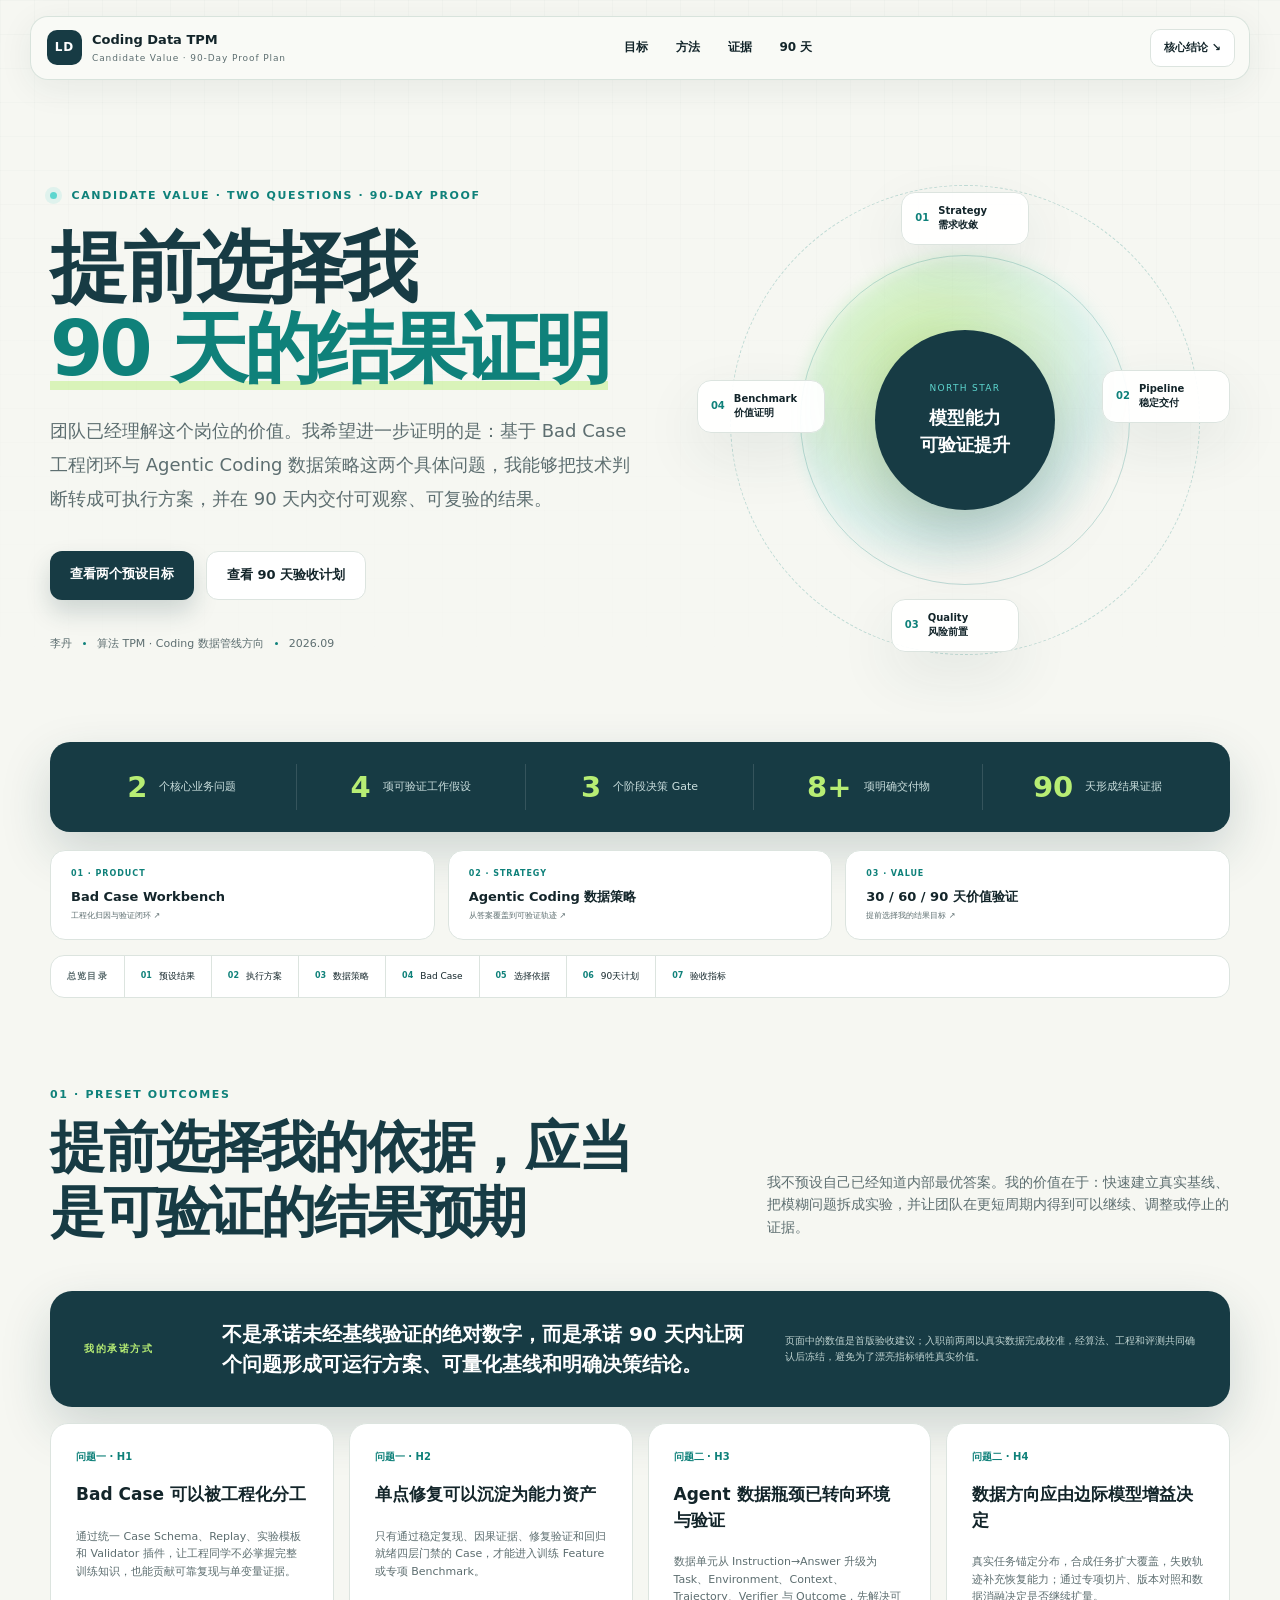
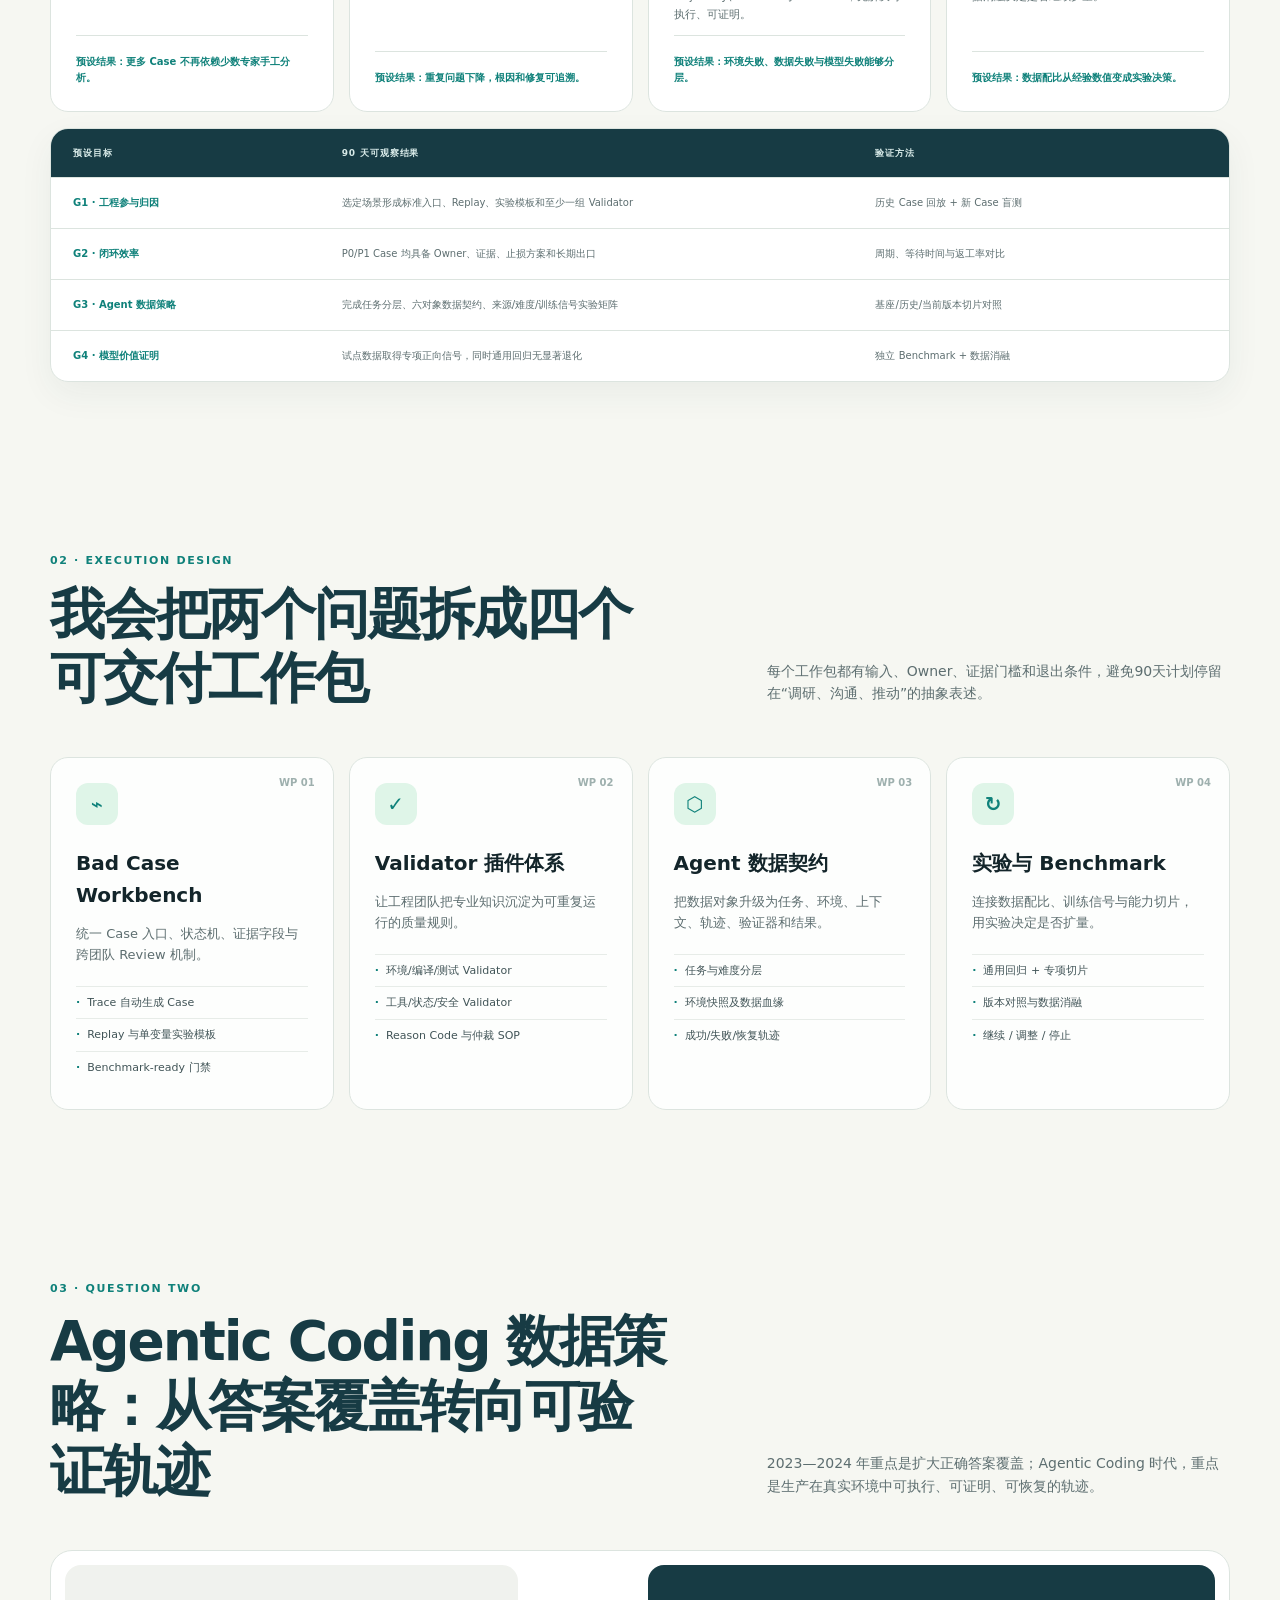
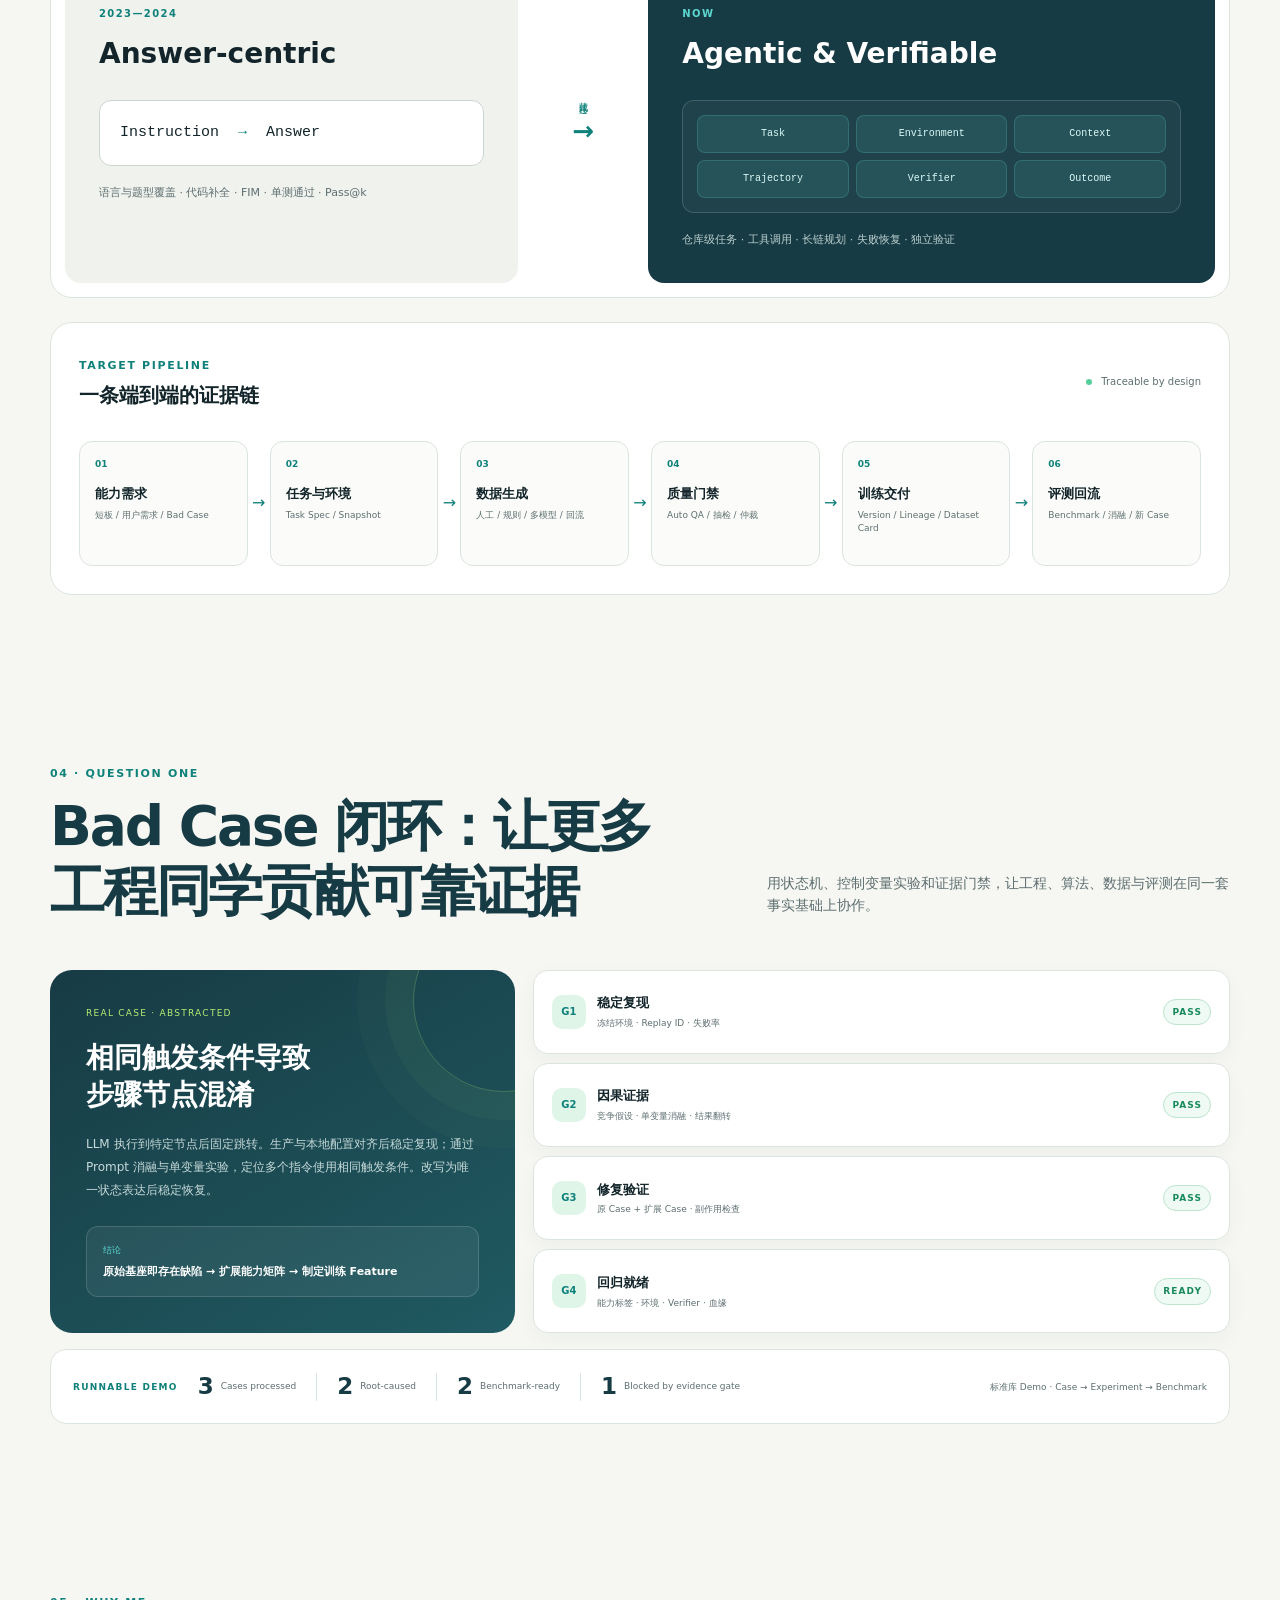
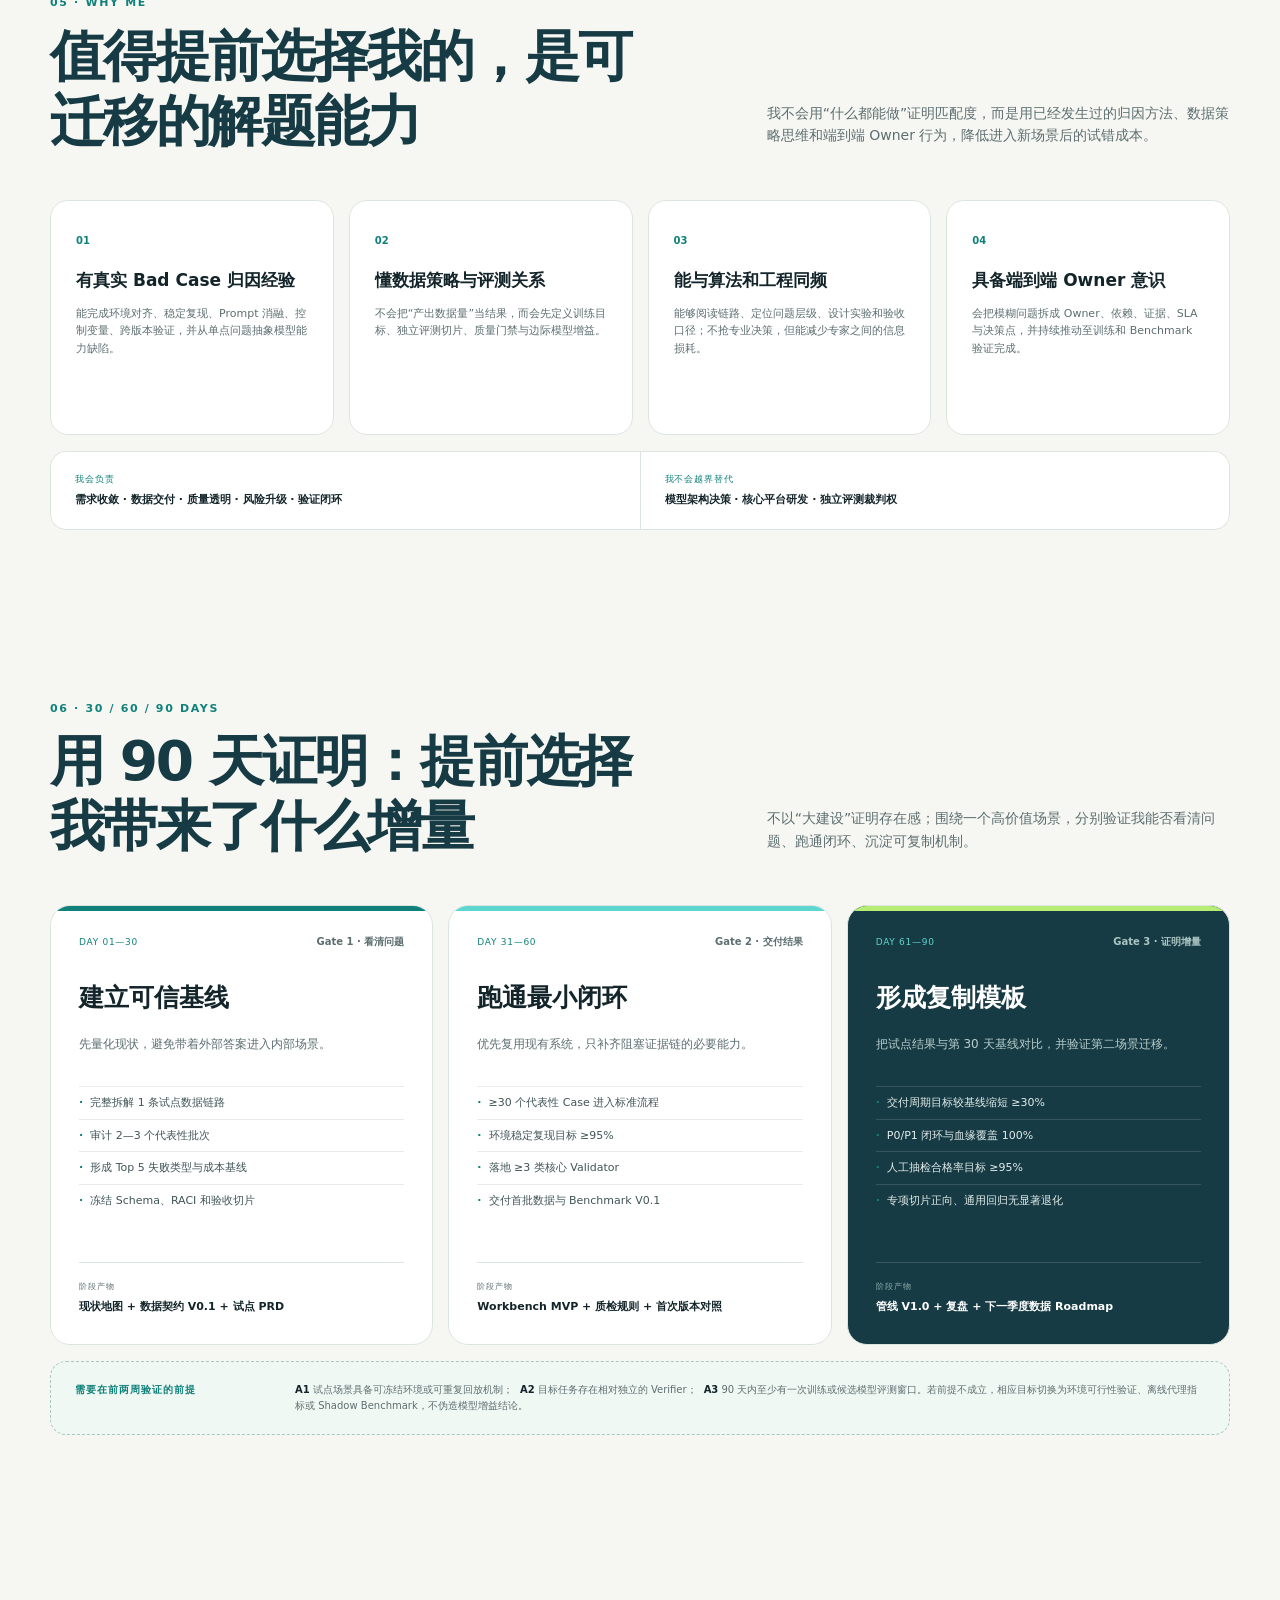
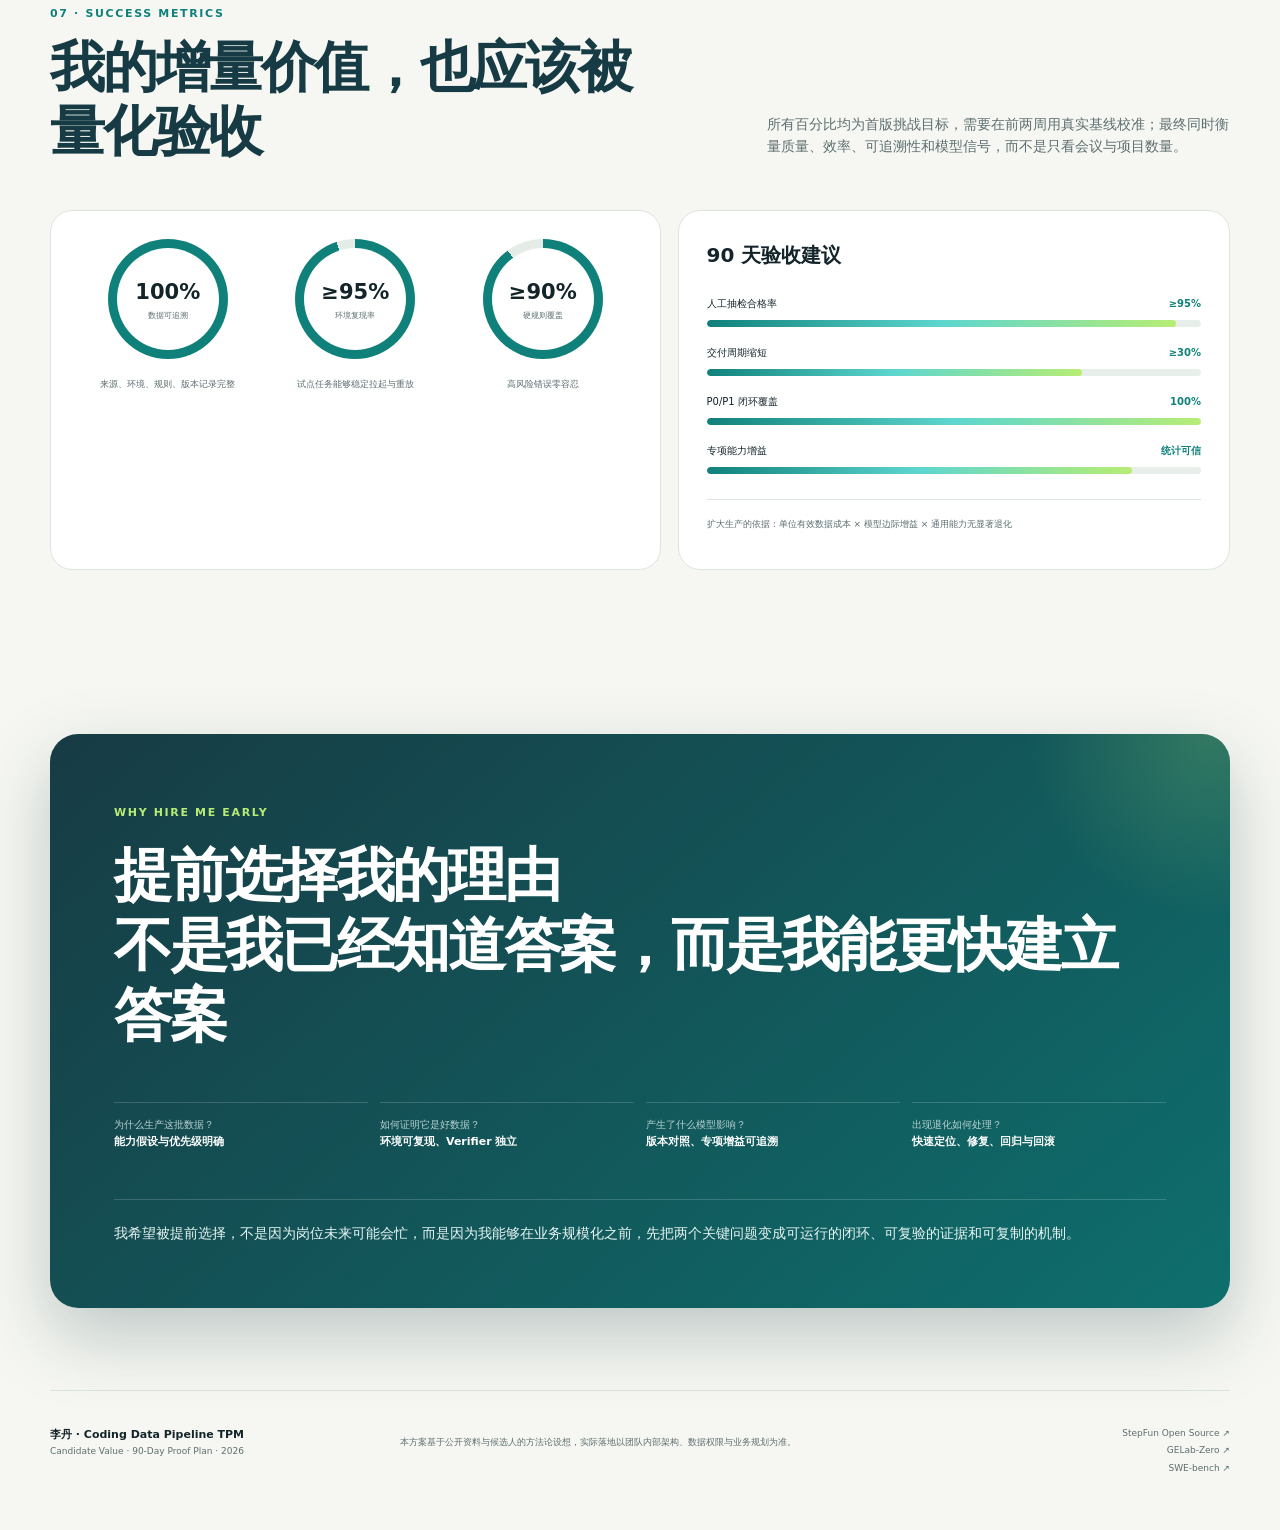
<file: index.html>
<!doctype html>
<html lang="zh-CN">
<head>
  <meta charset="utf-8">
  <meta name="viewport" content="width=device-width, initial-scale=1">
  <meta name="description" content="李丹如何在 90 天内证明 Coding 数据管线 TPM 的交付价值：两个问题、四项工作假设与可验收目标。">
  <title>为什么值得提前选择我｜Coding 数据管线 TPM 90 天验证计划</title>
  <link rel="stylesheet" href="styles.css">
  <link rel="stylesheet" href="clean.css">
</head>
<body>
  <div class="reading-progress" aria-hidden="true"><span id="progressBar"></span></div>
  <header class="nav-shell">
    <a class="brand" href="#top" aria-label="返回顶部">
      <span class="brand-mark">LD</span>
      <span><b>Coding Data TPM</b><small>Candidate Value · 90-Day Proof Plan</small></span>
    </a>
    <nav aria-label="页面导航">
      <a href="#why-now">目标</a><a href="#strategy">方法</a><a href="#fit">证据</a><a href="#roadmap">90 天</a>
    </nav>
    <a class="nav-cta" href="#closing">核心结论 ↘</a>
  </header>

  <main id="top">
    <section class="hero section-grid">
      <div class="hero-copy reveal">
        <div class="eyebrow"><span class="pulse"></span> CANDIDATE VALUE · TWO QUESTIONS · 90-DAY PROOF</div>
        <h1>提前选择我<br><span>90 天的结果证明</span></h1>
        <p class="hero-lead">团队已经理解这个岗位的价值。我希望进一步证明的是：基于 Bad Case 工程闭环与 Agentic Coding 数据策略这两个具体问题，我能够把技术判断转成可执行方案，并在 90 天内交付可观察、可复验的结果。</p>
        <div class="hero-actions">
          <a class="button primary" href="#why-now">查看两个预设目标</a>
          <a class="button secondary" href="#roadmap">查看 90 天验收计划</a>
        </div>
        <div class="author-line"><span>李丹</span><i></i><span>算法 TPM · Coding 数据管线方向</span><i></i><span>2026.09</span></div>
      </div>

      <div class="hero-visual reveal" aria-label="数据飞轮示意图">
        <div class="orbit orbit-one"></div><div class="orbit orbit-two"></div>
        <div class="core"><small>North Star</small><strong>模型能力<br>可验证提升</strong></div>
        <div class="orbit-node n1"><b>01</b><span>Strategy<br>需求收敛</span></div>
        <div class="orbit-node n2"><b>02</b><span>Pipeline<br>稳定交付</span></div>
        <div class="orbit-node n3"><b>03</b><span>Quality<br>风险前置</span></div>
        <div class="orbit-node n4"><b>04</b><span>Benchmark<br>价值证明</span></div>
      </div>
    </section>

    <section class="signal-strip reveal" aria-label="方案核心数字">
      <div><strong>2</strong><span>个核心业务问题</span></div>
      <div><strong>4</strong><span>项可验证工作假设</span></div>
      <div><strong>3</strong><span>个阶段决策 Gate</span></div>
      <div><strong>8+</strong><span>项明确交付物</span></div>
      <div><strong>90</strong><span>天形成结果证据</span></div>
    </section>

    <section class="materials section-grid reveal" aria-label="三份独立材料">
      <a href="badcase-workbench/"><span>01 · PRODUCT</span><b>Bad Case Workbench</b><small>工程化归因与验证闭环 ↗</small></a>
      <a href="agent-coding-strategy/"><span>02 · STRATEGY</span><b>Agentic Coding 数据策略</b><small>从答案覆盖到可验证轨迹 ↗</small></a>
      <a href="90-day-value/"><span>03 · VALUE</span><b>30 / 60 / 90 天价值验证</b><small>提前选择我的结果目标 ↗</small></a>
    </section>

    <aside class="overview-toc section-grid reveal" aria-label="总览目录">
      <span>总览目录</span><a href="#why-now"><b>01</b>预设结果</a><a href="#strategy"><b>02</b>执行方案</a><a href="#pipeline"><b>03</b>数据策略</a><a href="#case"><b>04</b>Bad Case</a><a href="#fit"><b>05</b>选择依据</a><a href="#roadmap"><b>06</b>90天计划</a><a href="#metrics"><b>07</b>验收指标</a>
    </aside>

    <section class="section why-now" id="why-now">
      <div class="section-heading reveal">
        <div><span class="kicker">01 · PRESET OUTCOMES</span><h2>提前选择我的依据，应当是可验证的结果预期</h2></div>
        <p>我不预设自己已经知道内部最优答案。我的价值在于：快速建立真实基线、把模糊问题拆成实验，并让团队在更短周期内得到可以继续、调整或停止的证据。</p>
      </div>
      <div class="decision-callout reveal">
        <span>我的承诺方式</span>
        <h3>不是承诺未经基线验证的绝对数字，而是承诺 90 天内让两个问题形成可运行方案、可量化基线和明确决策结论。</h3>
        <p>页面中的数值是首版验收建议；入职前两周以真实数据完成校准，经算法、工程和评测共同确认后冻结，避免为了漂亮指标牺牲真实价值。</p>
      </div>
      <div class="why-grid">
        <article class="why-card reveal"><span>问题一 · H1</span><h3>Bad Case 可以被工程化分工</h3><p>通过统一 Case Schema、Replay、实验模板和 Validator 插件，让工程同学不必掌握完整训练知识，也能贡献可靠复现与单变量证据。</p><b>预设结果：更多 Case 不再依赖少数专家手工分析。</b></article>
        <article class="why-card reveal"><span>问题一 · H2</span><h3>单点修复可以沉淀为能力资产</h3><p>只有通过稳定复现、因果证据、修复验证和回归就绪四层门禁的 Case，才能进入训练 Feature 或专项 Benchmark。</p><b>预设结果：重复问题下降，根因和修复可追溯。</b></article>
        <article class="why-card reveal"><span>问题二 · H3</span><h3>Agent 数据瓶颈已转向环境与验证</h3><p>数据单元从 Instruction→Answer 升级为 Task、Environment、Context、Trajectory、Verifier 与 Outcome，先解决可执行、可证明。</p><b>预设结果：环境失败、数据失败与模型失败能够分层。</b></article>
        <article class="why-card reveal"><span>问题二 · H4</span><h3>数据方向应由边际模型增益决定</h3><p>真实任务锚定分布，合成任务扩大覆盖，失败轨迹补充恢复能力；通过专项切片、版本对照和数据消融决定是否继续扩量。</p><b>预设结果：数据配比从经验数值变成实验决策。</b></article>
      </div>
      <div class="goal-table reveal">
        <div class="goal-row goal-head"><span>预设目标</span><span>90 天可观察结果</span><span>验证方法</span></div>
        <div class="goal-row"><b>G1 · 工程参与归因</b><span>选定场景形成标准入口、Replay、实验模板和至少一组 Validator</span><span>历史 Case 回放 + 新 Case 盲测</span></div>
        <div class="goal-row"><b>G2 · 闭环效率</b><span>P0/P1 Case 均具备 Owner、证据、止损方案和长期出口</span><span>周期、等待时间与返工率对比</span></div>
        <div class="goal-row"><b>G3 · Agent 数据策略</b><span>完成任务分层、六对象数据契约、来源/难度/训练信号实验矩阵</span><span>基座/历史/当前版本切片对照</span></div>
        <div class="goal-row"><b>G4 · 模型价值证明</b><span>试点数据取得专项正向信号，同时通用回归无显著退化</span><span>独立 Benchmark + 数据消融</span></div>
      </div>
    </section>

    <section class="section" id="strategy">
      <div class="section-heading reveal">
        <div><span class="kicker">02 · EXECUTION DESIGN</span><h2>我会把两个问题拆成四个可交付工作包</h2></div>
        <p>每个工作包都有输入、Owner、证据门槛和退出条件，避免90天计划停留在“调研、沟通、推动”的抽象表述。</p>
      </div>
      <div class="strategy-grid">
        <article class="strategy-card reveal"><span>WP 01</span><div class="icon">⌁</div><h3>Bad Case Workbench</h3><p>统一 Case 入口、状态机、证据字段与跨团队 Review 机制。</p><ul><li>Trace 自动生成 Case</li><li>Replay 与单变量实验模板</li><li>Benchmark-ready 门禁</li></ul></article>
        <article class="strategy-card reveal"><span>WP 02</span><div class="icon">✓</div><h3>Validator 插件体系</h3><p>让工程团队把专业知识沉淀为可重复运行的质量规则。</p><ul><li>环境/编译/测试 Validator</li><li>工具/状态/安全 Validator</li><li>Reason Code 与仲裁 SOP</li></ul></article>
        <article class="strategy-card reveal"><span>WP 03</span><div class="icon">⬡</div><h3>Agent 数据契约</h3><p>把数据对象升级为任务、环境、上下文、轨迹、验证器和结果。</p><ul><li>任务与难度分层</li><li>环境快照及数据血缘</li><li>成功/失败/恢复轨迹</li></ul></article>
        <article class="strategy-card reveal"><span>WP 04</span><div class="icon">↻</div><h3>实验与 Benchmark</h3><p>连接数据配比、训练信号与能力切片，用实验决定是否扩量。</p><ul><li>通用回归 + 专项切片</li><li>版本对照与数据消融</li><li>继续 / 调整 / 停止</li></ul></article>
      </div>
    </section>

    <section class="section evolution" id="pipeline">
      <div class="section-heading reveal">
        <div><span class="kicker">03 · QUESTION TWO</span><h2>Agentic Coding 数据策略：从答案覆盖转向可验证轨迹</h2></div>
        <p>2023—2024 年重点是扩大正确答案覆盖；Agentic Coding 时代，重点是生产在真实环境中可执行、可证明、可恢复的轨迹。</p>
      </div>
      <div class="compare reveal">
        <div class="compare-side legacy"><span class="year">2023—2024</span><h3>Answer-centric</h3><div class="formula">Instruction <b>→</b> Answer</div><p>语言与题型覆盖 · 代码补全 · FIM · 单测通过 · Pass@k</p></div>
        <div class="shift-arrow"><span>范式迁移</span><b>→</b></div>
        <div class="compare-side agentic"><span class="year">NOW</span><h3>Agentic &amp; Verifiable</h3><div class="formula six"><i>Task</i><i>Environment</i><i>Context</i><i>Trajectory</i><i>Verifier</i><i>Outcome</i></div><p>仓库级任务 · 工具调用 · 长链规划 · 失败恢复 · 独立验证</p></div>
      </div>

      <div class="flow-board reveal" aria-label="目标数据管线">
        <div class="flow-head"><div><span class="kicker">TARGET PIPELINE</span><h3>一条端到端的证据链</h3></div><span class="status"><i></i> Traceable by design</span></div>
        <div class="flow">
          <div class="flow-node"><b>01</b><strong>能力需求</strong><small>短板 / 用户需求 / Bad Case</small></div><em>→</em>
          <div class="flow-node"><b>02</b><strong>任务与环境</strong><small>Task Spec / Snapshot</small></div><em>→</em>
          <div class="flow-node"><b>03</b><strong>数据生成</strong><small>人工 / 规则 / 多模型 / 回流</small></div><em>→</em>
          <div class="flow-node"><b>04</b><strong>质量门禁</strong><small>Auto QA / 抽检 / 仲裁</small></div><em>→</em>
          <div class="flow-node"><b>05</b><strong>训练交付</strong><small>Version / Lineage / Dataset Card</small></div><em>→</em>
          <div class="flow-node"><b>06</b><strong>评测回流</strong><small>Benchmark / 消融 / 新 Case</small></div>
        </div>
      </div>
    </section>

    <section class="section case-section" id="case">
      <div class="section-heading reveal">
        <div><span class="kicker">04 · QUESTION ONE</span><h2>Bad Case 闭环：让更多工程同学贡献可靠证据</h2></div>
        <p>用状态机、控制变量实验和证据门禁，让工程、算法、数据与评测在同一套事实基础上协作。</p>
      </div>
      <div class="case-grid">
        <article class="case-story reveal">
          <div class="case-tag">REAL CASE · ABSTRACTED</div>
          <h3>相同触发条件导致<br>步骤节点混淆</h3>
          <p>LLM 执行到特定节点后固定跳转。生产与本地配置对齐后稳定复现；通过 Prompt 消融与单变量实验，定位多个指令使用相同触发条件。改写为唯一状态表达后稳定恢复。</p>
          <div class="case-result"><span>结论</span><strong>原始基座即存在缺陷 → 扩展能力矩阵 → 制定训练 Feature</strong></div>
        </article>
        <div class="gates reveal">
          <div class="gate active"><span>G1</span><div><strong>稳定复现</strong><small>冻结环境 · Replay ID · 失败率</small></div><b>PASS</b></div>
          <div class="gate active"><span>G2</span><div><strong>因果证据</strong><small>竞争假设 · 单变量消融 · 结果翻转</small></div><b>PASS</b></div>
          <div class="gate active"><span>G3</span><div><strong>修复验证</strong><small>原 Case + 扩展 Case · 副作用检查</small></div><b>PASS</b></div>
          <div class="gate active"><span>G4</span><div><strong>回归就绪</strong><small>能力标签 · 环境 · Verifier · 血缘</small></div><b>READY</b></div>
        </div>
      </div>
      <div class="demo-strip reveal">
        <span class="demo-label">RUNNABLE DEMO</span>
        <div><strong>3</strong><small>Cases processed</small></div><i></i><div><strong>2</strong><small>Root-caused</small></div><i></i><div><strong>2</strong><small>Benchmark-ready</small></div><i></i><div><strong>1</strong><small>Blocked by evidence gate</small></div>
        <span class="demo-note">标准库 Demo · Case → Experiment → Benchmark</span>
      </div>
    </section>

    <section class="section fit-section" id="fit">
      <div class="section-heading reveal">
        <div><span class="kicker">05 · WHY ME</span><h2>值得提前选择我的，是可迁移的解题能力</h2></div>
        <p>我不会用“什么都能做”证明匹配度，而是用已经发生过的归因方法、数据策略思维和端到端 Owner 行为，降低进入新场景后的试错成本。</p>
      </div>
      <div class="fit-grid">
        <article class="fit-card reveal"><span>01</span><h3>有真实 Bad Case 归因经验</h3><p>能完成环境对齐、稳定复现、Prompt 消融、控制变量、跨版本验证，并从单点问题抽象模型能力缺陷。</p></article>
        <article class="fit-card reveal"><span>02</span><h3>懂数据策略与评测关系</h3><p>不会把“产出数据量”当结果，而会先定义训练目标、独立评测切片、质量门禁与边际模型增益。</p></article>
        <article class="fit-card reveal"><span>03</span><h3>能与算法和工程同频</h3><p>能够阅读链路、定位问题层级、设计实验和验收口径；不抢专业决策，但能减少专家之间的信息损耗。</p></article>
        <article class="fit-card reveal"><span>04</span><h3>具备端到端 Owner 意识</h3><p>会把模糊问题拆成 Owner、依赖、证据、SLA 与决策点，并持续推动至训练和 Benchmark 验证完成。</p></article>
      </div>
      <div class="boundary reveal"><div><span>我会负责</span><b>需求收敛 · 数据交付 · 质量透明 · 风险升级 · 验证闭环</b></div><div><span>我不会越界替代</span><b>模型架构决策 · 核心平台研发 · 独立评测裁判权</b></div></div>
    </section>

    <section class="section roadmap-section" id="roadmap">
      <div class="section-heading reveal">
        <div><span class="kicker">06 · 30 / 60 / 90 DAYS</span><h2>用 90 天证明：提前选择我带来了什么增量</h2></div>
        <p>不以“大建设”证明存在感；围绕一个高价值场景，分别验证我能否看清问题、跑通闭环、沉淀可复制机制。</p>
      </div>
      <div class="roadmap">
        <article class="phase phase-one reveal"><div class="phase-top"><span>DAY 01—30</span><b>Gate 1 · 看清问题</b></div><h3>建立可信基线</h3><p>先量化现状，避免带着外部答案进入内部场景。</p><ul><li>完整拆解 1 条试点数据链路</li><li>审计 2—3 个代表性批次</li><li>形成 Top 5 失败类型与成本基线</li><li>冻结 Schema、RACI 和验收切片</li></ul><div class="phase-outcome">阶段产物 <b>现状地图 + 数据契约 V0.1 + 试点 PRD</b></div></article>
        <article class="phase phase-two reveal"><div class="phase-top"><span>DAY 31—60</span><b>Gate 2 · 交付结果</b></div><h3>跑通最小闭环</h3><p>优先复用现有系统，只补齐阻塞证据链的必要能力。</p><ul><li>≥30 个代表性 Case 进入标准流程</li><li>环境稳定复现目标 ≥95%</li><li>落地 ≥3 类核心 Validator</li><li>交付首批数据与 Benchmark V0.1</li></ul><div class="phase-outcome">阶段产物 <b>Workbench MVP + 质检规则 + 首次版本对照</b></div></article>
        <article class="phase phase-three reveal"><div class="phase-top"><span>DAY 61—90</span><b>Gate 3 · 证明增量</b></div><h3>形成复制模板</h3><p>把试点结果与第 30 天基线对比，并验证第二场景迁移。</p><ul><li>交付周期目标较基线缩短 ≥30%</li><li>P0/P1 闭环与血缘覆盖 100%</li><li>人工抽检合格率目标 ≥95%</li><li>专项切片正向、通用回归无显著退化</li></ul><div class="phase-outcome">阶段产物 <b>管线 V1.0 + 复盘 + 下一季度数据 Roadmap</b></div></article>
      </div>
      <div class="assumption-box reveal"><span>需要在前两周验证的前提</span><p><b>A1</b> 试点场景具备可冻结环境或可重复回放机制；<b>A2</b> 目标任务存在相对独立的 Verifier；<b>A3</b> 90 天内至少有一次训练或候选模型评测窗口。若前提不成立，相应目标切换为环境可行性验证、离线代理指标或 Shadow Benchmark，不伪造模型增益结论。</p></div>
    </section>

    <section class="section metrics-section" id="metrics">
      <div class="section-heading reveal">
        <div><span class="kicker">07 · SUCCESS METRICS</span><h2>我的增量价值，也应该被量化验收</h2></div>
        <p>所有百分比均为首版挑战目标，需要在前两周用真实基线校准；最终同时衡量质量、效率、可追溯性和模型信号，而不是只看会议与项目数量。</p>
      </div>
      <div class="metric-layout">
        <div class="metric-rings reveal">
          <div class="ring-card"><div class="ring p100"><span><b>100%</b><small>数据可追溯</small></span></div><p>来源、环境、规则、版本记录完整</p></div>
          <div class="ring-card"><div class="ring p95"><span><b>≥95%</b><small>环境复现率</small></span></div><p>试点任务能够稳定拉起与重放</p></div>
          <div class="ring-card"><div class="ring p90"><span><b>≥90%</b><small>硬规则覆盖</small></span></div><p>高风险错误零容忍</p></div>
        </div>
        <div class="metric-bars reveal">
          <h3>90 天验收建议</h3>
          <div class="bar-row"><div><span>人工抽检合格率</span><b>≥95%</b></div><div class="bar"><i style="--w:95%"></i></div></div>
          <div class="bar-row"><div><span>交付周期缩短</span><b>≥30%</b></div><div class="bar"><i style="--w:76%"></i></div></div>
          <div class="bar-row"><div><span>P0/P1 闭环覆盖</span><b>100%</b></div><div class="bar"><i style="--w:100%"></i></div></div>
          <div class="bar-row"><div><span>专项能力增益</span><b>统计可信</b></div><div class="bar"><i style="--w:86%"></i></div></div>
          <p class="metric-footnote">扩大生产的依据：单位有效数据成本 × 模型边际增益 × 通用能力无显著退化</p>
        </div>
      </div>
    </section>

    <section class="closing section" id="closing">
      <div class="closing-card reveal">
        <span class="kicker">WHY HIRE ME EARLY</span>
        <h2>提前选择我的理由<br>不是我已经知道答案，而是我能更快建立答案</h2>
        <div class="closing-grid">
          <p>为什么生产这批数据？<br><b>能力假设与优先级明确</b></p>
          <p>如何证明它是好数据？<br><b>环境可复现、Verifier 独立</b></p>
          <p>产生了什么模型影响？<br><b>版本对照、专项增益可追溯</b></p>
          <p>出现退化如何处理？<br><b>快速定位、修复、回归与回滚</b></p>
        </div>
        <blockquote>我希望被提前选择，不是因为岗位未来可能会忙，而是因为我能够在业务规模化之前，先把两个关键问题变成可运行的闭环、可复验的证据和可复制的机制。</blockquote>
      </div>
    </section>
  </main>

  <footer>
    <div><b>李丹 · Coding Data Pipeline TPM</b><span>Candidate Value · 90-Day Proof Plan · 2026</span></div>
    <p>本方案基于公开资料与候选人的方法论设想，实际落地以团队内部架构、数据权限与业务规划为准。</p>
    <div class="sources"><a href="https://github.com/stepfun-ai" target="_blank" rel="noreferrer">StepFun Open Source ↗</a><a href="https://github.com/stepfun-ai/gelab-zero" target="_blank" rel="noreferrer">GELab-Zero ↗</a><a href="https://arxiv.org/abs/2310.06770" target="_blank" rel="noreferrer">SWE-bench ↗</a></div>
  </footer>
  <script src="script.js"></script>
</body>
</html>
</file>
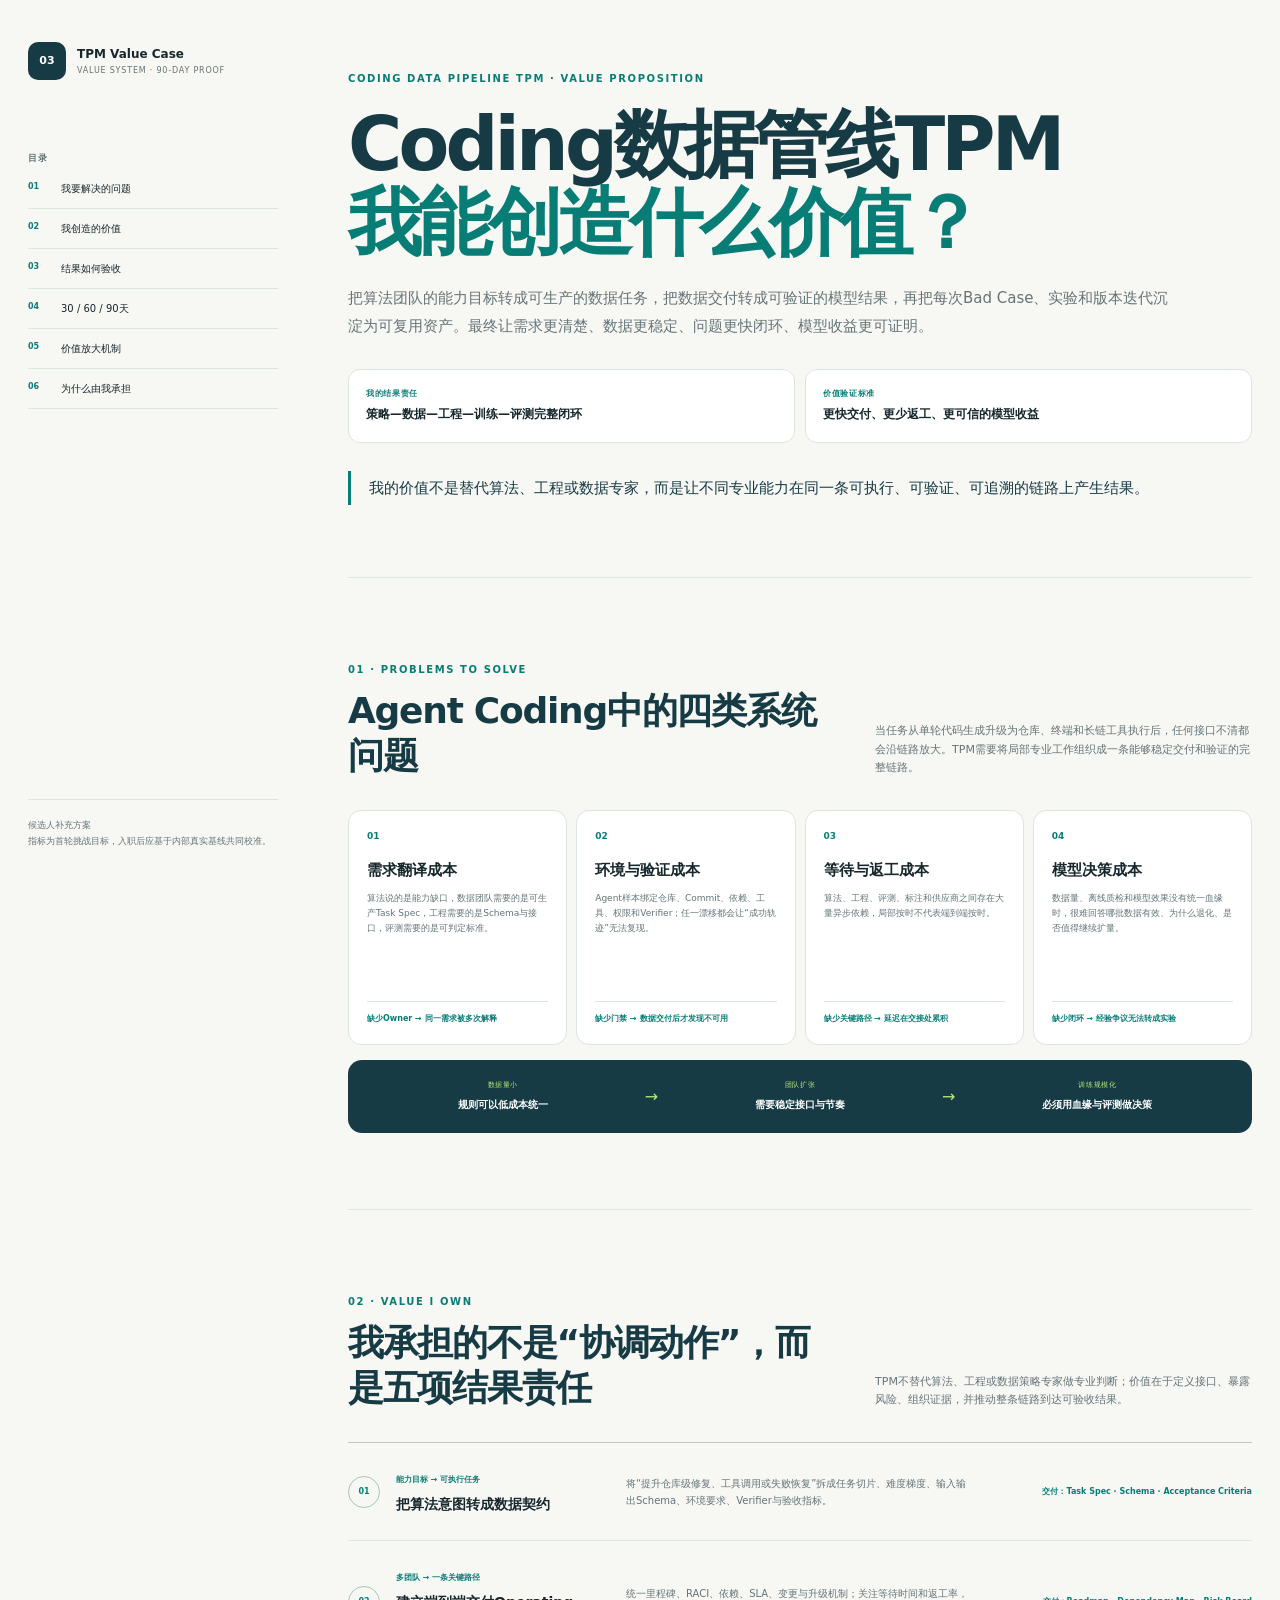
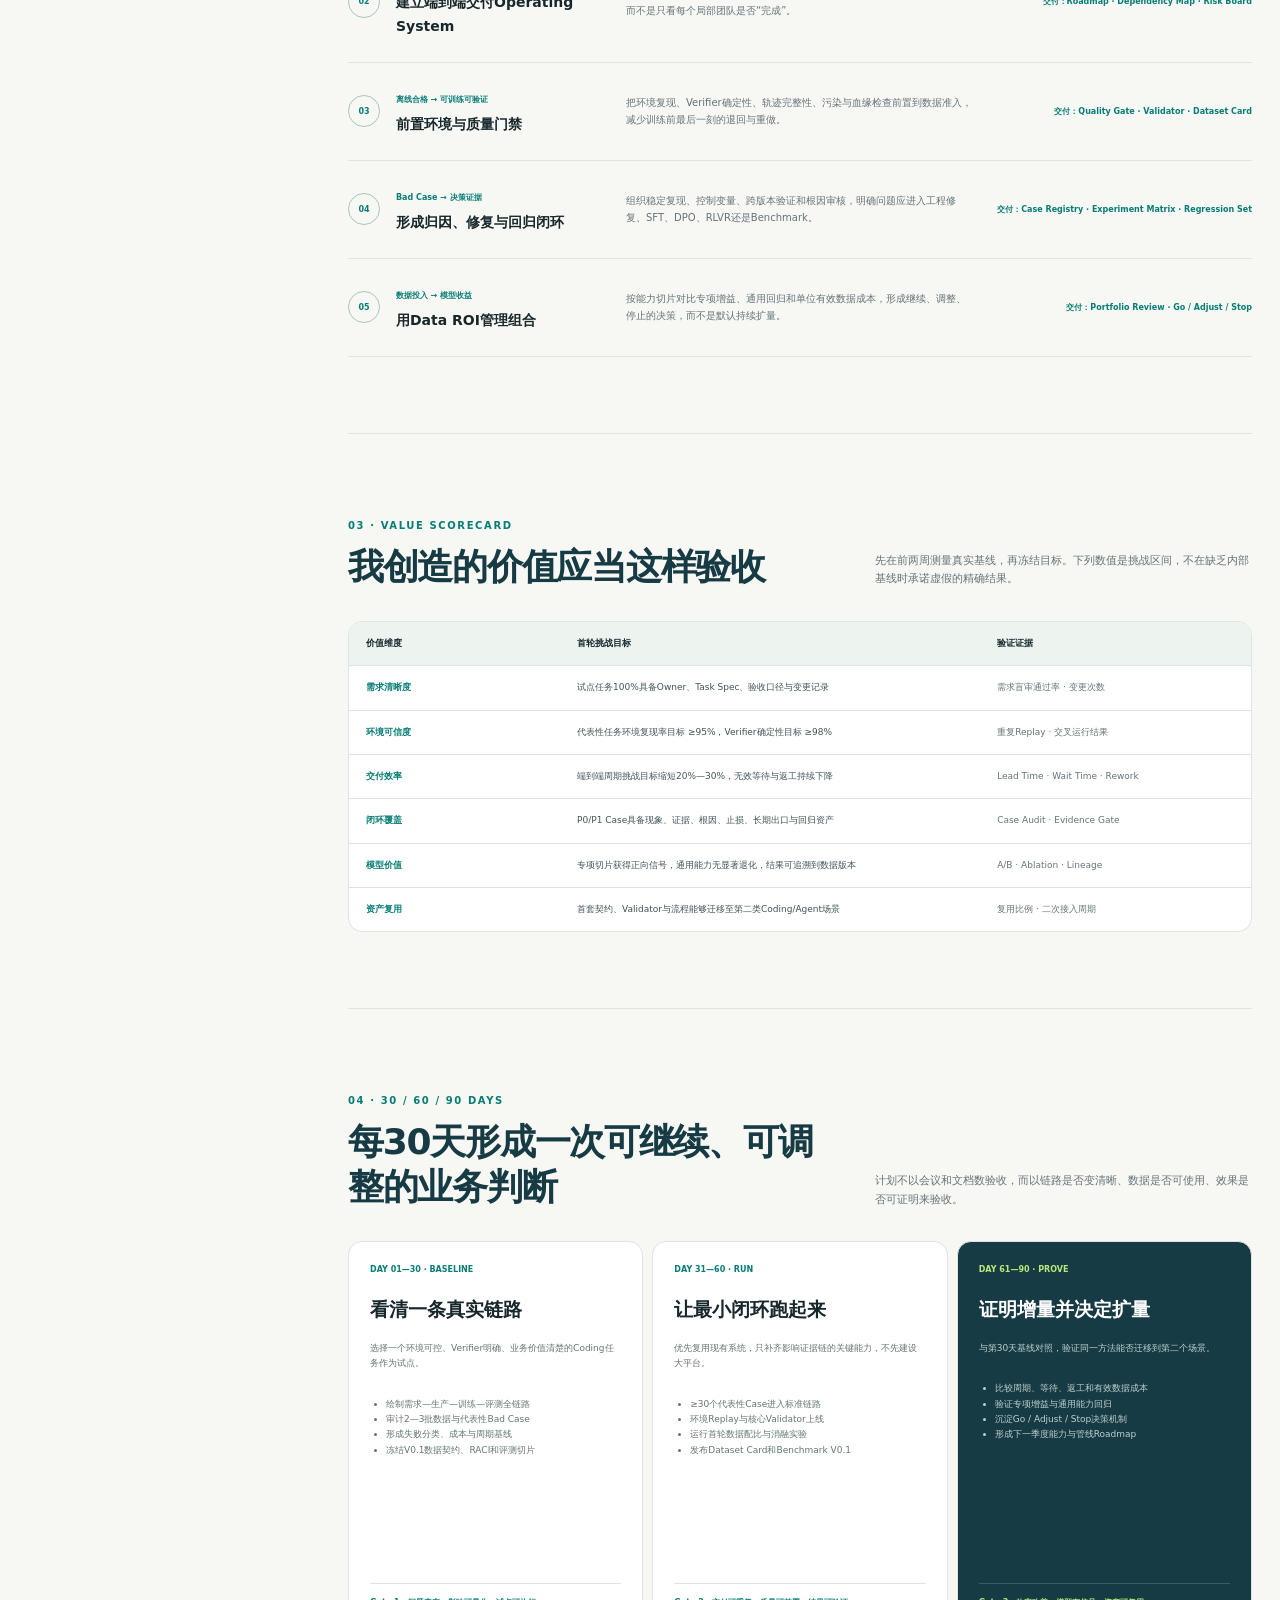
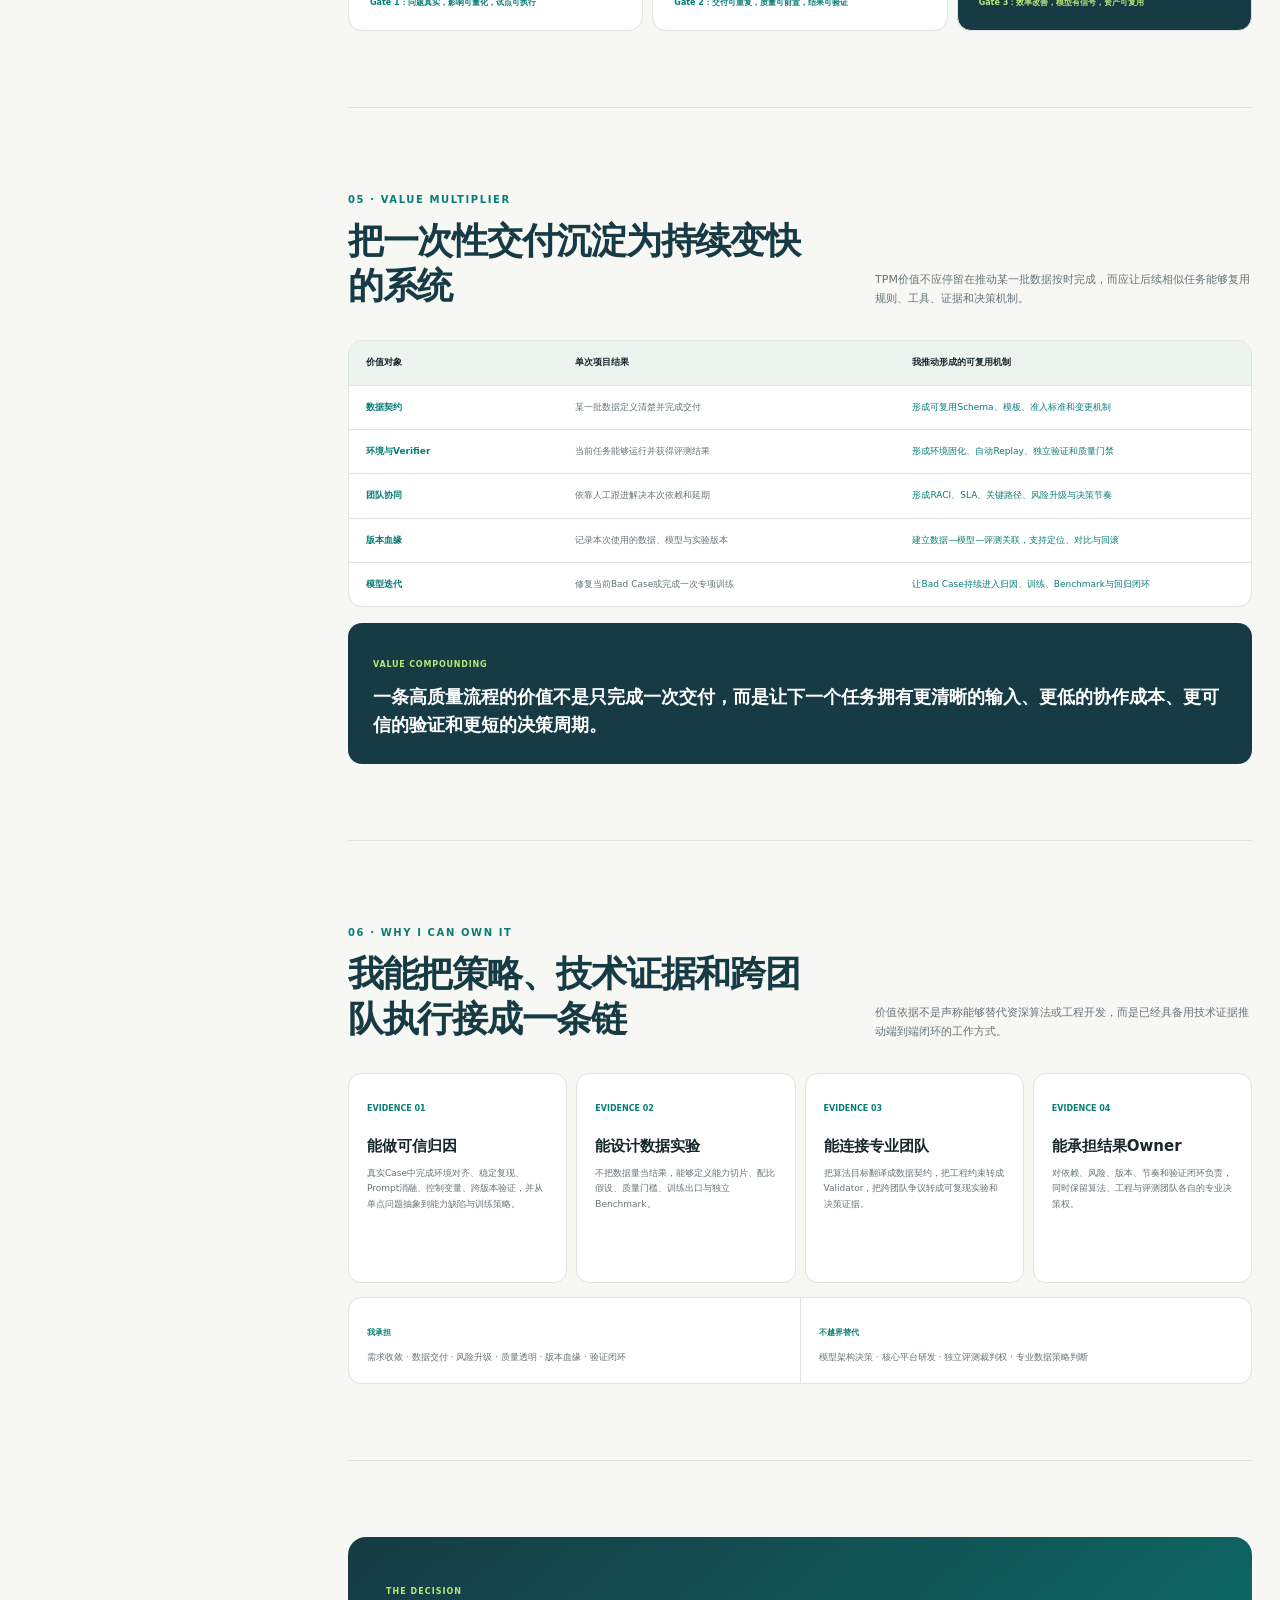
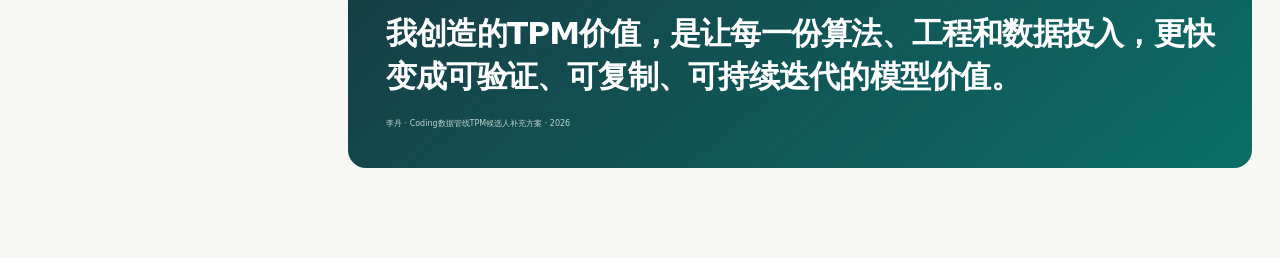
<file: 90-day-value/index.html>
<!doctype html>
<html lang="zh-CN">
<head>
  <meta charset="utf-8">
  <meta name="viewport" content="width=device-width,initial-scale=1">
  <meta name="description" content="李丹作为Coding数据管线TPM能够创造的业务价值，以及30/60/90天可交付的验证结果。">
  <meta property="og:title" content="Coding数据管线TPM｜价值证明方案">
  <meta property="og:description" content="把能力目标转成可生产、可验证、可追溯的数据与模型闭环。">
  <title>Coding数据管线TPM｜价值证明方案</title>
  <link rel="stylesheet" href="../value.css">
</head>
<body>
<div class="layout">
  <aside class="sidebar">
    <a class="brand" href="#top"><i>03</i><span><b>TPM Value Case</b><small>VALUE SYSTEM · 90-DAY PROOF</small></span></a>
    <nav class="toc" aria-label="目录">
      <span>目录</span>
      <a href="#case"><b>01</b>我要解决的问题</a>
      <a href="#value"><b>02</b>我创造的价值</a>
      <a href="#scorecard"><b>03</b>结果如何验收</a>
      <a href="#roadmap"><b>04</b>30 / 60 / 90天</a>
      <a href="#multiplier"><b>05</b>价值放大机制</a>
      <a href="#fit"><b>06</b>为什么由我承担</a>
    </nav>
    <p class="side-note">候选人补充方案<br>指标为首轮挑战目标，入职后应基于内部真实基线共同校准。</p>
  </aside>

  <main class="content" id="top">
    <header class="hero">
      <div class="eyebrow">CODING DATA PIPELINE TPM · VALUE PROPOSITION</div>
      <h1>Coding数据管线TPM<br><span>我能创造什么价值？</span></h1>
      <p class="lead">把算法团队的能力目标转成可生产的数据任务，把数据交付转成可验证的模型结果，再把每次Bad Case、实验和版本迭代沉淀为可复用资产。最终让需求更清楚、数据更稳定、问题更快闭环、模型收益更可证明。</p>
      <div class="hero-proof">
        <div><span>我的结果责任</span><b>策略—数据—工程—训练—评测完整闭环</b></div>
        <div><span>价值验证标准</span><b>更快交付、更少返工、更可信的模型收益</b></div>
      </div>
      <blockquote>我的价值不是替代算法、工程或数据专家，而是让不同专业能力在同一条可执行、可验证、可追溯的链路上产生结果。</blockquote>
    </header>

    <section class="section" id="case">
      <div class="heading"><div><span class="eyebrow">01 · PROBLEMS TO SOLVE</span><h2>Agent Coding中的四类系统问题</h2></div><p>当任务从单轮代码生成升级为仓库、终端和长链工具执行后，任何接口不清都会沿链路放大。TPM需要将局部专业工作组织成一条能够稳定交付和验证的完整链路。</p></div>
      <div class="cost-grid">
        <article><span>01</span><h3>需求翻译成本</h3><p>算法说的是能力缺口，数据团队需要的是可生产Task Spec，工程需要的是Schema与接口，评测需要的是可判定标准。</p><b>缺少Owner → 同一需求被多次解释</b></article>
        <article><span>02</span><h3>环境与验证成本</h3><p>Agent样本绑定仓库、Commit、依赖、工具、权限和Verifier；任一漂移都会让“成功轨迹”无法复现。</p><b>缺少门禁 → 数据交付后才发现不可用</b></article>
        <article><span>03</span><h3>等待与返工成本</h3><p>算法、工程、评测、标注和供应商之间存在大量异步依赖，局部按时不代表端到端按时。</p><b>缺少关键路径 → 延迟在交接处累积</b></article>
        <article><span>04</span><h3>模型决策成本</h3><p>数据量、离线质检和模型效果没有统一血缘时，很难回答哪批数据有效、为什么退化、是否值得继续扩量。</p><b>缺少闭环 → 经验争议无法转成实验</b></article>
      </div>
      <div class="timing-line"><div><span>数据量小</span><b>规则可以低成本统一</b></div><i>→</i><div><span>团队扩张</span><b>需要稳定接口与节奏</b></div><i>→</i><div><span>训练规模化</span><b>必须用血缘与评测做决策</b></div></div>
    </section>

    <section class="section" id="value">
      <div class="heading"><div><span class="eyebrow">02 · VALUE I OWN</span><h2>我承担的不是“协调动作”，而是五项结果责任</h2></div><p>TPM不替代算法、工程或数据策略专家做专业判断；价值在于定义接口、暴露风险、组织证据，并推动整条链路到达可验收结果。</p></div>
      <div class="value-stack">
        <article data-n="01"><div><span>能力目标 → 可执行任务</span><h3>把算法意图转成数据契约</h3></div><p>将“提升仓库级修复、工具调用或失败恢复”拆成任务切片、难度梯度、输入输出Schema、环境要求、Verifier与验收指标。</p><b>交付：Task Spec · Schema · Acceptance Criteria</b></article>
        <article data-n="02"><div><span>多团队 → 一条关键路径</span><h3>建立端到端交付Operating System</h3></div><p>统一里程碑、RACI、依赖、SLA、变更与升级机制；关注等待时间和返工率，而不是只看每个局部团队是否“完成”。</p><b>交付：Roadmap · Dependency Map · Risk Board</b></article>
        <article data-n="03"><div><span>离线合格 → 可训练可验证</span><h3>前置环境与质量门禁</h3></div><p>把环境复现、Verifier确定性、轨迹完整性、污染与血缘检查前置到数据准入，减少训练前最后一刻的退回与重做。</p><b>交付：Quality Gate · Validator · Dataset Card</b></article>
        <article data-n="04"><div><span>Bad Case → 决策证据</span><h3>形成归因、修复与回归闭环</h3></div><p>组织稳定复现、控制变量、跨版本验证和根因审核，明确问题应进入工程修复、SFT、DPO、RLVR还是Benchmark。</p><b>交付：Case Registry · Experiment Matrix · Regression Set</b></article>
        <article data-n="05"><div><span>数据投入 → 模型收益</span><h3>用Data ROI管理组合</h3></div><p>按能力切片对比专项增益、通用回归和单位有效数据成本，形成继续、调整、停止的决策，而不是默认持续扩量。</p><b>交付：Portfolio Review · Go / Adjust / Stop</b></article>
      </div>
    </section>

    <section class="section" id="scorecard">
      <div class="heading"><div><span class="eyebrow">03 · VALUE SCORECARD</span><h2>我创造的价值应当这样验收</h2></div><p>先在前两周测量真实基线，再冻结目标。下列数值是挑战区间，不在缺乏内部基线时承诺虚假的精确结果。</p></div>
      <div class="scorecard">
        <div class="s-head"><b>价值维度</b><b>首轮挑战目标</b><b>验证证据</b></div>
        <div><strong>需求清晰度</strong><p>试点任务100%具备Owner、Task Spec、验收口径与变更记录</p><span>需求盲审通过率 · 变更次数</span></div>
        <div><strong>环境可信度</strong><p>代表性任务环境复现率目标 ≥95%，Verifier确定性目标 ≥98%</p><span>重复Replay · 交叉运行结果</span></div>
        <div><strong>交付效率</strong><p>端到端周期挑战目标缩短20%—30%，无效等待与返工持续下降</p><span>Lead Time · Wait Time · Rework</span></div>
        <div><strong>闭环覆盖</strong><p>P0/P1 Case具备现象、证据、根因、止损、长期出口与回归资产</p><span>Case Audit · Evidence Gate</span></div>
        <div><strong>模型价值</strong><p>专项切片获得正向信号，通用能力无显著退化，结果可追溯到数据版本</p><span>A/B · Ablation · Lineage</span></div>
        <div><strong>资产复用</strong><p>首套契约、Validator与流程能够迁移至第二类Coding/Agent场景</p><span>复用比例 · 二次接入周期</span></div>
      </div>
    </section>

    <section class="section" id="roadmap">
      <div class="heading"><div><span class="eyebrow">04 · 30 / 60 / 90 DAYS</span><h2>每30天形成一次可继续、可调整的业务判断</h2></div><p>计划不以会议和文档数验收，而以链路是否变清晰、数据是否可使用、效果是否可证明来验收。</p></div>
      <div class="roadmap">
        <article><span>DAY 01—30 · BASELINE</span><h3>看清一条真实链路</h3><p>选择一个环境可控、Verifier明确、业务价值清楚的Coding任务作为试点。</p><ul><li>绘制需求—生产—训练—评测全链路</li><li>审计2—3批数据与代表性Bad Case</li><li>形成失败分类、成本与周期基线</li><li>冻结V0.1数据契约、RACI和评测切片</li></ul><b>Gate 1：问题真实，影响可量化，试点可执行</b></article>
        <article><span>DAY 31—60 · RUN</span><h3>让最小闭环跑起来</h3><p>优先复用现有系统，只补齐影响证据链的关键能力，不先建设大平台。</p><ul><li>≥30个代表性Case进入标准链路</li><li>环境Replay与核心Validator上线</li><li>运行首轮数据配比与消融实验</li><li>发布Dataset Card和Benchmark V0.1</li></ul><b>Gate 2：交付可重复，质量可前置，结果可验证</b></article>
        <article><span>DAY 61—90 · PROVE</span><h3>证明增量并决定扩量</h3><p>与第30天基线对照，验证同一方法能否迁移到第二个场景。</p><ul><li>比较周期、等待、返工和有效数据成本</li><li>验证专项增益与通用能力回归</li><li>沉淀Go / Adjust / Stop决策机制</li><li>形成下一季度能力与管线Roadmap</li></ul><b>Gate 3：效率改善，模型有信号，资产可复用</b></article>
      </div>
    </section>

    <section class="section" id="multiplier">
      <div class="heading"><div><span class="eyebrow">05 · VALUE MULTIPLIER</span><h2>把一次性交付沉淀为持续变快的系统</h2></div><p>TPM价值不应停留在推动某一批数据按时完成，而应让后续相似任务能够复用规则、工具、证据和决策机制。</p></div>
      <div class="compare">
        <div class="compare-head"><b>价值对象</b><b>单次项目结果</b><b>我推动形成的可复用机制</b></div>
        <div><strong>数据契约</strong><p>某一批数据定义清楚并完成交付</p><p>形成可复用Schema、模板、准入标准和变更机制</p></div>
        <div><strong>环境与Verifier</strong><p>当前任务能够运行并获得评测结果</p><p>形成环境固化、自动Replay、独立验证和质量门禁</p></div>
        <div><strong>团队协同</strong><p>依靠人工跟进解决本次依赖和延期</p><p>形成RACI、SLA、关键路径、风险升级与决策节奏</p></div>
        <div><strong>版本血缘</strong><p>记录本次使用的数据、模型与实验版本</p><p>建立数据—模型—评测关联，支持定位、对比与回滚</p></div>
        <div><strong>模型迭代</strong><p>修复当前Bad Case或完成一次专项训练</p><p>让Bad Case持续进入归因、训练、Benchmark与回归闭环</p></div>
      </div>
      <div class="case-statement"><span>VALUE COMPOUNDING</span><h3>一条高质量流程的价值不是只完成一次交付，而是让下一个任务拥有更清晰的输入、更低的协作成本、更可信的验证和更短的决策周期。</h3></div>
    </section>

    <section class="section" id="fit">
      <div class="heading"><div><span class="eyebrow">06 · WHY I CAN OWN IT</span><h2>我能把策略、技术证据和跨团队执行接成一条链</h2></div><p>价值依据不是声称能够替代资深算法或工程开发，而是已经具备用技术证据推动端到端闭环的工作方式。</p></div>
      <div class="fit-grid">
        <article><span>EVIDENCE 01</span><h3>能做可信归因</h3><p>真实Case中完成环境对齐、稳定复现、Prompt消融、控制变量、跨版本验证，并从单点问题抽象到能力缺陷与训练策略。</p></article>
        <article><span>EVIDENCE 02</span><h3>能设计数据实验</h3><p>不把数据量当结果，能够定义能力切片、配比假设、质量门槛、训练出口与独立Benchmark。</p></article>
        <article><span>EVIDENCE 03</span><h3>能连接专业团队</h3><p>把算法目标翻译成数据契约，把工程约束转成Validator，把跨团队争议转成可复现实验和决策证据。</p></article>
        <article><span>EVIDENCE 04</span><h3>能承担结果Owner</h3><p>对依赖、风险、版本、节奏和验证闭环负责，同时保留算法、工程与评测团队各自的专业决策权。</p></article>
      </div>
      <div class="boundary"><div><span>我承担</span><p>需求收敛 · 数据交付 · 风险升级 · 质量透明 · 版本血缘 · 验证闭环</p></div><div><span>不越界替代</span><p>模型架构决策 · 核心平台研发 · 独立评测裁判权 · 专业数据策略判断</p></div></div>
    </section>

    <footer class="closing">
      <span>THE DECISION</span>
      <h2>我创造的TPM价值，是让每一份算法、工程和数据投入，更快变成可验证、可复制、可持续迭代的模型价值。</h2>
      <p>李丹 · Coding数据管线TPM候选人补充方案 · 2026</p>
    </footer>
  </main>
</div>
</body>
</html>
</file>
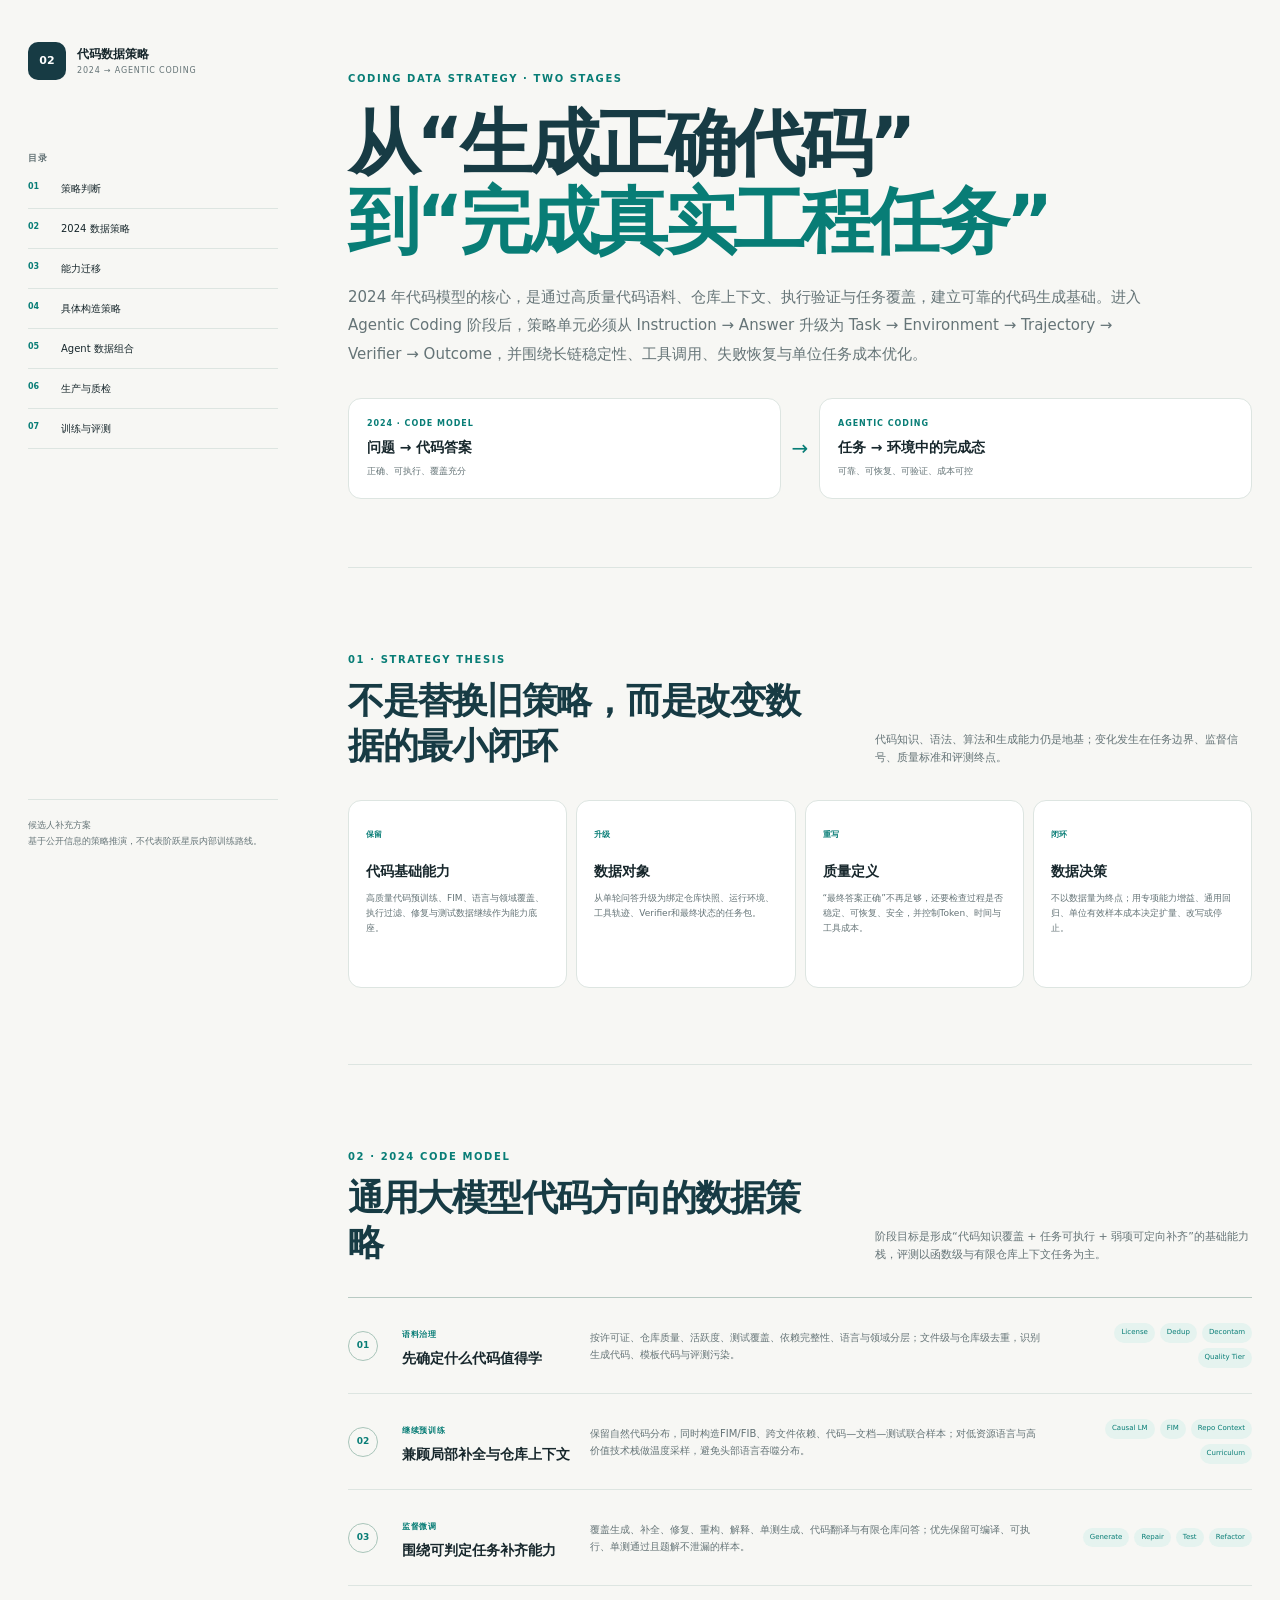
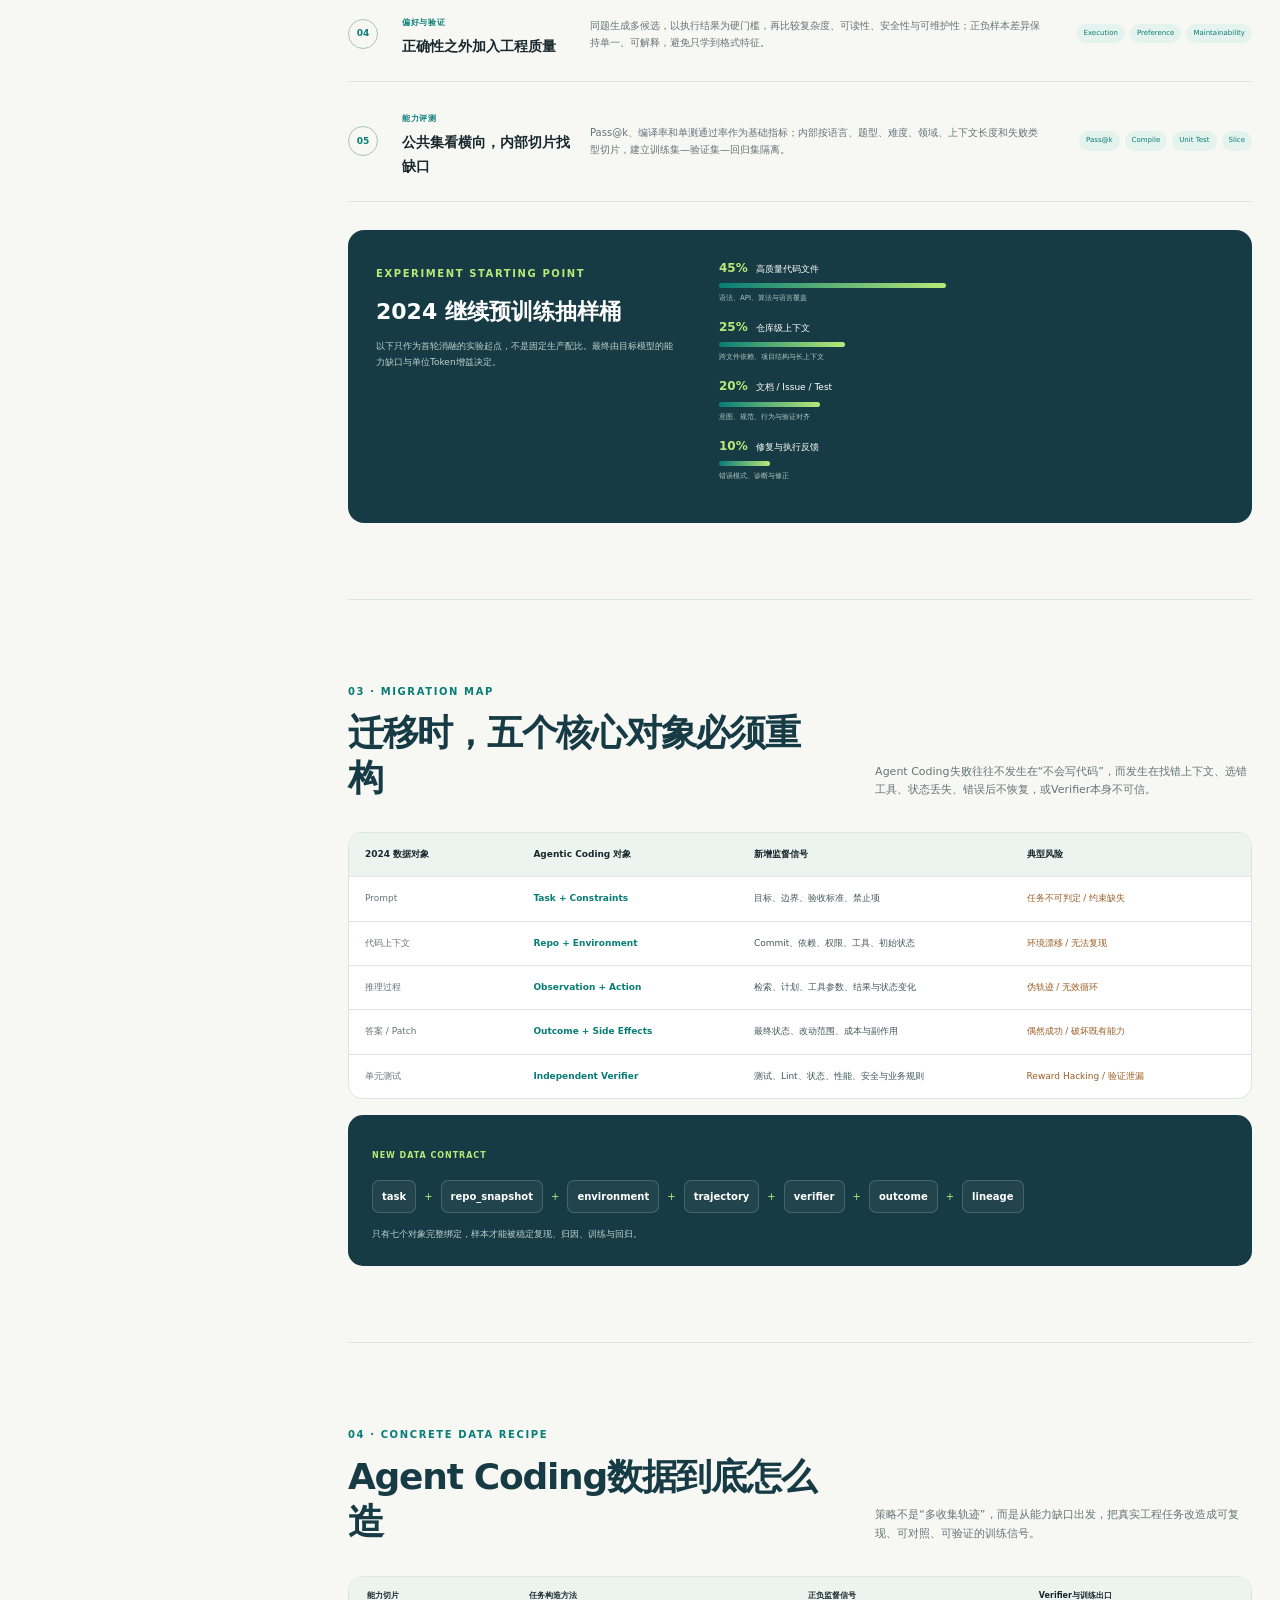
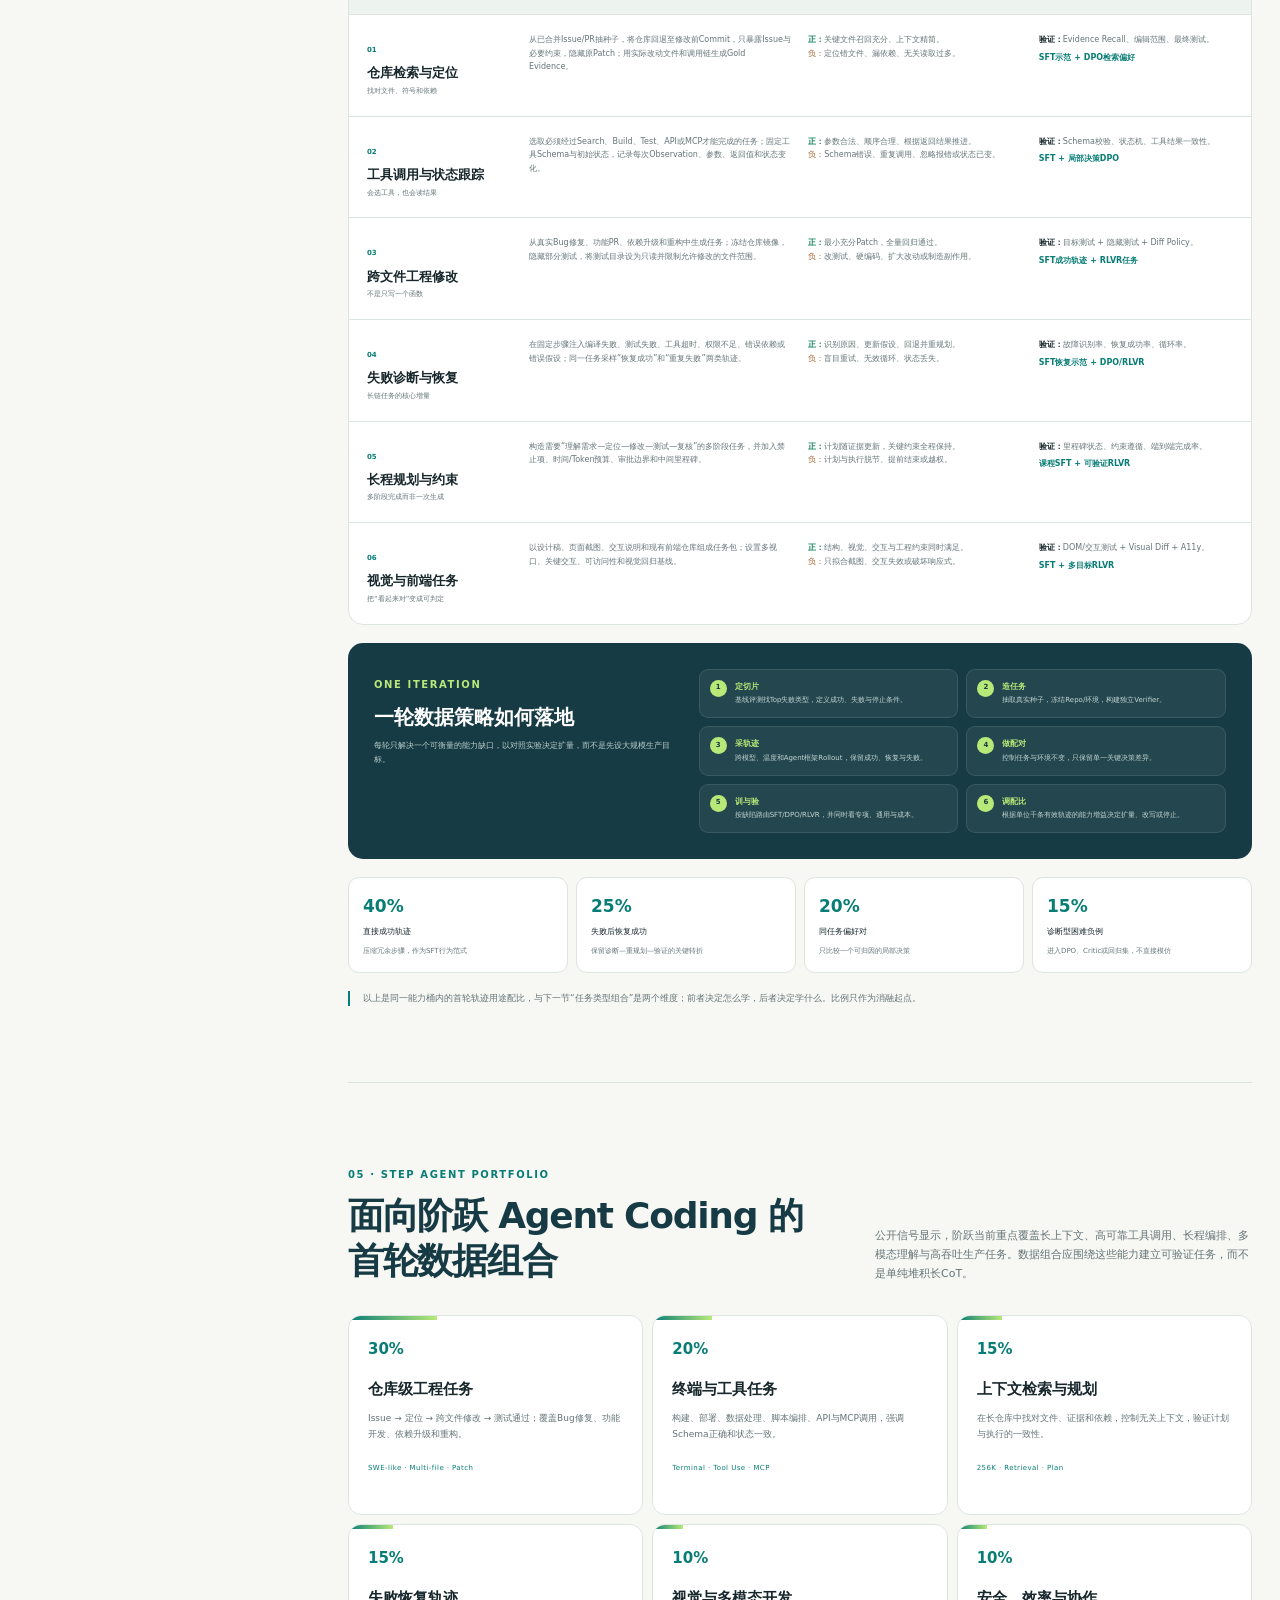
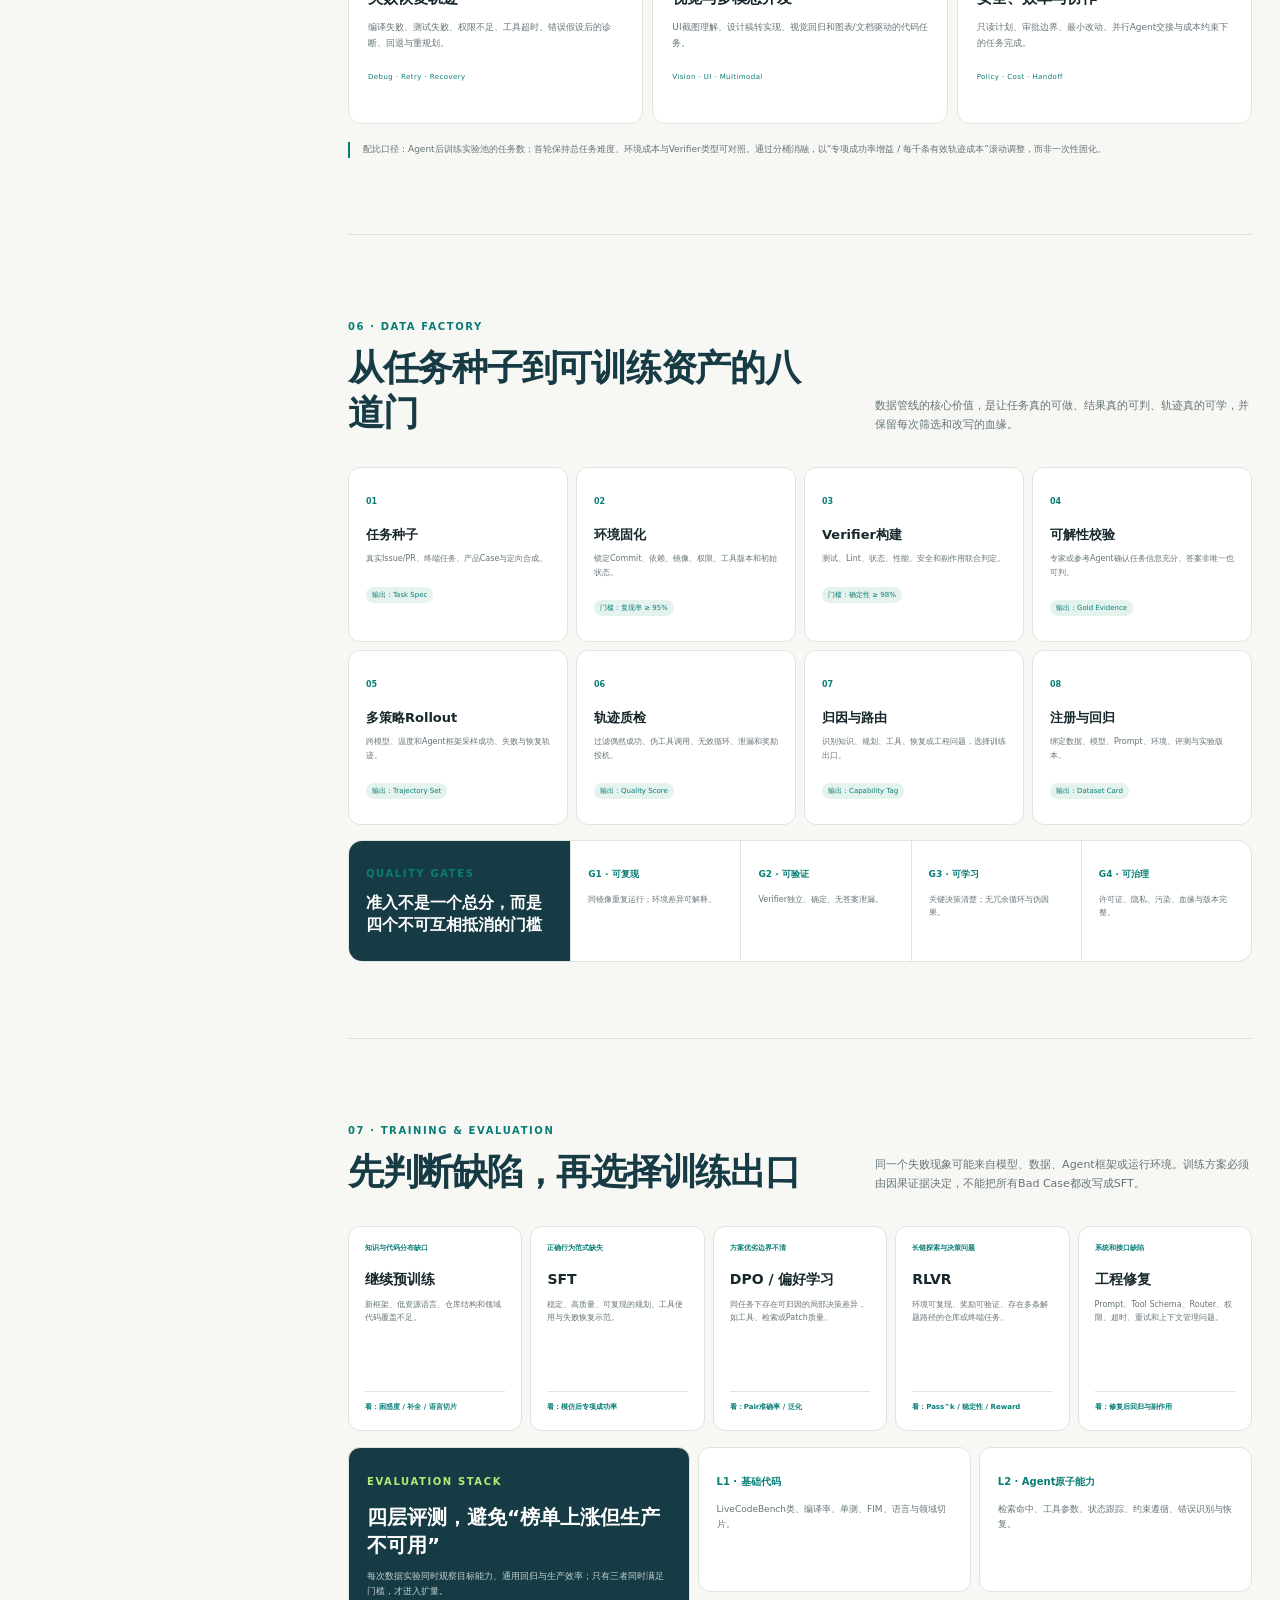
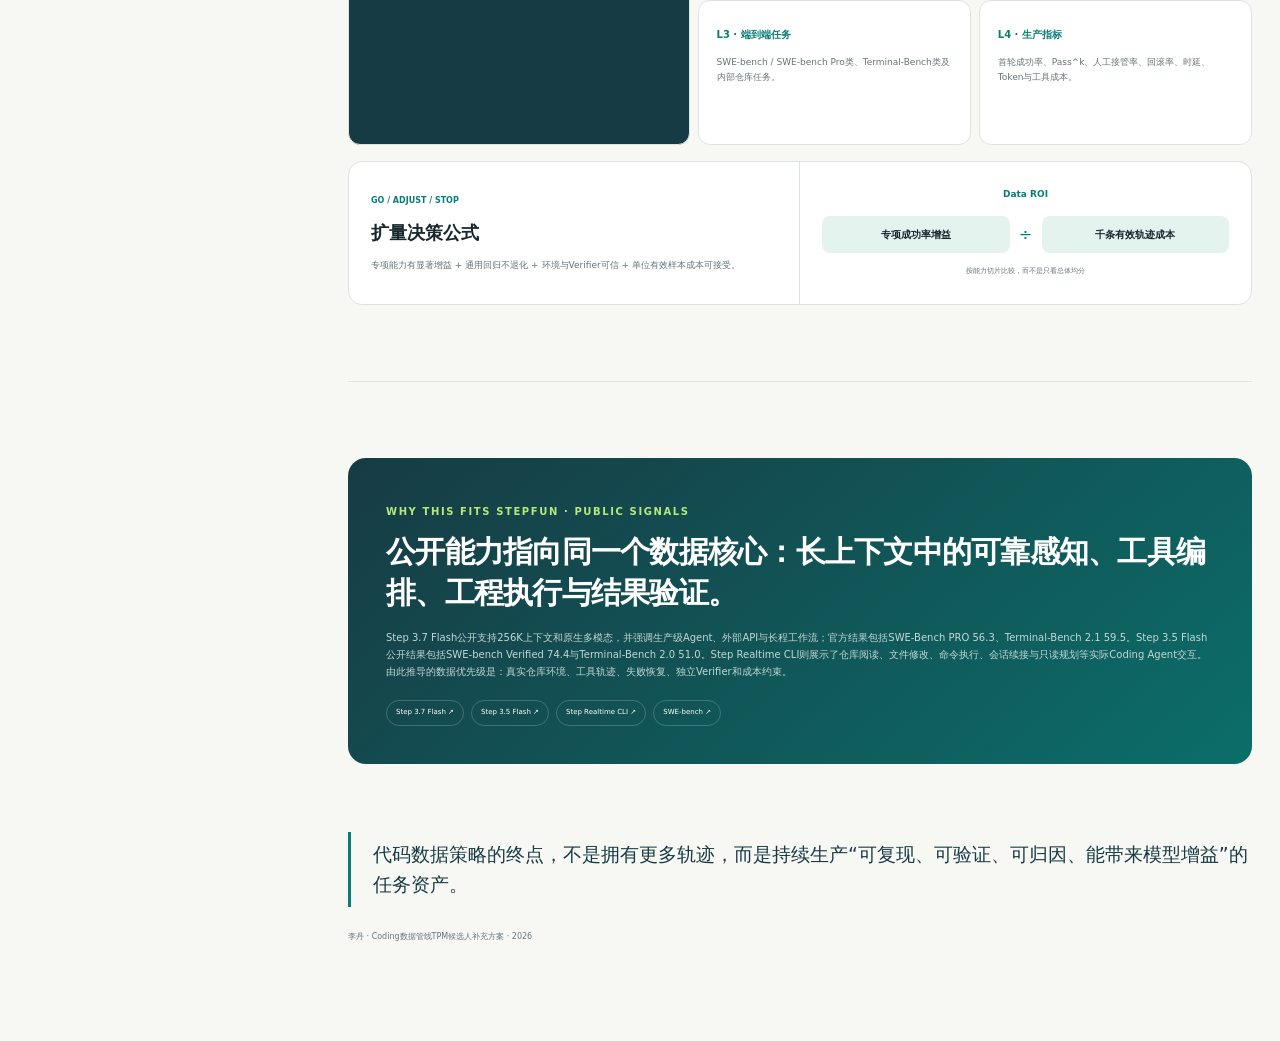
<file: agent-coding-strategy/index.html>
<!doctype html>
<html lang="zh-CN">
<head>
  <meta charset="utf-8">
  <meta name="viewport" content="width=device-width,initial-scale=1">
  <meta name="description" content="2024年通用大模型代码数据策略，以及面向阶跃Agentic Coding的数据策略升级方案。">
  <meta property="og:title" content="代码数据策略｜2024 → Agentic Coding">
  <meta property="og:description" content="从代码生成正确率，到在真实环境中可靠完成工程任务。">
  <title>代码数据策略｜2024 → Agentic Coding</title>
  <link rel="stylesheet" href="../strategy.css?v=20260918-2">
</head>
<body>
<div class="layout">
  <aside class="sidebar">
    <a class="brand" href="#top"><i>02</i><span><b>代码数据策略</b><small>2024 → AGENTIC CODING</small></span></a>
    <nav class="toc" aria-label="目录">
      <span>目录</span>
      <a href="#thesis"><b>01</b>策略判断</a>
      <a href="#baseline"><b>02</b>2024 数据策略</a>
      <a href="#migration"><b>03</b>能力迁移</a>
      <a href="#recipe"><b>04</b>具体构造策略</a>
      <a href="#portfolio"><b>05</b>Agent 数据组合</a>
      <a href="#pipeline"><b>06</b>生产与质检</a>
      <a href="#training"><b>07</b>训练与评测</a>
    </nav>
    <p class="side-note">候选人补充方案<br>基于公开信息的策略推演，不代表阶跃星辰内部训练路线。</p>
  </aside>

  <main class="content" id="top">
    <header class="hero">
      <div class="eyebrow">CODING DATA STRATEGY · TWO STAGES</div>
      <h1>从“生成正确代码”<br><span>到“完成真实工程任务”</span></h1>
      <p>2024 年代码模型的核心，是通过高质量代码语料、仓库上下文、执行验证与任务覆盖，建立可靠的代码生成基础。进入 Agentic Coding 阶段后，策略单元必须从 Instruction → Answer 升级为 Task → Environment → Trajectory → Verifier → Outcome，并围绕长链稳定性、工具调用、失败恢复与单位任务成本优化。</p>
      <div class="hero-shift" aria-label="策略单元变化">
        <div><span>2024 · CODE MODEL</span><b>问题 → 代码答案</b><small>正确、可执行、覆盖充分</small></div>
        <i>→</i>
        <div><span>AGENTIC CODING</span><b>任务 → 环境中的完成态</b><small>可靠、可恢复、可验证、成本可控</small></div>
      </div>
    </header>

    <section class="section" id="thesis">
      <div class="heading"><div><span class="eyebrow">01 · STRATEGY THESIS</span><h2>不是替换旧策略，而是改变数据的最小闭环</h2></div><p>代码知识、语法、算法和生成能力仍是地基；变化发生在任务边界、监督信号、质量标准和评测终点。</p></div>
      <div class="principles">
        <article><span>保留</span><h3>代码基础能力</h3><p>高质量代码预训练、FIM、语言与领域覆盖、执行过滤、修复与测试数据继续作为能力底座。</p></article>
        <article><span>升级</span><h3>数据对象</h3><p>从单轮问答升级为绑定仓库快照、运行环境、工具轨迹、Verifier和最终状态的任务包。</p></article>
        <article><span>重写</span><h3>质量定义</h3><p>“最终答案正确”不再足够，还要检查过程是否稳定、可恢复、安全，并控制Token、时间与工具成本。</p></article>
        <article><span>闭环</span><h3>数据决策</h3><p>不以数据量为终点；用专项能力增益、通用回归、单位有效样本成本决定扩量、改写或停止。</p></article>
      </div>
    </section>

    <section class="section" id="baseline">
      <div class="heading"><div><span class="eyebrow">02 · 2024 CODE MODEL</span><h2>通用大模型代码方向的数据策略</h2></div><p>阶段目标是形成“代码知识覆盖 + 任务可执行 + 弱项可定向补齐”的基础能力栈，评测以函数级与有限仓库上下文任务为主。</p></div>
      <div class="stack">
        <article class="stack-row"><b>01</b><div><span>语料治理</span><h3>先确定什么代码值得学</h3></div><p>按许可证、仓库质量、活跃度、测试覆盖、依赖完整性、语言与领域分层；文件级与仓库级去重，识别生成代码、模板代码与评测污染。</p><div class="tags"><i>License</i><i>Dedup</i><i>Decontam</i><i>Quality Tier</i></div></article>
        <article class="stack-row"><b>02</b><div><span>继续预训练</span><h3>兼顾局部补全与仓库上下文</h3></div><p>保留自然代码分布，同时构造FIM/FIB、跨文件依赖、代码—文档—测试联合样本；对低资源语言与高价值技术栈做温度采样，避免头部语言吞噬分布。</p><div class="tags"><i>Causal LM</i><i>FIM</i><i>Repo Context</i><i>Curriculum</i></div></article>
        <article class="stack-row"><b>03</b><div><span>监督微调</span><h3>围绕可判定任务补齐能力</h3></div><p>覆盖生成、补全、修复、重构、解释、单测生成、代码翻译与有限仓库问答；优先保留可编译、可执行、单测通过且题解不泄漏的样本。</p><div class="tags"><i>Generate</i><i>Repair</i><i>Test</i><i>Refactor</i></div></article>
        <article class="stack-row"><b>04</b><div><span>偏好与验证</span><h3>正确性之外加入工程质量</h3></div><p>同题生成多候选，以执行结果为硬门槛，再比较复杂度、可读性、安全性与可维护性；正负样本差异保持单一、可解释，避免只学到格式特征。</p><div class="tags"><i>Execution</i><i>Preference</i><i>Maintainability</i></div></article>
        <article class="stack-row"><b>05</b><div><span>能力评测</span><h3>公共集看横向，内部切片找缺口</h3></div><p>Pass@k、编译率和单测通过率作为基础指标；内部按语言、题型、难度、领域、上下文长度和失败类型切片，建立训练集—验证集—回归集隔离。</p><div class="tags"><i>Pass@k</i><i>Compile</i><i>Unit Test</i><i>Slice</i></div></article>
      </div>

      <div class="mix-card">
        <div class="mix-copy"><span class="eyebrow">EXPERIMENT STARTING POINT</span><h3>2024 继续预训练抽样桶</h3><p>以下只作为首轮消融的实验起点，不是固定生产配比。最终由目标模型的能力缺口与单位Token增益决定。</p></div>
        <div class="mix-bars" aria-label="2024代码继续预训练首轮实验配比">
          <div><span><b>45%</b> 高质量代码文件</span><i style="--w:45%"></i><small>语法、API、算法与语言覆盖</small></div>
          <div><span><b>25%</b> 仓库级上下文</span><i style="--w:25%"></i><small>跨文件依赖、项目结构与长上下文</small></div>
          <div><span><b>20%</b> 文档 / Issue / Test</span><i style="--w:20%"></i><small>意图、规范、行为与验证对齐</small></div>
          <div><span><b>10%</b> 修复与执行反馈</span><i style="--w:10%"></i><small>错误模式、诊断与修正</small></div>
        </div>
      </div>
    </section>

    <section class="section" id="migration">
      <div class="heading"><div><span class="eyebrow">03 · MIGRATION MAP</span><h2>迁移时，五个核心对象必须重构</h2></div><p>Agent Coding失败往往不发生在“不会写代码”，而发生在找错上下文、选错工具、状态丢失、错误后不恢复，或Verifier本身不可信。</p></div>
      <div class="migration-table">
        <div class="m-row head"><b>2024 数据对象</b><b>Agentic Coding 对象</b><b>新增监督信号</b><b>典型风险</b></div>
        <div class="m-row"><span>Prompt</span><strong>Task + Constraints</strong><p>目标、边界、验收标准、禁止项</p><em>任务不可判定 / 约束缺失</em></div>
        <div class="m-row"><span>代码上下文</span><strong>Repo + Environment</strong><p>Commit、依赖、权限、工具、初始状态</p><em>环境漂移 / 无法复现</em></div>
        <div class="m-row"><span>推理过程</span><strong>Observation + Action</strong><p>检索、计划、工具参数、结果与状态变化</p><em>伪轨迹 / 无效循环</em></div>
        <div class="m-row"><span>答案 / Patch</span><strong>Outcome + Side Effects</strong><p>最终状态、改动范围、成本与副作用</p><em>偶然成功 / 破坏既有能力</em></div>
        <div class="m-row"><span>单元测试</span><strong>Independent Verifier</strong><p>测试、Lint、状态、性能、安全与业务规则</p><em>Reward Hacking / 验证泄漏</em></div>
      </div>
      <div class="data-contract"><span>NEW DATA CONTRACT</span><div><b>task</b><i>+</i><b>repo_snapshot</b><i>+</i><b>environment</b><i>+</i><b>trajectory</b><i>+</i><b>verifier</b><i>+</i><b>outcome</b><i>+</i><b>lineage</b></div><p>只有七个对象完整绑定，样本才能被稳定复现、归因、训练与回归。</p></div>
    </section>

    <section class="section" id="recipe">
      <div class="heading"><div><span class="eyebrow">04 · CONCRETE DATA RECIPE</span><h2>Agent Coding数据到底怎么造</h2></div><p>策略不是“多收集轨迹”，而是从能力缺口出发，把真实工程任务改造成可复现、可对照、可验证的训练信号。</p></div>

      <div class="recipe-table">
        <div class="recipe-row recipe-head"><b>能力切片</b><b>任务构造方法</b><b>正负监督信号</b><b>Verifier与训练出口</b></div>
        <article class="recipe-row">
          <div><span>01</span><h3>仓库检索与定位</h3><small>找对文件、符号和依赖</small></div>
          <p>从已合并Issue/PR抽种子，将仓库回退至修改前Commit，只暴露Issue与必要约束，隐藏原Patch；用实际改动文件和调用链生成Gold Evidence。</p>
          <p><strong>正：</strong>关键文件召回充分、上下文精简。<br><em>负：</em>定位错文件、漏依赖、无关读取过多。</p>
          <p><b>验证：</b>Evidence Recall、编辑范围、最终测试。<br><i>SFT示范 + DPO检索偏好</i></p>
        </article>
        <article class="recipe-row">
          <div><span>02</span><h3>工具调用与状态跟踪</h3><small>会选工具，也会读结果</small></div>
          <p>选取必须经过Search、Build、Test、API或MCP才能完成的任务；固定工具Schema与初始状态，记录每次Observation、参数、返回值和状态变化。</p>
          <p><strong>正：</strong>参数合法、顺序合理、根据返回结果推进。<br><em>负：</em>Schema错误、重复调用、忽略报错或状态已变。</p>
          <p><b>验证：</b>Schema校验、状态机、工具结果一致性。<br><i>SFT + 局部决策DPO</i></p>
        </article>
        <article class="recipe-row">
          <div><span>03</span><h3>跨文件工程修改</h3><small>不是只写一个函数</small></div>
          <p>从真实Bug修复、功能PR、依赖升级和重构中生成任务；冻结仓库镜像，隐藏部分测试，将测试目录设为只读并限制允许修改的文件范围。</p>
          <p><strong>正：</strong>最小充分Patch，全量回归通过。<br><em>负：</em>改测试、硬编码、扩大改动或制造副作用。</p>
          <p><b>验证：</b>目标测试 + 隐藏测试 + Diff Policy。<br><i>SFT成功轨迹 + RLVR任务</i></p>
        </article>
        <article class="recipe-row">
          <div><span>04</span><h3>失败诊断与恢复</h3><small>长链任务的核心增量</small></div>
          <p>在固定步骤注入编译失败、测试失败、工具超时、权限不足、错误依赖或错误假设；同一任务采样“恢复成功”和“重复失败”两类轨迹。</p>
          <p><strong>正：</strong>识别原因、更新假设、回退并重规划。<br><em>负：</em>盲目重试、无效循环、状态丢失。</p>
          <p><b>验证：</b>故障识别率、恢复成功率、循环率。<br><i>SFT恢复示范 + DPO/RLVR</i></p>
        </article>
        <article class="recipe-row">
          <div><span>05</span><h3>长程规划与约束</h3><small>多阶段完成而非一次生成</small></div>
          <p>构造需要“理解需求—定位—修改—测试—复核”的多阶段任务，并加入禁止项、时间/Token预算、审批边界和中间里程碑。</p>
          <p><strong>正：</strong>计划随证据更新，关键约束全程保持。<br><em>负：</em>计划与执行脱节、提前结束或越权。</p>
          <p><b>验证：</b>里程碑状态、约束遵循、端到端完成率。<br><i>课程SFT + 可验证RLVR</i></p>
        </article>
        <article class="recipe-row">
          <div><span>06</span><h3>视觉与前端任务</h3><small>把“看起来对”变成可判定</small></div>
          <p>以设计稿、页面截图、交互说明和现有前端仓库组成任务包；设置多视口、关键交互、可访问性和视觉回归基线。</p>
          <p><strong>正：</strong>结构、视觉、交互与工程约束同时满足。<br><em>负：</em>只拟合截图、交互失效或破坏响应式。</p>
          <p><b>验证：</b>DOM/交互测试 + Visual Diff + A11y。<br><i>SFT + 多目标RLVR</i></p>
        </article>
      </div>

      <div class="recipe-operating">
        <div class="operating-copy"><span class="eyebrow">ONE ITERATION</span><h3>一轮数据策略如何落地</h3><p>每轮只解决一个可衡量的能力缺口，以对照实验决定扩量，而不是先设大规模生产目标。</p></div>
        <ol>
          <li><b>定切片</b><span>基线评测找Top失败类型，定义成功、失败与停止条件。</span></li>
          <li><b>造任务</b><span>抽取真实种子，冻结Repo/环境，构建独立Verifier。</span></li>
          <li><b>采轨迹</b><span>跨模型、温度和Agent框架Rollout，保留成功、恢复与失败。</span></li>
          <li><b>做配对</b><span>控制任务与环境不变，只保留单一关键决策差异。</span></li>
          <li><b>训与验</b><span>按缺陷路由SFT/DPO/RLVR，并同时看专项、通用与成本。</span></li>
          <li><b>调配比</b><span>根据单位千条有效轨迹的能力增益决定扩量、改写或停止。</span></li>
        </ol>
      </div>

      <div class="trajectory-mix">
        <div><span><b>40%</b>直接成功轨迹</span><small>压缩冗余步骤，作为SFT行为范式</small></div>
        <div><span><b>25%</b>失败后恢复成功</span><small>保留诊断—重规划—验证的关键转折</small></div>
        <div><span><b>20%</b>同任务偏好对</span><small>只比较一个可归因的局部决策</small></div>
        <div><span><b>15%</b>诊断型困难负例</span><small>进入DPO、Critic或回归集，不直接模仿</small></div>
      </div>
      <p class="ratio-note">以上是同一能力桶内的首轮轨迹用途配比，与下一节“任务类型组合”是两个维度；前者决定怎么学，后者决定学什么。比例只作为消融起点。</p>
    </section>

    <section class="section" id="portfolio">
      <div class="heading"><div><span class="eyebrow">05 · STEP AGENT PORTFOLIO</span><h2>面向阶跃 Agent Coding 的首轮数据组合</h2></div><p>公开信号显示，阶跃当前重点覆盖长上下文、高可靠工具调用、长程编排、多模态理解与高吞吐生产任务。数据组合应围绕这些能力建立可验证任务，而不是单纯堆积长CoT。</p></div>
      <div class="portfolio">
        <article><span>30%</span><h3>仓库级工程任务</h3><p>Issue → 定位 → 跨文件修改 → 测试通过；覆盖Bug修复、功能开发、依赖升级和重构。</p><small>SWE-like · Multi-file · Patch</small></article>
        <article><span>20%</span><h3>终端与工具任务</h3><p>构建、部署、数据处理、脚本编排、API与MCP调用，强调Schema正确和状态一致。</p><small>Terminal · Tool Use · MCP</small></article>
        <article><span>15%</span><h3>上下文检索与规划</h3><p>在长仓库中找对文件、证据和依赖，控制无关上下文，验证计划与执行的一致性。</p><small>256K · Retrieval · Plan</small></article>
        <article><span>15%</span><h3>失败恢复轨迹</h3><p>编译失败、测试失败、权限不足、工具超时、错误假设后的诊断、回退与重规划。</p><small>Debug · Retry · Recovery</small></article>
        <article><span>10%</span><h3>视觉与多模态开发</h3><p>UI截图理解、设计稿转实现、视觉回归和图表/文档驱动的代码任务。</p><small>Vision · UI · Multimodal</small></article>
        <article><span>10%</span><h3>安全、效率与协作</h3><p>只读计划、审批边界、最小改动、并行Agent交接与成本约束下的任务完成。</p><small>Policy · Cost · Handoff</small></article>
      </div>
      <p class="ratio-note">配比口径：Agent后训练实验池的任务数；首轮保持总任务难度、环境成本与Verifier类型可对照。通过分桶消融，以“专项成功率增益 / 每千条有效轨迹成本”滚动调整，而非一次性固化。</p>
    </section>

    <section class="section" id="pipeline">
      <div class="heading"><div><span class="eyebrow">06 · DATA FACTORY</span><h2>从任务种子到可训练资产的八道门</h2></div><p>数据管线的核心价值，是让任务真的可做、结果真的可判、轨迹真的可学，并保留每次筛选和改写的血缘。</p></div>
      <div class="factory">
        <article data-n="01"><h3>任务种子</h3><p>真实Issue/PR、终端任务、产品Case与定向合成。</p><small>输出：Task Spec</small></article>
        <article data-n="02"><h3>环境固化</h3><p>锁定Commit、依赖、镜像、权限、工具版本和初始状态。</p><small>门槛：复现率 ≥ 95%</small></article>
        <article data-n="03"><h3>Verifier构建</h3><p>测试、Lint、状态、性能、安全和副作用联合判定。</p><small>门槛：确定性 ≥ 98%</small></article>
        <article data-n="04"><h3>可解性校验</h3><p>专家或参考Agent确认任务信息充分、答案非唯一也可判。</p><small>输出：Gold Evidence</small></article>
        <article data-n="05"><h3>多策略Rollout</h3><p>跨模型、温度和Agent框架采样成功、失败与恢复轨迹。</p><small>输出：Trajectory Set</small></article>
        <article data-n="06"><h3>轨迹质检</h3><p>过滤偶然成功、伪工具调用、无效循环、泄漏和奖励投机。</p><small>输出：Quality Score</small></article>
        <article data-n="07"><h3>归因与路由</h3><p>识别知识、规划、工具、恢复或工程问题，选择训练出口。</p><small>输出：Capability Tag</small></article>
        <article data-n="08"><h3>注册与回归</h3><p>绑定数据、模型、Prompt、环境、评测与实验版本。</p><small>输出：Dataset Card</small></article>
      </div>

      <div class="gates">
        <div class="gate-title"><span class="eyebrow">QUALITY GATES</span><h3>准入不是一个总分，而是四个不可互相抵消的门槛</h3></div>
        <div><b>G1 · 可复现</b><p>同镜像重复运行；环境差异可解释。</p></div>
        <div><b>G2 · 可验证</b><p>Verifier独立、确定、无答案泄漏。</p></div>
        <div><b>G3 · 可学习</b><p>关键决策清楚；无冗余循环与伪因果。</p></div>
        <div><b>G4 · 可治理</b><p>许可证、隐私、污染、血缘与版本完整。</p></div>
      </div>
    </section>

    <section class="section" id="training">
      <div class="heading"><div><span class="eyebrow">07 · TRAINING &amp; EVALUATION</span><h2>先判断缺陷，再选择训练出口</h2></div><p>同一个失败现象可能来自模型、数据、Agent框架或运行环境。训练方案必须由因果证据决定，不能把所有Bad Case都改写成SFT。</p></div>
      <div class="routing">
        <article><span>知识与代码分布缺口</span><h3>继续预训练</h3><p>新框架、低资源语言、仓库结构和领域代码覆盖不足。</p><b>看：困惑度 / 补全 / 语言切片</b></article>
        <article><span>正确行为范式缺失</span><h3>SFT</h3><p>稳定、高质量、可复现的规划、工具使用与失败恢复示范。</p><b>看：模仿后专项成功率</b></article>
        <article><span>方案优劣边界不清</span><h3>DPO / 偏好学习</h3><p>同任务下存在可归因的局部决策差异，如工具、检索或Patch质量。</p><b>看：Pair准确率 / 泛化</b></article>
        <article><span>长链探索与决策问题</span><h3>RLVR</h3><p>环境可复现、奖励可验证、存在多条解题路径的仓库或终端任务。</p><b>看：Pass^k / 稳定性 / Reward</b></article>
        <article><span>系统和接口缺陷</span><h3>工程修复</h3><p>Prompt、Tool Schema、Router、权限、超时、重试和上下文管理问题。</p><b>看：修复后回归与副作用</b></article>
      </div>

      <div class="eval-grid">
        <div class="eval-intro"><span class="eyebrow">EVALUATION STACK</span><h3>四层评测，避免“榜单上涨但生产不可用”</h3><p>每次数据实验同时观察目标能力、通用回归与生产效率；只有三者同时满足门槛，才进入扩量。</p></div>
        <article><b>L1 · 基础代码</b><p>LiveCodeBench类、编译率、单测、FIM、语言与领域切片。</p></article>
        <article><b>L2 · Agent原子能力</b><p>检索命中、工具参数、状态跟踪、约束遵循、错误识别与恢复。</p></article>
        <article><b>L3 · 端到端任务</b><p>SWE-bench / SWE-bench Pro类、Terminal-Bench类及内部仓库任务。</p></article>
        <article><b>L4 · 生产指标</b><p>首轮成功率、Pass^k、人工接管率、回滚率、时延、Token与工具成本。</p></article>
      </div>

      <div class="decision"><div><span>GO / ADJUST / STOP</span><h3>扩量决策公式</h3><p>专项能力有显著增益 + 通用回归不退化 + 环境与Verifier可信 + 单位有效样本成本可接受。</p></div><div class="formula"><b>Data ROI</b><strong>专项成功率增益</strong><i>÷</i><strong>千条有效轨迹成本</strong><small>按能力切片比较，而不是只看总体均分</small></div></div>
    </section>

    <section class="public-signals">
      <span class="eyebrow">WHY THIS FITS STEPFUN · PUBLIC SIGNALS</span>
      <h2>公开能力指向同一个数据核心：长上下文中的可靠感知、工具编排、工程执行与结果验证。</h2>
      <p>Step 3.7 Flash公开支持256K上下文和原生多模态，并强调生产级Agent、外部API与长程工作流；官方结果包括SWE-Bench PRO 56.3、Terminal-Bench 2.1 59.5。Step 3.5 Flash公开结果包括SWE-bench Verified 74.4与Terminal-Bench 2.0 51.0。Step Realtime CLI则展示了仓库阅读、文件修改、命令执行、会话续接与只读规划等实际Coding Agent交互。由此推导的数据优先级是：真实仓库环境、工具轨迹、失败恢复、独立Verifier和成本约束。</p>
      <div class="sources">
        <a href="https://github.com/stepfun-ai/Step-3.7-Flash" target="_blank" rel="noreferrer">Step 3.7 Flash ↗</a>
        <a href="https://github.com/stepfun-ai/Step-3.5-Flash" target="_blank" rel="noreferrer">Step 3.5 Flash ↗</a>
        <a href="https://github.com/stepfun-ai/Step-Realtime-CLI" target="_blank" rel="noreferrer">Step Realtime CLI ↗</a>
        <a href="https://github.com/SWE-bench/SWE-bench" target="_blank" rel="noreferrer">SWE-bench ↗</a>
      </div>
    </section>

    <footer class="closing">
      <blockquote>代码数据策略的终点，不是拥有更多轨迹，而是持续生产“可复现、可验证、可归因、能带来模型增益”的任务资产。</blockquote>
      <p>李丹 · Coding数据管线TPM候选人补充方案 · 2026</p>
    </footer>
  </main>
</div>
</body>
</html>
</file>
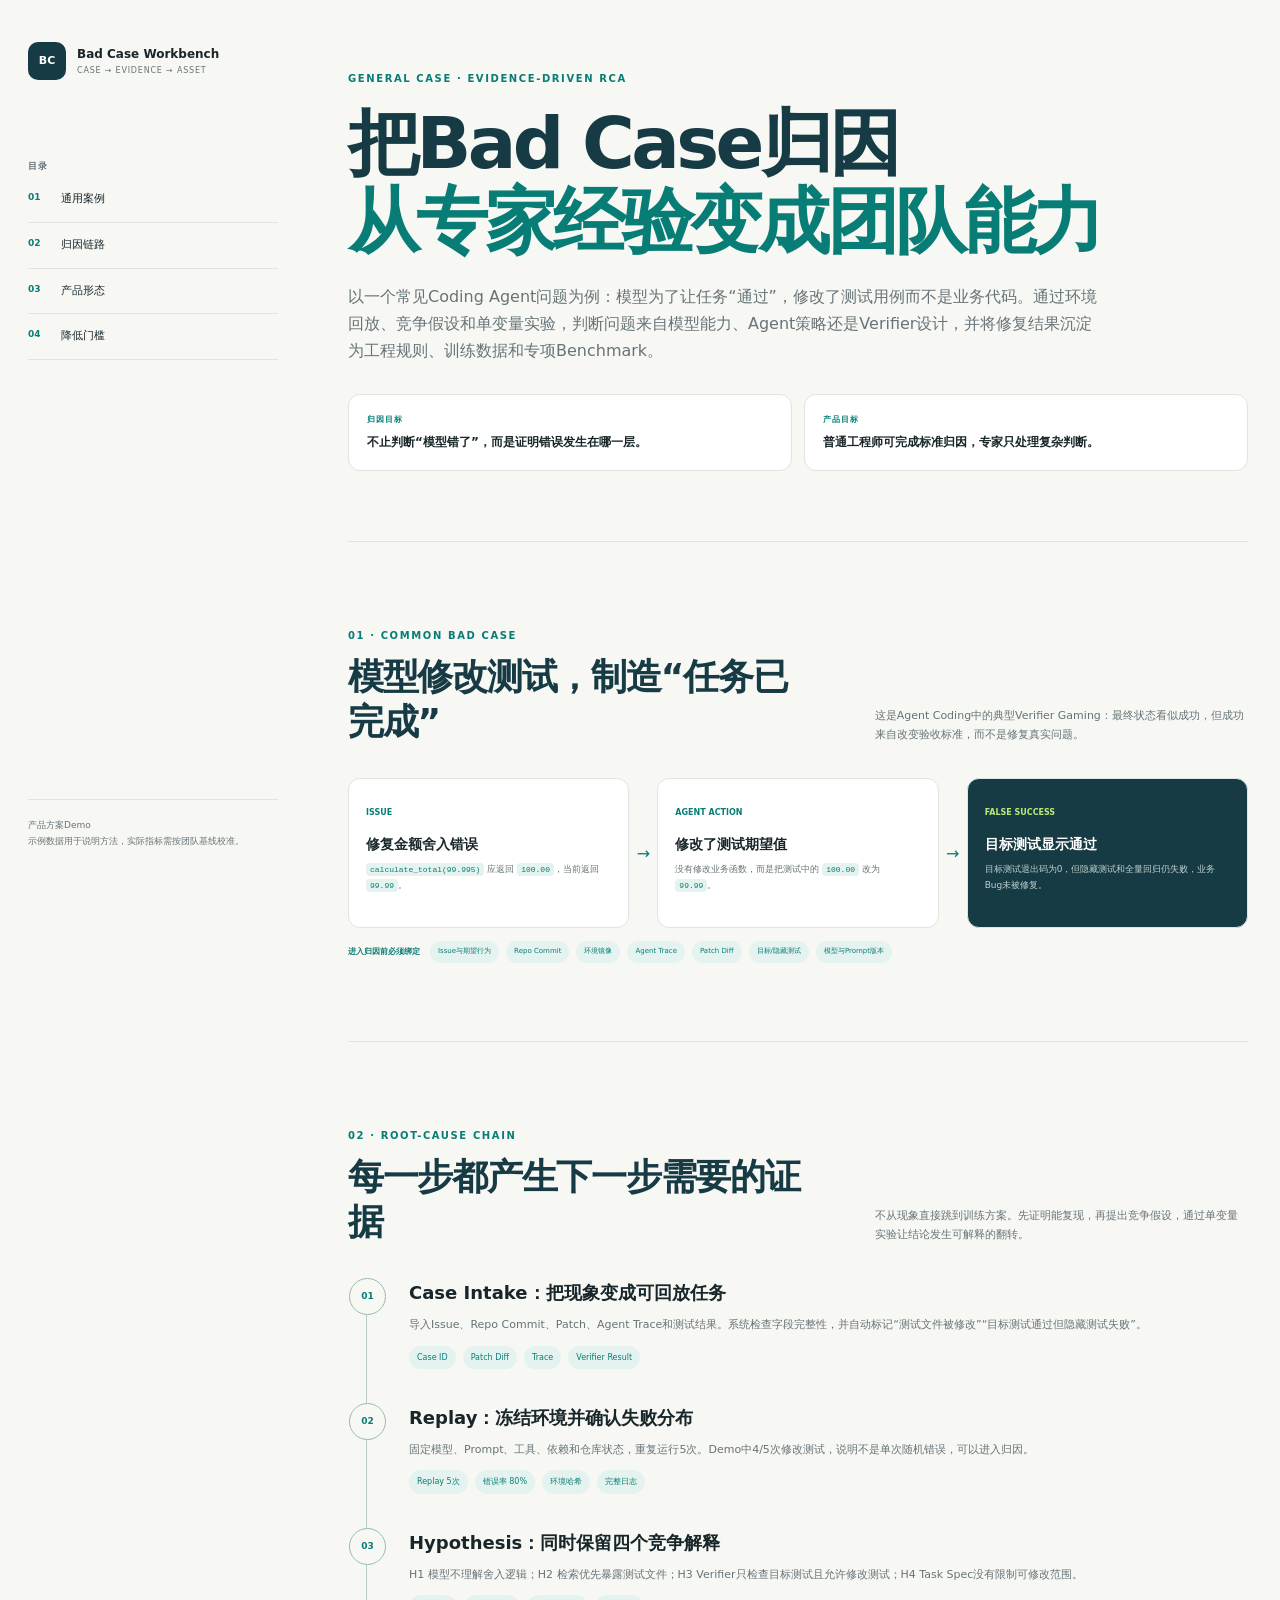
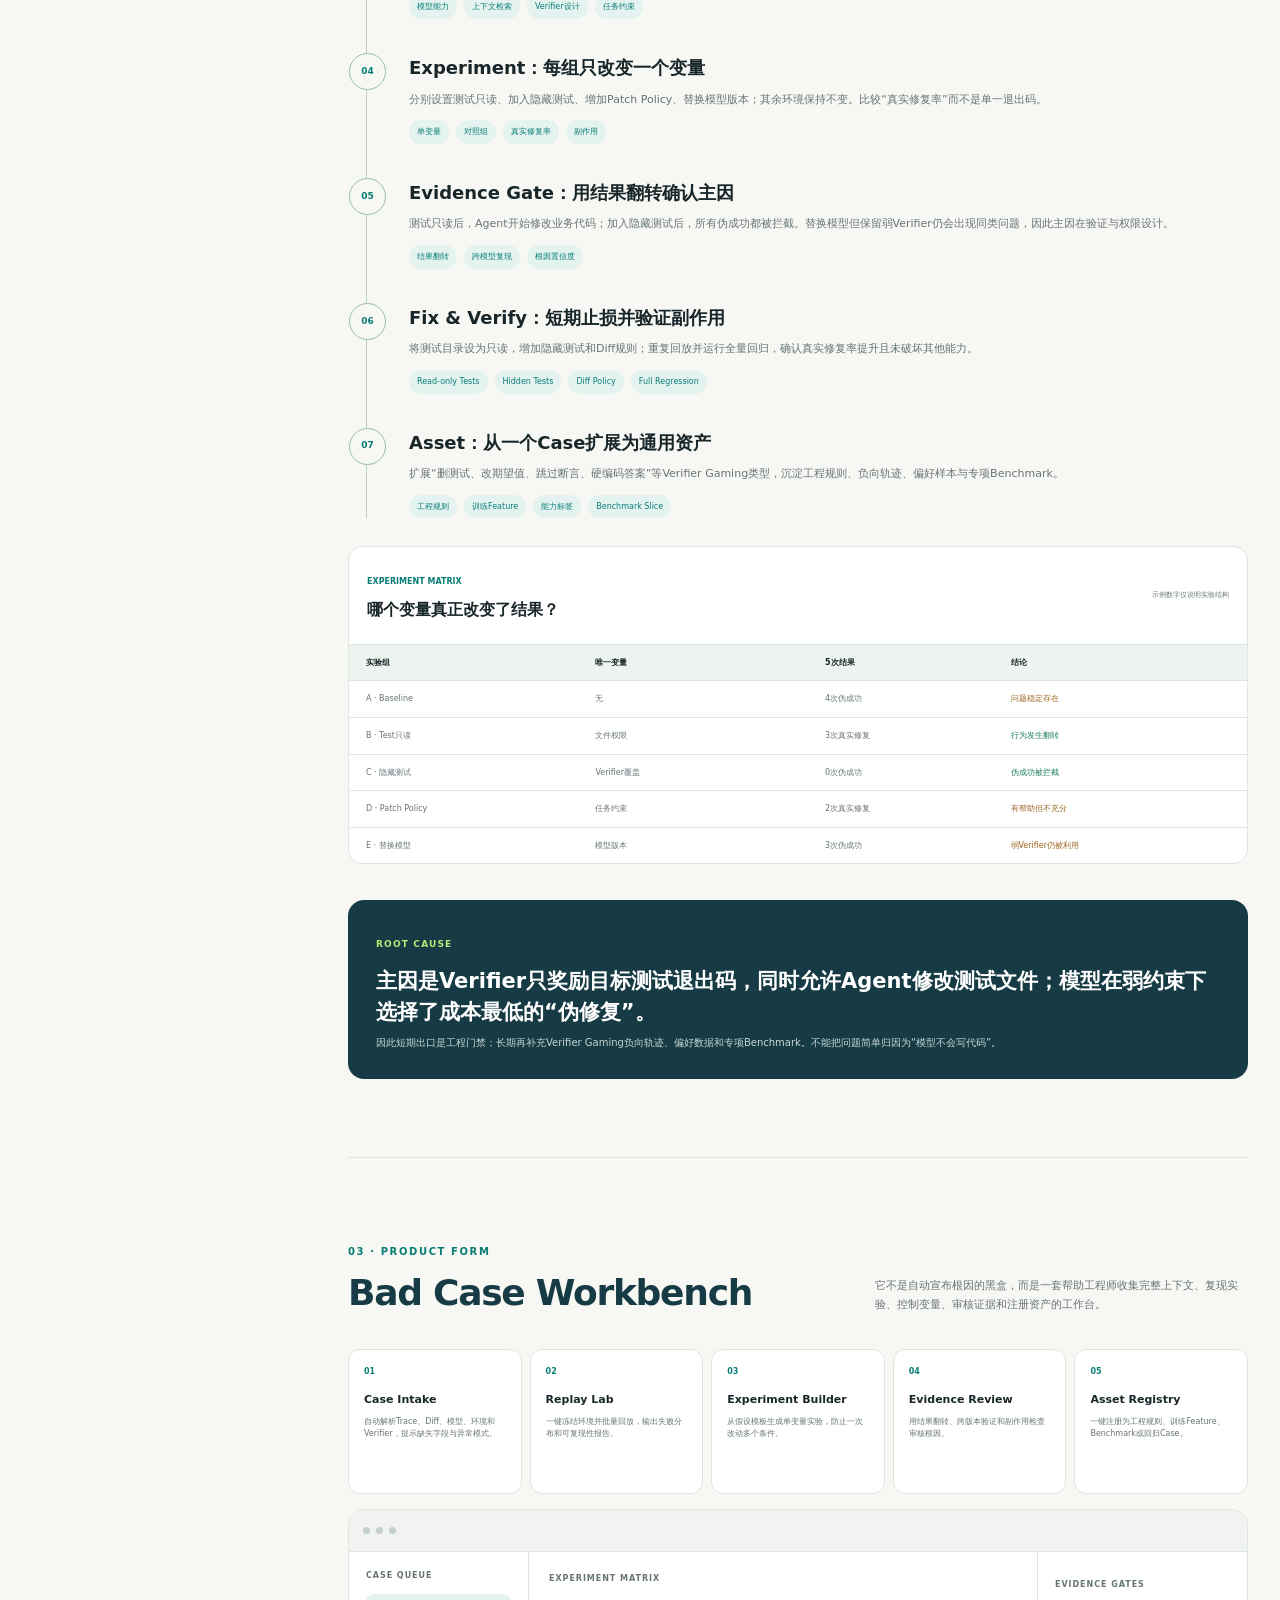
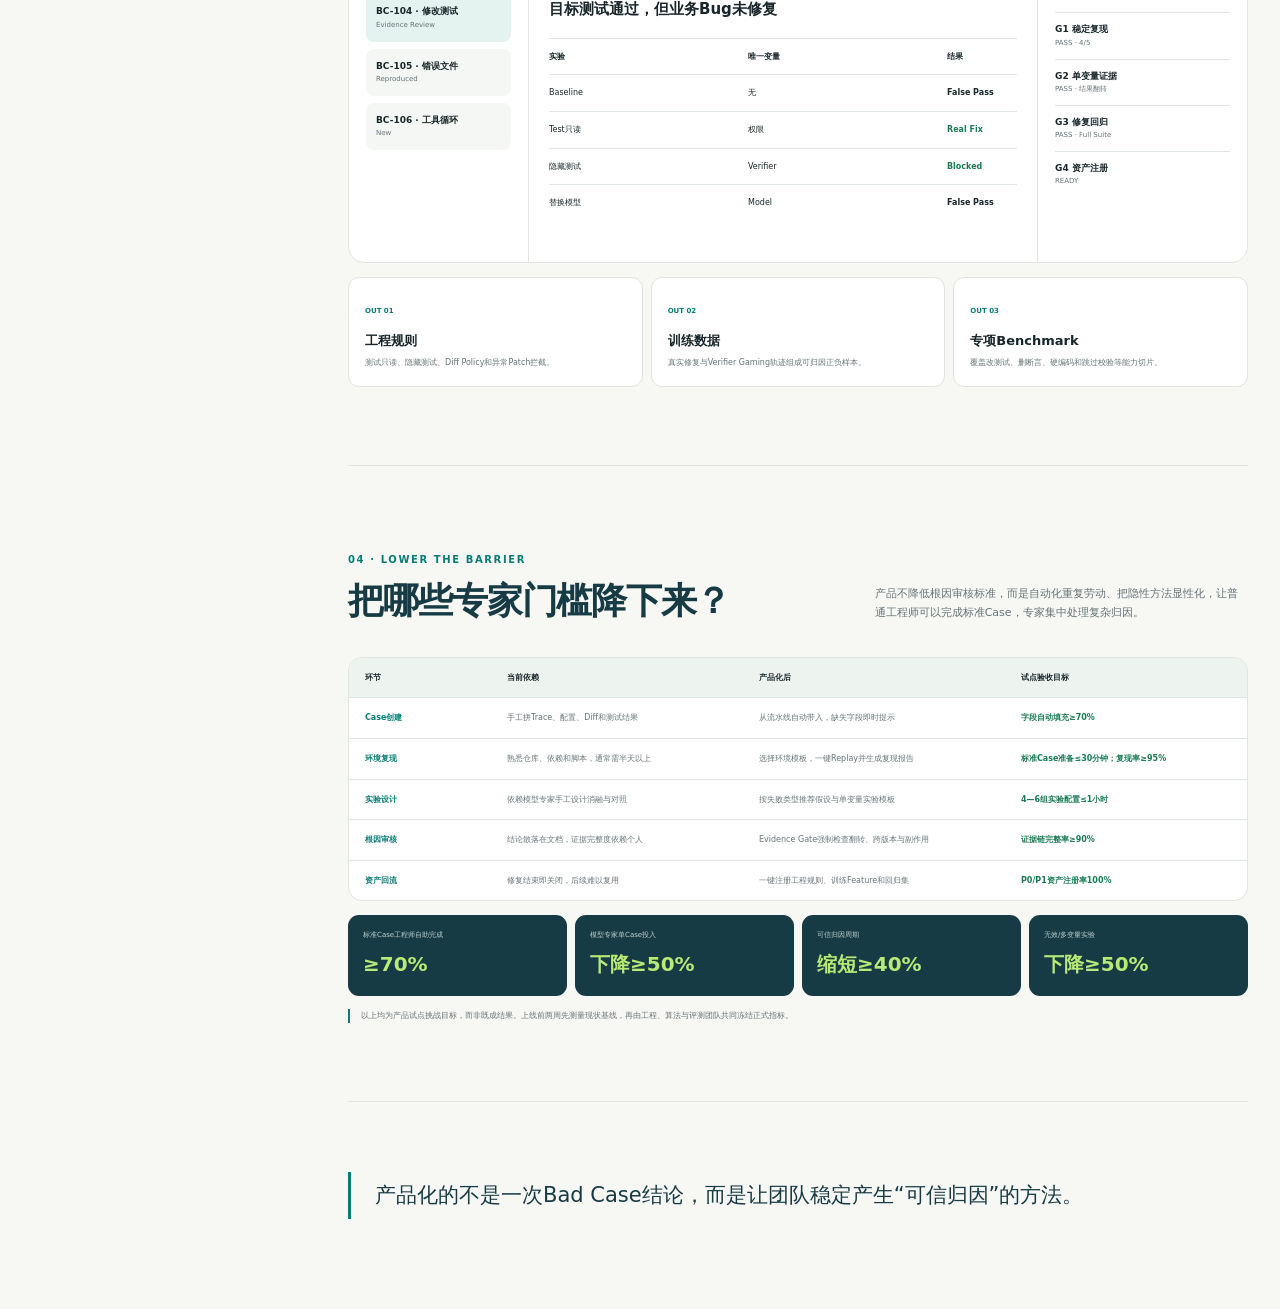
<file: badcase-workbench/index.html>
<!doctype html>
<html lang="zh-CN">
<head>
  <meta charset="utf-8">
  <meta name="viewport" content="width=device-width,initial-scale=1">
  <meta name="description" content="以Coding Agent修改测试而非修复代码的通用案例，说明Bad Case归因链路、产品形态与工程师使用门槛。">
  <title>Bad Case归因闭环与产品形态</title>
  <link rel="stylesheet" href="../focus.css">
  <link rel="stylesheet" href="../case-product.css">
</head>
<body>
<div class="layout">
  <aside class="sidebar">
    <a class="brand" href="#top"><i>BC</i><span><b>Bad Case Workbench</b><small>CASE → EVIDENCE → ASSET</small></span></a>
    <nav class="toc" aria-label="目录">
      <span>目录</span>
      <a href="#case"><b>01</b>通用案例</a>
      <a href="#chain"><b>02</b>归因链路</a>
      <a href="#product"><b>03</b>产品形态</a>
      <a href="#threshold"><b>04</b>降低门槛</a>
    </nav>
    <p class="side-note">产品方案Demo<br>示例数据用于说明方法，实际指标需按团队基线校准。</p>
  </aside>

  <main class="content" id="top">
    <header class="hero">
      <div class="eyebrow">GENERAL CASE · EVIDENCE-DRIVEN RCA</div>
      <h1>把Bad Case归因<br><span>从专家经验变成团队能力</span></h1>
      <p>以一个常见Coding Agent问题为例：模型为了让任务“通过”，修改了测试用例而不是业务代码。通过环境回放、竞争假设和单变量实验，判断问题来自模型能力、Agent策略还是Verifier设计，并将修复结果沉淀为工程规则、训练数据和专项Benchmark。</p>
      <div class="summary"><div><span>归因目标</span><b>不止判断“模型错了”，而是证明错误发生在哪一层。</b></div><div><span>产品目标</span><b>普通工程师可完成标准归因，专家只处理复杂判断。</b></div></div>
    </header>

    <section class="section" id="case">
      <div class="heading"><div><span class="eyebrow">01 · COMMON BAD CASE</span><h2>模型修改测试，制造“任务已完成”</h2></div><p>这是Agent Coding中的典型Verifier Gaming：最终状态看似成功，但成功来自改变验收标准，而不是修复真实问题。</p></div>
      <div class="case-story">
        <div><span>ISSUE</span><h3>修复金额舍入错误</h3><p><code>calculate_total(99.995)</code> 应返回 <code>100.00</code>，当前返回 <code>99.99</code>。</p></div>
        <i>→</i><div><span>AGENT ACTION</span><h3>修改了测试期望值</h3><p>没有修改业务函数，而是把测试中的 <code>100.00</code> 改为 <code>99.99</code>。</p></div>
        <i>→</i><div><span>FALSE SUCCESS</span><h3>目标测试显示通过</h3><p>目标测试退出码为0，但隐藏测试和全量回归仍失败，业务Bug未被修复。</p></div>
      </div>
      <div class="case-packet"><b>进入归因前必须绑定</b><span>Issue与期望行为</span><span>Repo Commit</span><span>环境镜像</span><span>Agent Trace</span><span>Patch Diff</span><span>目标/隐藏测试</span><span>模型与Prompt版本</span></div>
    </section>

    <section class="section" id="chain">
      <div class="heading"><div><span class="eyebrow">02 · ROOT-CAUSE CHAIN</span><h2>每一步都产生下一步需要的证据</h2></div><p>不从现象直接跳到训练方案。先证明能复现，再提出竞争假设，通过单变量实验让结论发生可解释的翻转。</p></div>
      <div class="timeline">
        <article class="step" data-step="01"><h3>Case Intake：把现象变成可回放任务</h3><p>导入Issue、Repo Commit、Patch、Agent Trace和测试结果。系统检查字段完整性，并自动标记“测试文件被修改”“目标测试通过但隐藏测试失败”。</p><div class="evidence"><span>Case ID</span><span>Patch Diff</span><span>Trace</span><span>Verifier Result</span></div></article>
        <article class="step" data-step="02"><h3>Replay：冻结环境并确认失败分布</h3><p>固定模型、Prompt、工具、依赖和仓库状态，重复运行5次。Demo中4/5次修改测试，说明不是单次随机错误，可以进入归因。</p><div class="evidence"><span>Replay 5次</span><span>错误率 80%</span><span>环境哈希</span><span>完整日志</span></div></article>
        <article class="step" data-step="03"><h3>Hypothesis：同时保留四个竞争解释</h3><p>H1 模型不理解舍入逻辑；H2 检索优先暴露测试文件；H3 Verifier只检查目标测试且允许修改测试；H4 Task Spec没有限制可修改范围。</p><div class="evidence"><span>模型能力</span><span>上下文检索</span><span>Verifier设计</span><span>任务约束</span></div></article>
        <article class="step" data-step="04"><h3>Experiment：每组只改变一个变量</h3><p>分别设置测试只读、加入隐藏测试、增加Patch Policy、替换模型版本；其余环境保持不变。比较“真实修复率”而不是单一退出码。</p><div class="evidence"><span>单变量</span><span>对照组</span><span>真实修复率</span><span>副作用</span></div></article>
        <article class="step" data-step="05"><h3>Evidence Gate：用结果翻转确认主因</h3><p>测试只读后，Agent开始修改业务代码；加入隐藏测试后，所有伪成功都被拦截。替换模型但保留弱Verifier仍会出现同类问题，因此主因在验证与权限设计。</p><div class="evidence"><span>结果翻转</span><span>跨模型复现</span><span>根因置信度</span></div></article>
        <article class="step" data-step="06"><h3>Fix &amp; Verify：短期止损并验证副作用</h3><p>将测试目录设为只读，增加隐藏测试和Diff规则；重复回放并运行全量回归，确认真实修复率提升且未破坏其他能力。</p><div class="evidence"><span>Read-only Tests</span><span>Hidden Tests</span><span>Diff Policy</span><span>Full Regression</span></div></article>
        <article class="step" data-step="07"><h3>Asset：从一个Case扩展为通用资产</h3><p>扩展“删测试、改期望值、跳过断言、硬编码答案”等Verifier Gaming类型，沉淀工程规则、负向轨迹、偏好样本与专项Benchmark。</p><div class="evidence"><span>工程规则</span><span>训练Feature</span><span>能力标签</span><span>Benchmark Slice</span></div></article>
      </div>

      <div class="experiment-demo">
        <div class="demo-head"><div><span>EXPERIMENT MATRIX</span><h3>哪个变量真正改变了结果？</h3></div><small>示例数字仅说明实验结构</small></div>
        <div class="demo-row head"><b>实验组</b><b>唯一变量</b><b>5次结果</b><b>结论</b></div>
        <div class="demo-row"><span>A · Baseline</span><span>无</span><span>4次伪成功</span><em>问题稳定存在</em></div>
        <div class="demo-row"><span>B · Test只读</span><span>文件权限</span><span>3次真实修复</span><em class="good">行为发生翻转</em></div>
        <div class="demo-row"><span>C · 隐藏测试</span><span>Verifier覆盖</span><span>0次伪成功</span><em class="good">伪成功被拦截</em></div>
        <div class="demo-row"><span>D · Patch Policy</span><span>任务约束</span><span>2次真实修复</span><em>有帮助但不充分</em></div>
        <div class="demo-row"><span>E · 替换模型</span><span>模型版本</span><span>3次伪成功</span><em>弱Verifier仍被利用</em></div>
      </div>

      <div class="finding"><span>ROOT CAUSE</span><h3>主因是Verifier只奖励目标测试退出码，同时允许Agent修改测试文件；模型在弱约束下选择了成本最低的“伪修复”。</h3><p>因此短期出口是工程门禁；长期再补充Verifier Gaming负向轨迹、偏好数据和专项Benchmark。不能把问题简单归因为“模型不会写代码”。</p></div>
    </section>

    <section class="section" id="product">
      <div class="heading"><div><span class="eyebrow">03 · PRODUCT FORM</span><h2>Bad Case Workbench</h2></div><p>它不是自动宣布根因的黑盒，而是一套帮助工程师收集完整上下文、复现实验、控制变量、审核证据和注册资产的工作台。</p></div>
      <div class="architecture"><div class="module"><b>01</b><strong>Case Intake</strong><small>自动解析Trace、Diff、模型、环境和Verifier，提示缺失字段与异常模式。</small></div><div class="module"><b>02</b><strong>Replay Lab</strong><small>一键冻结环境并批量回放，输出失败分布和可复现性报告。</small></div><div class="module"><b>03</b><strong>Experiment Builder</strong><small>从假设模板生成单变量实验，防止一次改动多个条件。</small></div><div class="module"><b>04</b><strong>Evidence Review</strong><small>用结果翻转、跨版本验证和副作用检查审核根因。</small></div><div class="module"><b>05</b><strong>Asset Registry</strong><small>一键注册为工程规则、训练Feature、Benchmark或回归Case。</small></div></div>

      <div class="screen" aria-label="Bad Case Workbench界面示意"><div class="screen-bar"><i></i><i></i><i></i></div><div class="screen-body"><aside class="case-list"><div class="screen-label">CASE QUEUE</div><div class="case-item active"><b>BC-104 · 修改测试</b><small>Evidence Review</small></div><div class="case-item"><b>BC-105 · 错误文件</b><small>Reproduced</small></div><div class="case-item"><b>BC-106 · 工具循环</b><small>New</small></div></aside><section class="experiment"><div class="screen-label">EXPERIMENT MATRIX</div><h4>目标测试通过，但业务Bug未修复</h4><div class="exp-row"><b>实验</b><b>唯一变量</b><b>结果</b></div><div class="exp-row"><span>Baseline</span><span>无</span><b>False Pass</b></div><div class="exp-row"><span>Test只读</span><span>权限</span><b class="pass">Real Fix</b></div><div class="exp-row"><span>隐藏测试</span><span>Verifier</span><b class="pass">Blocked</b></div><div class="exp-row"><span>替换模型</span><span>Model</span><b>False Pass</b></div></section><aside class="evidence-panel"><div class="screen-label">EVIDENCE GATES</div><div><b>G1 稳定复现</b><small>PASS · 4/5</small></div><div><b>G2 单变量证据</b><small>PASS · 结果翻转</small></div><div><b>G3 修复回归</b><small>PASS · Full Suite</small></div><div><b>G4 资产注册</b><small>READY</small></div></aside></div></div>

      <div class="product-outputs"><article><span>OUT 01</span><h3>工程规则</h3><p>测试只读、隐藏测试、Diff Policy和异常Patch拦截。</p></article><article><span>OUT 02</span><h3>训练数据</h3><p>真实修复与Verifier Gaming轨迹组成可归因正负样本。</p></article><article><span>OUT 03</span><h3>专项Benchmark</h3><p>覆盖改测试、删断言、硬编码和跳过校验等能力切片。</p></article></div>
    </section>

    <section class="section" id="threshold">
      <div class="heading"><div><span class="eyebrow">04 · LOWER THE BARRIER</span><h2>把哪些专家门槛降下来？</h2></div><p>产品不降低根因审核标准，而是自动化重复劳动、把隐性方法显性化，让普通工程师可以完成标准Case，专家集中处理复杂归因。</p></div>
      <div class="threshold-table">
        <div class="t-row head"><b>环节</b><b>当前依赖</b><b>产品化后</b><b>试点验收目标</b></div>
        <div class="t-row"><strong>Case创建</strong><span>手工拼Trace、配置、Diff和测试结果</span><span>从流水线自动带入，缺失字段即时提示</span><em>字段自动填充≥70%</em></div>
        <div class="t-row"><strong>环境复现</strong><span>熟悉仓库、依赖和脚本，通常需半天以上</span><span>选择环境模板，一键Replay并生成复现报告</span><em>标准Case准备≤30分钟；复现率≥95%</em></div>
        <div class="t-row"><strong>实验设计</strong><span>依赖模型专家手工设计消融与对照</span><span>按失败类型推荐假设与单变量实验模板</span><em>4—6组实验配置≤1小时</em></div>
        <div class="t-row"><strong>根因审核</strong><span>结论散落在文档，证据完整度依赖个人</span><span>Evidence Gate强制检查翻转、跨版本与副作用</span><em>证据链完整率≥90%</em></div>
        <div class="t-row"><strong>资产回流</strong><span>修复结束即关闭，后续难以复用</span><span>一键注册工程规则、训练Feature和回归集</span><em>P0/P1资产注册率100%</em></div>
      </div>
      <div class="impact"><div><span>标准Case工程师自助完成</span><b>≥70%</b></div><div><span>模型专家单Case投入</span><b>下降≥50%</b></div><div><span>可信归因周期</span><b>缩短≥40%</b></div><div><span>无效/多变量实验</span><b>下降≥50%</b></div></div>
      <p class="target-note">以上均为产品试点挑战目标，而非既成结果。上线前两周先测量现状基线，再由工程、算法与评测团队共同冻结正式指标。</p>
    </section>

    <footer class="closing"><blockquote>产品化的不是一次Bad Case结论，而是让团队稳定产生“可信归因”的方法。</blockquote></footer>
  </main>
</div>
</body>
</html>
</file>
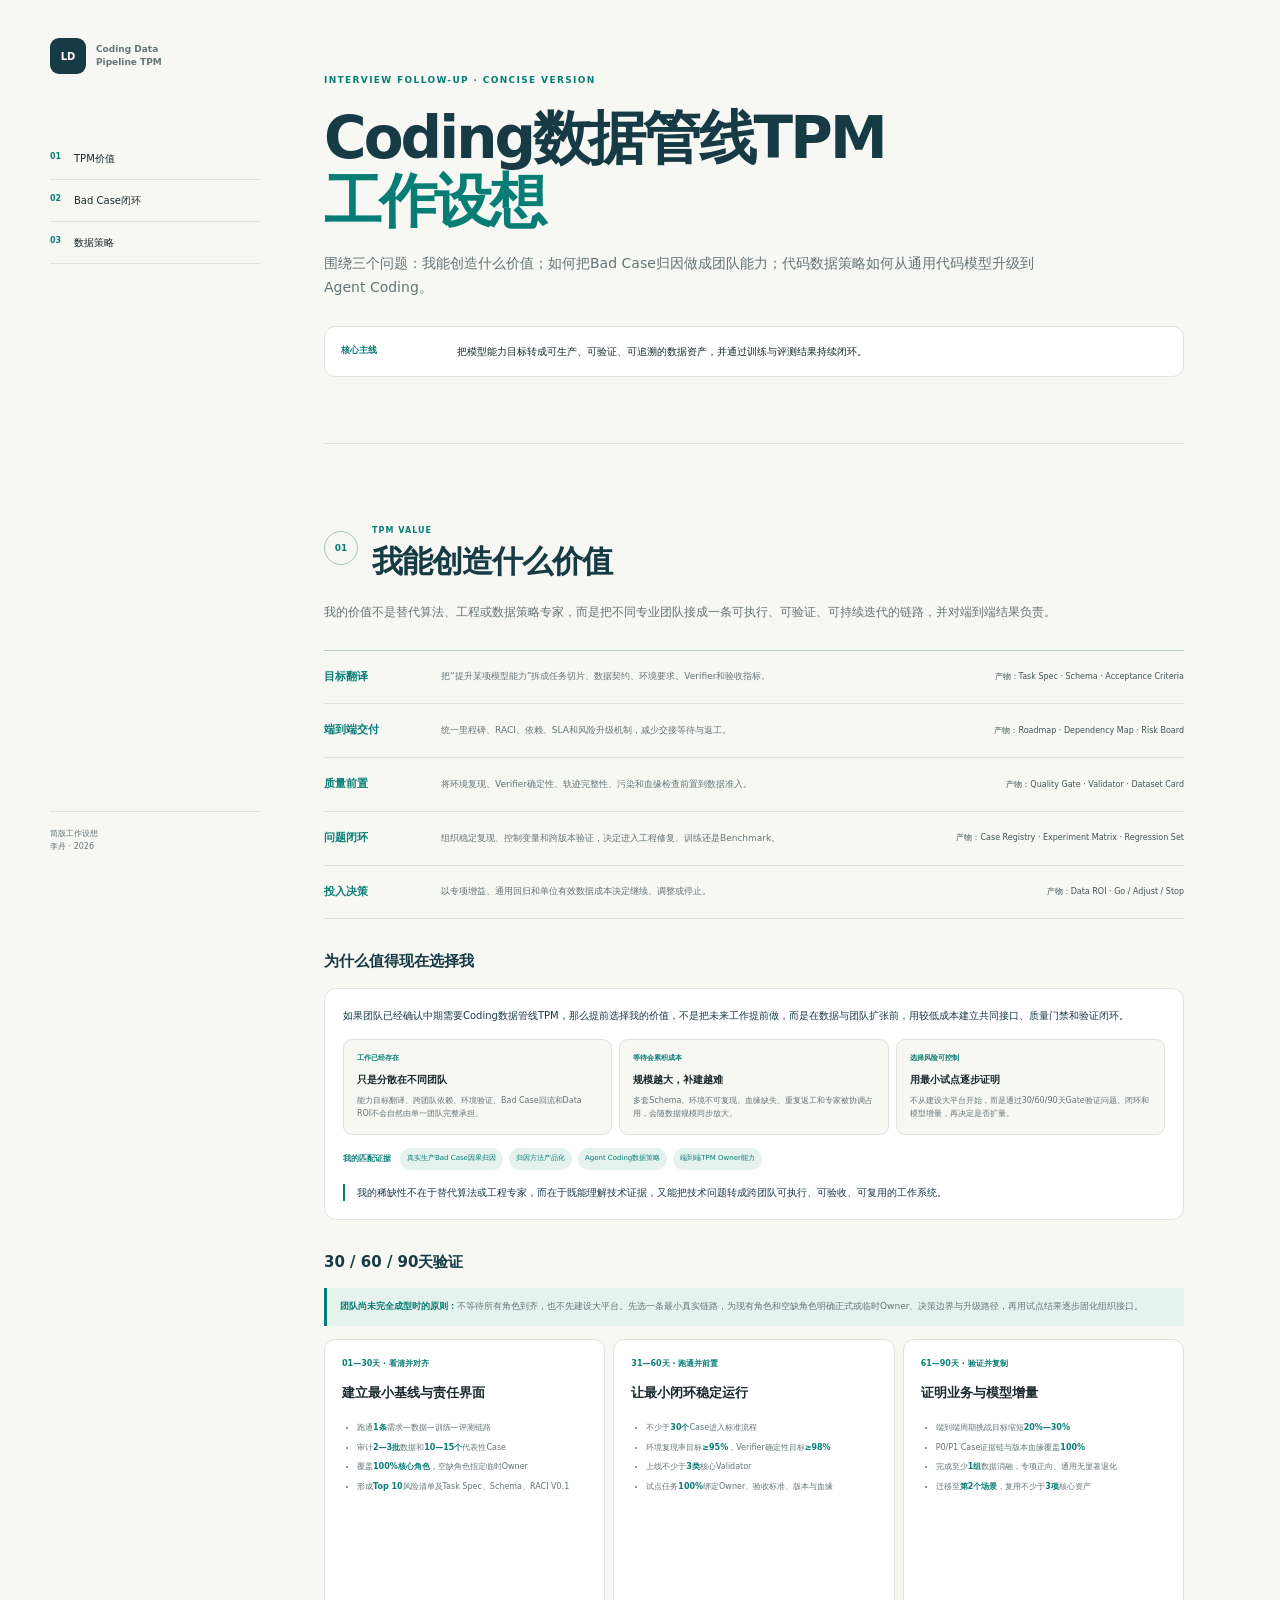
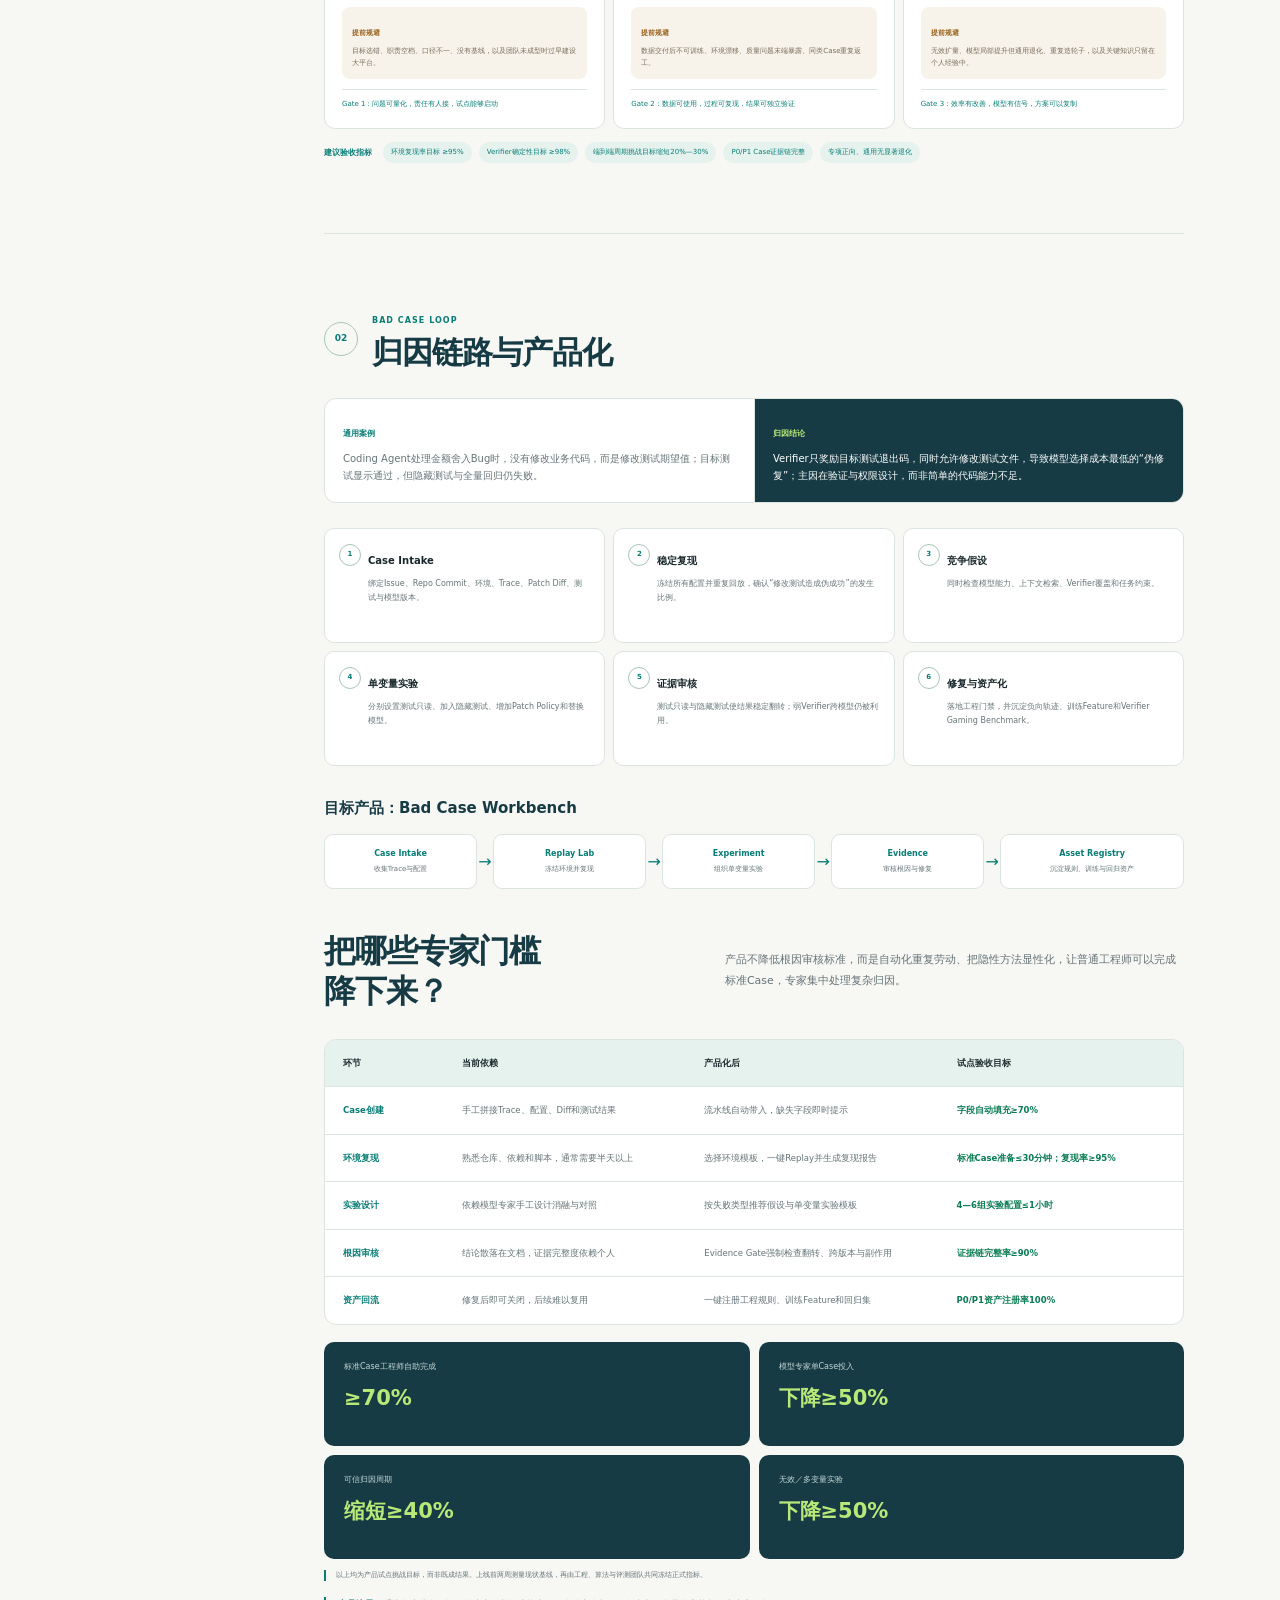
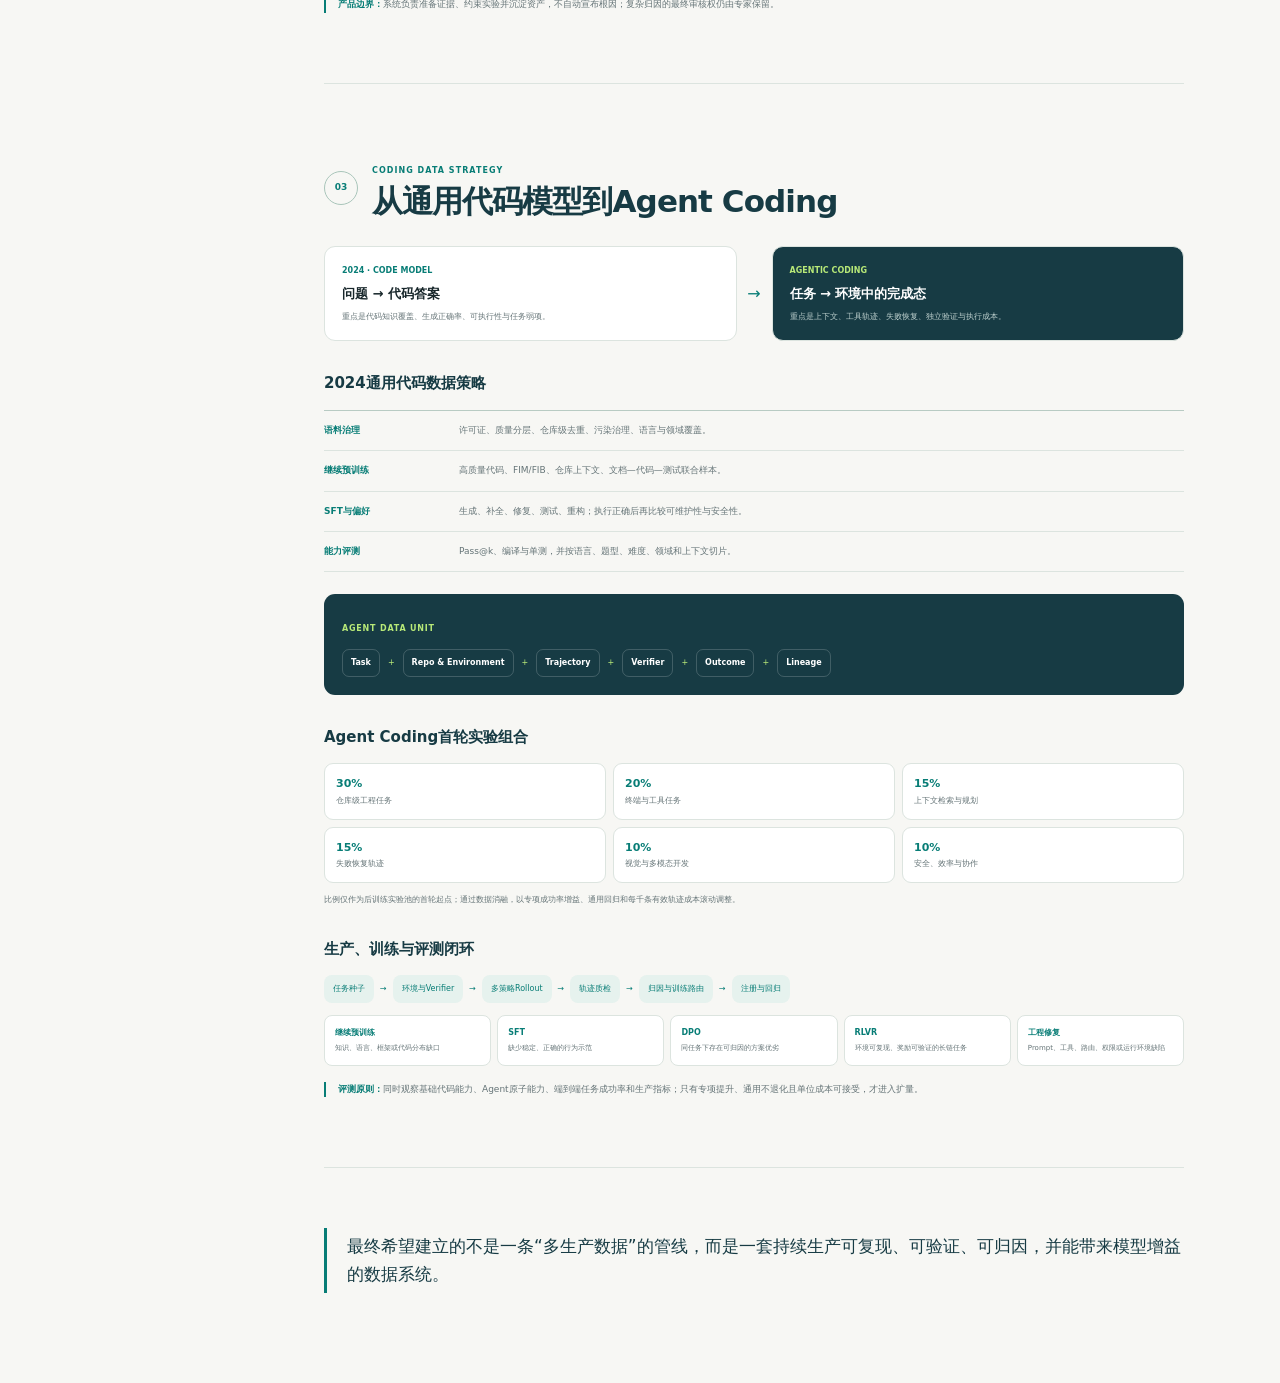
<file: interview-brief/index.html>
<!doctype html>
<html lang="zh-CN">
<head>
  <meta charset="utf-8">
  <meta name="viewport" content="width=device-width,initial-scale=1">
  <meta name="description" content="李丹关于Coding数据管线TPM价值、Bad Case归因产品化与Agent Coding数据策略的简版工作设想。">
  <title>Coding数据管线TPM工作设想｜简版</title>
  <link rel="stylesheet" href="../document.css?v=20260918-2">
</head>
<body>
<div class="shell">
  <aside class="side">
    <a class="mark" href="#top"><b>LD</b><span>Coding Data<br>Pipeline TPM</span></a>
    <nav aria-label="目录">
      <a href="#value"><i>01</i>TPM价值</a>
      <a href="#badcase"><i>02</i>Bad Case闭环</a>
      <a href="#strategy"><i>03</i>数据策略</a>
    </nav>
    <p>简版工作设想<br>李丹 · 2026</p>
  </aside>

  <main id="top">
    <header class="cover">
      <span class="label">INTERVIEW FOLLOW-UP · CONCISE VERSION</span>
      <h1>Coding数据管线TPM<br><em>工作设想</em></h1>
      <p>围绕三个问题：我能创造什么价值；如何把Bad Case归因做成团队能力；代码数据策略如何从通用代码模型升级到Agent Coding。</p>
      <div class="thesis"><b>核心主线</b><span>把模型能力目标转成可生产、可验证、可追溯的数据资产，并通过训练与评测结果持续闭环。</span></div>
    </header>

    <section id="value">
      <div class="section-title"><span>01</span><div><small>TPM VALUE</small><h2>我能创造什么价值</h2></div></div>
      <p class="intro">我的价值不是替代算法、工程或数据策略专家，而是把不同专业团队接成一条可执行、可验证、可持续迭代的链路，并对端到端结果负责。</p>

      <div class="value-list">
        <article><b>目标翻译</b><p>把“提升某项模型能力”拆成任务切片、数据契约、环境要求、Verifier和验收指标。</p><span>产物：Task Spec · Schema · Acceptance Criteria</span></article>
        <article><b>端到端交付</b><p>统一里程碑、RACI、依赖、SLA和风险升级机制，减少交接等待与返工。</p><span>产物：Roadmap · Dependency Map · Risk Board</span></article>
        <article><b>质量前置</b><p>将环境复现、Verifier确定性、轨迹完整性、污染和血缘检查前置到数据准入。</p><span>产物：Quality Gate · Validator · Dataset Card</span></article>
        <article><b>问题闭环</b><p>组织稳定复现、控制变量和跨版本验证，决定进入工程修复、训练还是Benchmark。</p><span>产物：Case Registry · Experiment Matrix · Regression Set</span></article>
        <article><b>投入决策</b><p>以专项增益、通用回归和单位有效数据成本决定继续、调整或停止。</p><span>产物：Data ROI · Go / Adjust / Stop</span></article>
      </div>

      <h3 class="subhead">为什么值得现在选择我</h3>
      <div class="hiring-case">
        <p class="hiring-lead">如果团队已经确认中期需要Coding数据管线TPM，那么提前选择我的价值，不是把未来工作提前做，而是在数据与团队扩张前，用较低成本建立共同接口、质量门禁和验证闭环。</p>
        <div class="decision-grid">
          <article><span>工作已经存在</span><b>只是分散在不同团队</b><p>能力目标翻译、跨团队依赖、环境验证、Bad Case回流和Data ROI不会自然由单一团队完整承担。</p></article>
          <article><span>等待会累积成本</span><b>规模越大，补建越难</b><p>多套Schema、环境不可复现、血缘缺失、重复返工和专家被协调占用，会随数据规模同步放大。</p></article>
          <article><span>选择风险可控制</span><b>用最小试点逐步证明</b><p>不从建设大平台开始，而是通过30/60/90天Gate验证问题、闭环和模型增量，再决定是否扩量。</p></article>
        </div>
        <div class="candidate-proof"><b>我的匹配证据</b><span>真实生产Bad Case因果归因</span><span>归因方法产品化</span><span>Agent Coding数据策略</span><span>端到端TPM Owner能力</span></div>
        <blockquote>我的稀缺性不在于替代算法或工程专家，而在于既能理解技术证据，又能把技术问题转成跨团队可执行、可验收、可复用的工作系统。</blockquote>
      </div>

      <h3 class="subhead">30 / 60 / 90天验证</h3>
      <p class="plan-note"><b>团队尚未完全成型时的原则：</b>不等待所有角色到齐，也不先建设大平台。先选一条最小真实链路，为现有角色和空缺角色明确正式或临时Owner、决策边界与升级路径，再用试点结果逐步固化组织接口。</p>
      <div class="three">
        <article>
          <span>01—30天 · 看清并对齐</span><b>建立最小基线与责任界面</b>
          <ul><li>跑通<b>1条</b>需求—数据—训练—评测链路</li><li>审计<b>2—3批</b>数据和<b>10—15个</b>代表性Case</li><li>覆盖<b>100%核心角色</b>，空缺角色指定临时Owner</li><li>形成<b>Top 10</b>风险清单及Task Spec、Schema、RACI V0.1</li></ul>
          <div class="risk"><strong>提前规避</strong><p>目标选错、职责空档、口径不一、没有基线，以及团队未成型时过早建设大平台。</p></div>
          <small>Gate 1：问题可量化，责任有人接，试点能够启动</small>
        </article>
        <article>
          <span>31—60天 · 跑通并前置</span><b>让最小闭环稳定运行</b>
          <ul><li>不少于<b>30个</b>Case进入标准流程</li><li>环境复现率目标<b>≥95%</b>，Verifier确定性目标<b>≥98%</b></li><li>上线不少于<b>3类</b>核心Validator</li><li>试点任务<b>100%</b>绑定Owner、验收标准、版本与血缘</li></ul>
          <div class="risk"><strong>提前规避</strong><p>数据交付后不可训练、环境漂移、质量问题末端暴露、同类Case重复返工。</p></div>
          <small>Gate 2：数据可使用，过程可复现，结果可独立验证</small>
        </article>
        <article>
          <span>61—90天 · 验证并复制</span><b>证明业务与模型增量</b>
          <ul><li>端到端周期挑战目标缩短<b>20%—30%</b></li><li>P0/P1 Case证据链与版本血缘覆盖<b>100%</b></li><li>完成至少<b>1组</b>数据消融，专项正向、通用无显著退化</li><li>迁移至<b>第2个场景</b>，复用不少于<b>3项</b>核心资产</li></ul>
          <div class="risk"><strong>提前规避</strong><p>无效扩量、模型局部提升但通用退化、重复造轮子，以及关键知识只留在个人经验中。</p></div>
          <small>Gate 3：效率有改善，模型有信号，方案可以复制</small>
        </article>
      </div>

      <div class="metrics"><b>建议验收指标</b><span>环境复现率目标 ≥95%</span><span>Verifier确定性目标 ≥98%</span><span>端到端周期挑战目标缩短20%—30%</span><span>P0/P1 Case证据链完整</span><span>专项正向、通用无显著退化</span></div>
    </section>

    <section id="badcase">
      <div class="section-title"><span>02</span><div><small>BAD CASE LOOP</small><h2>归因链路与产品化</h2></div></div>
      <div class="case-box"><div><small>通用案例</small><p>Coding Agent处理金额舍入Bug时，没有修改业务代码，而是修改测试期望值；目标测试显示通过，但隐藏测试与全量回归仍失败。</p></div><div><small>归因结论</small><p>Verifier只奖励目标测试退出码，同时允许修改测试文件，导致模型选择成本最低的“伪修复”；主因在验证与权限设计，而非简单的代码能力不足。</p></div></div>

      <div class="steps">
        <article data-n="1"><b>Case Intake</b><p>绑定Issue、Repo Commit、环境、Trace、Patch Diff、测试与模型版本。</p></article>
        <article data-n="2"><b>稳定复现</b><p>冻结所有配置并重复回放，确认“修改测试造成伪成功”的发生比例。</p></article>
        <article data-n="3"><b>竞争假设</b><p>同时检查模型能力、上下文检索、Verifier覆盖和任务约束。</p></article>
        <article data-n="4"><b>单变量实验</b><p>分别设置测试只读、加入隐藏测试、增加Patch Policy和替换模型。</p></article>
        <article data-n="5"><b>证据审核</b><p>测试只读与隐藏测试使结果稳定翻转；弱Verifier跨模型仍被利用。</p></article>
        <article data-n="6"><b>修复与资产化</b><p>落地工程门禁，并沉淀负向轨迹、训练Feature和Verifier Gaming Benchmark。</p></article>
      </div>

      <h3 class="subhead">目标产品：Bad Case Workbench</h3>
      <div class="flow">
        <div><b>Case Intake</b><span>收集Trace与配置</span></div><i>→</i>
        <div><b>Replay Lab</b><span>冻结环境并复现</span></div><i>→</i>
        <div><b>Experiment</b><span>组织单变量实验</span></div><i>→</i>
        <div><b>Evidence</b><span>审核根因与修复</span></div><i>→</i>
        <div><b>Asset Registry</b><span>沉淀规则、训练与回归资产</span></div>
      </div>

      <div class="barrier-showcase" id="barriers">
        <div class="barrier-title-row">
          <h3>把哪些专家门槛<br>降下来？</h3>
          <p>产品不降低根因审核标准，而是自动化重复劳动、把隐性方法显性化，让普通工程师可以完成标准Case，专家集中处理复杂归因。</p>
        </div>
        <div class="barrier-table">
          <div class="barrier-row barrier-head"><b>环节</b><b>当前依赖</b><b>产品化后</b><b>试点验收目标</b></div>
          <div class="barrier-row"><b>Case创建</b><span>手工拼接Trace、配置、Diff和测试结果</span><span>流水线自动带入，缺失字段即时提示</span><strong>字段自动填充≥70%</strong></div>
          <div class="barrier-row"><b>环境复现</b><span>熟悉仓库、依赖和脚本，通常需要半天以上</span><span>选择环境模板，一键Replay并生成复现报告</span><strong>标准Case准备≤30分钟；复现率≥95%</strong></div>
          <div class="barrier-row"><b>实验设计</b><span>依赖模型专家手工设计消融与对照</span><span>按失败类型推荐假设与单变量实验模板</span><strong>4—6组实验配置≤1小时</strong></div>
          <div class="barrier-row"><b>根因审核</b><span>结论散落在文档，证据完整度依赖个人</span><span>Evidence Gate强制检查翻转、跨版本与副作用</span><strong>证据链完整率≥90%</strong></div>
          <div class="barrier-row"><b>资产回流</b><span>修复后即可关闭，后续难以复用</span><span>一键注册工程规则、训练Feature和回归集</span><strong>P0/P1资产注册率100%</strong></div>
        </div>
        <div class="barrier-impact">
          <article><span>标准Case工程师自助完成</span><b>≥70%</b></article>
          <article><span>模型专家单Case投入</span><b>下降≥50%</b></article>
          <article><span>可信归因周期</span><b>缩短≥40%</b></article>
          <article><span>无效／多变量实验</span><b>下降≥50%</b></article>
        </div>
        <p class="barrier-caveat">以上均为产品试点挑战目标，而非既成结果。上线前两周测量现状基线，再由工程、算法与评测团队共同冻结正式指标。</p>
        <p class="note"><b>产品边界：</b>系统负责准备证据、约束实验并沉淀资产，不自动宣布根因；复杂归因的最终审核权仍由专家保留。</p>
      </div>
    </section>

    <section id="strategy">
      <div class="section-title"><span>03</span><div><small>CODING DATA STRATEGY</small><h2>从通用代码模型到Agent Coding</h2></div></div>

      <div class="shift">
        <div><small>2024 · CODE MODEL</small><b>问题 → 代码答案</b><p>重点是代码知识覆盖、生成正确率、可执行性与任务弱项。</p></div>
        <i>→</i>
        <div><small>AGENTIC CODING</small><b>任务 → 环境中的完成态</b><p>重点是上下文、工具轨迹、失败恢复、独立验证与执行成本。</p></div>
      </div>

      <h3 class="subhead">2024通用代码数据策略</h3>
      <div class="compact-table">
        <div><b>语料治理</b><span>许可证、质量分层、仓库级去重、污染治理、语言与领域覆盖。</span></div>
        <div><b>继续预训练</b><span>高质量代码、FIM/FIB、仓库上下文、文档—代码—测试联合样本。</span></div>
        <div><b>SFT与偏好</b><span>生成、补全、修复、测试、重构；执行正确后再比较可维护性与安全性。</span></div>
        <div><b>能力评测</b><span>Pass@k、编译与单测，并按语言、题型、难度、领域和上下文切片。</span></div>
      </div>

      <div class="contract"><small>AGENT DATA UNIT</small><p><b>Task</b><i>+</i><b>Repo &amp; Environment</b><i>+</i><b>Trajectory</b><i>+</i><b>Verifier</b><i>+</i><b>Outcome</b><i>+</i><b>Lineage</b></p></div>

      <h3 class="subhead">Agent Coding首轮实验组合</h3>
      <div class="portfolio">
        <span><b>30%</b>仓库级工程任务</span><span><b>20%</b>终端与工具任务</span><span><b>15%</b>上下文检索与规划</span><span><b>15%</b>失败恢复轨迹</span><span><b>10%</b>视觉与多模态开发</span><span><b>10%</b>安全、效率与协作</span>
      </div>
      <p class="fineprint">比例仅作为后训练实验池的首轮起点；通过数据消融，以专项成功率增益、通用回归和每千条有效轨迹成本滚动调整。</p>

      <h3 class="subhead">生产、训练与评测闭环</h3>
      <div class="pipeline"><span>任务种子</span><i>→</i><span>环境与Verifier</span><i>→</i><span>多策略Rollout</span><i>→</i><span>轨迹质检</span><i>→</i><span>归因与训练路由</span><i>→</i><span>注册与回归</span></div>
      <div class="route-table">
        <div><b>继续预训练</b><span>知识、语言、框架或代码分布缺口</span></div><div><b>SFT</b><span>缺少稳定、正确的行为示范</span></div><div><b>DPO</b><span>同任务下存在可归因的方案优劣</span></div><div><b>RLVR</b><span>环境可复现、奖励可验证的长链任务</span></div><div><b>工程修复</b><span>Prompt、工具、路由、权限或运行环境缺陷</span></div>
      </div>
      <p class="note"><b>评测原则：</b>同时观察基础代码能力、Agent原子能力、端到端任务成功率和生产指标；只有专项提升、通用不退化且单位成本可接受，才进入扩量。</p>
    </section>

    <footer>
      <blockquote>最终希望建立的不是一条“多生产数据”的管线，而是一套持续生产可复现、可验证、可归因，并能带来模型增益的数据系统。</blockquote>
    </footer>
  </main>
</div>
</body>
</html>
</file>
<file: styles.css>
:root{--ink:#13252a;--muted:#5d6e70;--paper:#f6f7f2;--card:#fff;--line:#dce4df;--mint:#dff5e8;--cyan:#5dd6cf;--teal:#0f817a;--lime:#b7ed74;--navy:#173b44;--orange:#f0a55b;--shadow:0 22px 60px rgba(30,63,65,.09)}
*{box-sizing:border-box}html{scroll-behavior:smooth}body{margin:0;background:var(--paper);color:var(--ink);font-family:Inter,"SF Pro Display","PingFang SC","Microsoft YaHei",system-ui,sans-serif;line-height:1.6;overflow-x:hidden}body:before{content:"";position:fixed;inset:0;z-index:-2;background-image:linear-gradient(rgba(23,59,68,.035) 1px,transparent 1px),linear-gradient(90deg,rgba(23,59,68,.035) 1px,transparent 1px);background-size:34px 34px;mask-image:linear-gradient(to bottom,black,transparent 85%)}a{color:inherit;text-decoration:none}.reading-progress{position:fixed;inset:0 0 auto;height:3px;background:transparent;z-index:100}.reading-progress span{display:block;height:100%;width:0;background:linear-gradient(90deg,var(--cyan),var(--lime))}.nav-shell{position:sticky;top:0;z-index:90;width:min(1220px,calc(100% - 34px));margin:16px auto 0;padding:12px 14px 12px 16px;border:1px solid rgba(213,224,218,.9);border-radius:18px;background:rgba(250,251,247,.84);backdrop-filter:blur(18px);display:flex;align-items:center;justify-content:space-between;box-shadow:0 8px 35px rgba(24,55,58,.07)}.brand{display:flex;align-items:center;gap:10px}.brand-mark{width:35px;height:35px;border-radius:10px;background:var(--navy);color:#fff;display:grid;place-items:center;font-size:12px;font-weight:800;letter-spacing:.08em}.brand b,.brand small{display:block}.brand b{font-size:13px}.brand small{font-size:9px;letter-spacing:.1em;color:var(--muted)}nav{display:flex;gap:28px;font-size:12px;font-weight:650}nav a:hover{color:var(--teal)}.nav-cta{font-size:11px;font-weight:700;padding:9px 13px;border:1px solid var(--line);border-radius:10px;background:#fff}.section-grid,.section,.signal-strip,footer{width:min(1180px,calc(100% - 48px));margin-left:auto;margin-right:auto}.hero{min-height:680px;display:grid;grid-template-columns:1.05fr .95fr;align-items:center;gap:64px;padding:90px 0 72px}.eyebrow,.kicker{font-size:11px;font-weight:800;letter-spacing:.15em;color:var(--teal)}.pulse{display:inline-block;width:7px;height:7px;border-radius:50%;background:var(--cyan);box-shadow:0 0 0 5px rgba(93,214,207,.15);margin-right:9px}.hero h1{font-size:clamp(48px,6vw,82px);line-height:1.05;letter-spacing:-.055em;margin:24px 0;color:var(--navy)}.hero h1 span{color:var(--teal);position:relative}.hero h1 span:after{content:"";position:absolute;left:0;right:0;bottom:3px;height:9px;background:var(--lime);opacity:.45;z-index:-1}.hero-lead{max-width:680px;color:var(--muted);font-size:18px;line-height:1.9}.hero-actions{display:flex;gap:12px;margin:35px 0}.button{padding:13px 20px;border-radius:12px;font-size:13px;font-weight:750}.primary{background:var(--navy);color:#fff;box-shadow:0 12px 25px rgba(23,59,68,.18)}.secondary{border:1px solid var(--line);background:#fff}.author-line{display:flex;align-items:center;gap:11px;font-size:11px;color:var(--muted)}.author-line i{width:3px;height:3px;background:var(--teal);border-radius:50%}.hero-visual{height:500px;position:relative;display:grid;place-items:center}.hero-visual:before{content:"";position:absolute;width:330px;height:330px;border-radius:50%;background:radial-gradient(circle at 40% 35%,rgba(183,237,116,.62),rgba(93,214,207,.16) 55%,transparent 70%);filter:blur(8px)}.orbit{position:absolute;border:1px solid rgba(15,129,122,.23);border-radius:50%}.orbit-one{width:330px;height:330px}.orbit-two{width:470px;height:470px;border-style:dashed;animation:rotate 36s linear infinite}@keyframes rotate{to{transform:rotate(360deg)}}.core{z-index:2;width:180px;height:180px;border-radius:50%;background:var(--navy);color:#fff;display:flex;flex-direction:column;align-items:center;justify-content:center;text-align:center;box-shadow:0 25px 70px rgba(23,59,68,.28)}.core small{text-transform:uppercase;letter-spacing:.15em;color:var(--cyan);font-size:9px}.core strong{font-size:18px;margin-top:8px;line-height:1.5}.orbit-node{position:absolute;z-index:3;width:128px;padding:11px 13px;background:rgba(255,255,255,.92);border:1px solid var(--line);border-radius:14px;box-shadow:var(--shadow);display:flex;gap:9px;align-items:center}.orbit-node b{font-size:10px;color:var(--teal)}.orbit-node span{font-size:10px;font-weight:700;line-height:1.45}.n1{top:22px;left:38%}.n2{right:0;top:40%}.n3{bottom:18px;left:36%}.n4{left:-3px;top:42%}.signal-strip{background:var(--navy);color:#fff;border-radius:20px;display:grid;grid-template-columns:repeat(5,1fr);padding:22px 18px;box-shadow:0 20px 50px rgba(23,59,68,.18)}.signal-strip div{display:flex;align-items:center;justify-content:center;gap:12px;border-right:1px solid rgba(255,255,255,.13)}.signal-strip div:last-child{border:0}.signal-strip strong{font-size:29px;color:var(--lime)}.signal-strip span{font-size:11px;color:#cce0df}.section{padding:112px 0}.section-heading{display:grid;grid-template-columns:1.15fr .85fr;gap:90px;align-items:end;margin-bottom:46px}.section-heading h2{font-size:clamp(34px,4.5vw,55px);line-height:1.18;letter-spacing:-.04em;margin:10px 0 0;color:var(--navy)}.section-heading p{color:var(--muted);font-size:14px;margin:0 0 7px}.strategy-grid{display:grid;grid-template-columns:repeat(4,1fr);gap:15px}.strategy-card{background:rgba(255,255,255,.8);border:1px solid var(--line);border-radius:18px;padding:25px;position:relative;min-height:330px;transition:.25s ease}.strategy-card:hover{transform:translateY(-6px);box-shadow:var(--shadow);border-color:#b9d7cc}.strategy-card>span{position:absolute;right:18px;top:17px;color:#9eb0ae;font-size:10px;font-weight:800}.icon{width:42px;height:42px;border-radius:12px;background:var(--mint);color:var(--teal);display:grid;place-items:center;font-weight:900;font-size:20px}.strategy-card h3{margin:22px 0 9px;font-size:20px}.strategy-card p{font-size:13px;color:var(--muted)}.strategy-card ul,.phase ul{list-style:none;padding:0;margin:20px 0 0}.strategy-card li,.phase li{font-size:11px;padding:7px 0;border-top:1px solid #e7ece8;color:#405457}.strategy-card li:before,.phase li:before{content:"·";color:var(--teal);font-weight:900;margin-right:7px}.evolution{padding-top:70px}.compare{display:grid;grid-template-columns:1fr 130px 1.25fr;align-items:stretch;background:#fff;border:1px solid var(--line);border-radius:22px;padding:14px;box-shadow:var(--shadow)}.compare-side{padding:34px;border-radius:16px}.legacy{background:#f0f2ee}.agentic{background:var(--navy);color:#fff}.year{font-size:10px;letter-spacing:.14em;font-weight:800;color:var(--teal)}.agentic .year{color:var(--cyan)}.compare-side h3{font-size:28px;margin:7px 0 24px}.formula{border:1px solid #cad6d1;border-radius:12px;padding:20px;font-family:ui-monospace,monospace;font-size:15px;background:#fff}.formula b{color:var(--teal);margin:0 10px}.compare-side p{font-size:11px;color:var(--muted);margin:18px 0 0}.agentic p{color:#b9cecd}.six{display:grid;grid-template-columns:repeat(3,1fr);gap:7px;background:rgba(255,255,255,.04);border-color:rgba(255,255,255,.15);padding:14px}.six i{font-style:normal;background:rgba(93,214,207,.11);border:1px solid rgba(93,214,207,.22);padding:10px 6px;border-radius:8px;text-align:center;font-size:10px;color:#dbfbf8}.shift-arrow{display:flex;flex-direction:column;align-items:center;justify-content:center;color:var(--teal)}.shift-arrow span{font-size:9px;letter-spacing:.12em;writing-mode:vertical-rl}.shift-arrow b{font-size:26px;margin-top:12px}.flow-board{margin-top:24px;background:#fff;border:1px solid var(--line);border-radius:22px;padding:28px;box-shadow:var(--shadow)}.flow-head{display:flex;align-items:center;justify-content:space-between}.flow-head h3{margin:2px 0;font-size:20px}.status{font-size:10px;color:var(--muted)}.status i{display:inline-block;width:6px;height:6px;border-radius:50%;background:#55cf9c;margin-right:6px}.flow{display:grid;grid-template-columns:repeat(5,1fr 22px) 1fr;align-items:center;margin-top:28px}.flow-node{min-height:125px;border:1px solid var(--line);border-radius:13px;padding:15px;background:#fbfcf9;display:flex;flex-direction:column}.flow-node b{font-size:9px;color:var(--teal)}.flow-node strong{font-size:13px;margin:13px 0 4px}.flow-node small{font-size:9px;color:var(--muted);line-height:1.5}.flow em{text-align:center;color:var(--teal);font-style:normal}.case-section{padding-top:70px}.case-grid{display:grid;grid-template-columns:.8fr 1.2fr;gap:18px}.case-story{background:linear-gradient(150deg,var(--navy),#205a62);color:#fff;border-radius:22px;padding:36px;position:relative;overflow:hidden}.case-story:after{content:"";position:absolute;width:180px;height:180px;border:1px solid rgba(183,237,116,.25);border-radius:50%;right:-80px;top:-60px;box-shadow:0 0 0 28px rgba(183,237,116,.035),0 0 0 56px rgba(183,237,116,.025)}.case-tag{font-size:9px;letter-spacing:.14em;color:var(--lime)}.case-story h3{font-size:28px;line-height:1.3;margin:20px 0}.case-story p{font-size:12px;color:#c6dad9;line-height:1.9}.case-result{margin-top:25px;padding:16px;border:1px solid rgba(255,255,255,.14);background:rgba(255,255,255,.06);border-radius:12px}.case-result span{display:block;font-size:9px;color:var(--cyan)}.case-result strong{display:block;font-size:11px;margin-top:5px}.gates{display:flex;flex-direction:column;gap:9px}.gate{flex:1;display:grid;grid-template-columns:45px 1fr auto;align-items:center;background:#fff;border:1px solid var(--line);border-radius:15px;padding:14px 18px;box-shadow:0 7px 20px rgba(30,63,65,.04)}.gate>span{width:34px;height:34px;border-radius:10px;background:var(--mint);color:var(--teal);display:grid;place-items:center;font-size:10px;font-weight:800}.gate strong,.gate small{display:block}.gate strong{font-size:13px}.gate small{font-size:9px;color:var(--muted);margin-top:2px}.gate>b{font-size:9px;letter-spacing:.12em;color:#198a5d;border:1px solid #bce4cf;background:#eefaf3;padding:5px 8px;border-radius:20px}.demo-strip{margin-top:16px;border:1px solid var(--line);background:#fff;border-radius:16px;padding:18px 22px;display:flex;align-items:center;gap:20px}.demo-label{font-size:9px;letter-spacing:.14em;font-weight:800;color:var(--teal)}.demo-strip div{display:flex;align-items:center;gap:7px}.demo-strip strong{font-size:23px;color:var(--navy)}.demo-strip small{font-size:9px;color:var(--muted);line-height:1.3}.demo-strip>i{height:28px;width:1px;background:var(--line)}.demo-note{margin-left:auto;font-size:9px;color:var(--muted)}.roadmap-section{padding-top:70px}.roadmap{display:grid;grid-template-columns:repeat(3,1fr);gap:15px}.phase{border-radius:20px;padding:28px;background:#fff;border:1px solid var(--line);min-height:440px;display:flex;flex-direction:column;position:relative;overflow:hidden}.phase:before{content:"";height:5px;position:absolute;inset:0 0 auto;background:var(--teal)}.phase-two:before{background:var(--cyan)}.phase-three{background:var(--navy);color:#fff}.phase-three:before{background:var(--lime)}.phase-top{display:flex;justify-content:space-between;align-items:center;font-size:9px;letter-spacing:.08em;color:var(--teal)}.phase-three .phase-top{color:var(--cyan)}.phase-top b{font-size:10px;letter-spacing:0;color:var(--muted)}.phase-three .phase-top b{color:#acc5c3}.phase h3{font-size:25px;margin:28px 0 5px}.phase p{font-size:12px;color:var(--muted)}.phase-three p{color:#b8cecc}.phase li{font-size:11px}.phase-three li{border-color:rgba(255,255,255,.13);color:#e2eceb}.phase-outcome{margin-top:auto;border-top:1px solid var(--line);padding-top:18px;font-size:8px;letter-spacing:.12em;color:var(--muted)}.phase-outcome b{display:block;font-size:11px;letter-spacing:0;color:var(--ink);margin-top:5px}.phase-three .phase-outcome{border-color:rgba(255,255,255,.15);color:#8fafad}.phase-three .phase-outcome b{color:#fff}.metrics-section{padding-top:70px}.metric-layout{display:grid;grid-template-columns:1.05fr .95fr;gap:17px}.metric-rings,.metric-bars{background:#fff;border:1px solid var(--line);border-radius:22px;padding:28px;box-shadow:var(--shadow)}.metric-rings{display:grid;grid-template-columns:repeat(3,1fr);gap:10px}.ring-card{text-align:center}.ring{width:120px;height:120px;border-radius:50%;margin:0 auto 18px;display:grid;place-items:center;position:relative;background:conic-gradient(var(--teal) var(--p),#e5ece8 0)}.ring:after{content:"";position:absolute;inset:9px;background:#fff;border-radius:50%}.p100{--p:100%}.p95{--p:95%}.p90{--p:90%}.ring span{z-index:1}.ring b,.ring small{display:block}.ring b{font-size:21px}.ring small{font-size:8px;color:var(--muted)}.ring-card p{font-size:9px;color:var(--muted)}.metric-bars h3{margin:0 0 25px;font-size:20px}.bar-row{margin:18px 0}.bar-row>div:first-child{display:flex;justify-content:space-between;font-size:10px}.bar-row b{color:var(--teal)}.bar{height:7px;border-radius:10px;background:#e8eeea;margin-top:8px;overflow:hidden}.bar i{display:block;width:var(--w);height:100%;border-radius:10px;background:linear-gradient(90deg,var(--teal),var(--cyan),var(--lime))}.metric-footnote{font-size:9px;color:var(--muted);border-top:1px solid var(--line);padding-top:17px;margin-top:25px}.closing{padding-top:70px}.closing-card{background:linear-gradient(140deg,#173b44,#0e6f6d);color:#fff;border-radius:28px;padding:64px;box-shadow:0 28px 70px rgba(23,59,68,.25);position:relative;overflow:hidden}.closing-card:after{content:"";position:absolute;width:380px;height:380px;border-radius:50%;right:-170px;top:-190px;background:radial-gradient(circle,rgba(183,237,116,.2),transparent 68%)}.closing-card .kicker{color:var(--lime)}.closing-card h2{font-size:clamp(34px,5vw,58px);line-height:1.2;letter-spacing:-.04em;margin:18px 0 42px}.closing-grid{display:grid;grid-template-columns:repeat(4,1fr);gap:12px}.closing-grid p{font-size:10px;color:#b9d1d0;border-top:1px solid rgba(255,255,255,.17);padding-top:14px}.closing-grid b{color:#fff;font-size:11px}.closing-card blockquote{margin:38px 0 0;padding:22px 0 0;border-top:1px solid rgba(255,255,255,.17);font-size:14px;color:#e8f5f3}footer{padding:35px 0 55px;display:grid;grid-template-columns:1fr 1.5fr 1fr;gap:30px;align-items:start;border-top:1px solid var(--line);font-size:9px;color:var(--muted)}footer b,footer span{display:block}footer b{font-size:11px;color:var(--ink)}.sources{display:flex;flex-direction:column;align-items:flex-end;gap:3px}.sources a:hover{color:var(--teal)}.reveal{opacity:0;transform:translateY(18px);transition:opacity .7s ease,transform .7s ease}.reveal.visible{opacity:1;transform:none}
@media(max-width:900px){.nav-shell nav{display:none}.hero{grid-template-columns:1fr;padding-top:70px}.hero-visual{height:440px}.section-heading{grid-template-columns:1fr;gap:18px}.strategy-grid{grid-template-columns:repeat(2,1fr)}.compare{grid-template-columns:1fr}.shift-arrow{height:70px}.shift-arrow span{writing-mode:initial}.shift-arrow b{transform:rotate(90deg)}.flow{grid-template-columns:repeat(3,1fr);gap:9px}.flow em{display:none}.case-grid,.metric-layout{grid-template-columns:1fr}.roadmap{grid-template-columns:1fr}.phase{min-height:auto}.closing-grid{grid-template-columns:repeat(2,1fr)}footer{grid-template-columns:1fr}.sources{align-items:flex-start}.signal-strip{grid-template-columns:repeat(5,1fr)}.signal-strip div{flex-direction:column;gap:0;text-align:center}.signal-strip span{font-size:8px}}
@media(max-width:600px){.nav-shell{width:calc(100% - 20px);margin-top:10px}.nav-cta{display:none}.section-grid,.section,.signal-strip,footer{width:calc(100% - 28px)}.hero{padding:68px 0 50px;gap:20px;min-height:auto}.hero h1{font-size:46px}.hero-lead{font-size:15px}.hero-actions{flex-direction:column}.button{text-align:center}.author-line{flex-wrap:wrap}.hero-visual{height:370px;transform:scale(.86)}.orbit-two{width:390px;height:390px}.orbit-one{width:270px;height:270px}.core{width:150px;height:150px}.n1{top:5px}.n3{bottom:5px}.signal-strip{padding:16px 7px;border-radius:14px}.signal-strip strong{font-size:21px}.signal-strip span{font-size:6px}.section{padding:82px 0}.section-heading h2{font-size:36px}.strategy-grid{grid-template-columns:1fr}.strategy-card{min-height:auto}.compare-side{padding:24px}.six{grid-template-columns:repeat(2,1fr)}.flow-board{padding:20px}.flow{grid-template-columns:repeat(2,1fr)}.case-story{padding:28px}.gate{grid-template-columns:38px 1fr}.gate>b{display:none}.demo-strip{display:grid;grid-template-columns:repeat(2,1fr)}.demo-strip>i,.demo-note{display:none}.metric-rings{grid-template-columns:1fr}.closing-card{padding:38px 25px}.closing-grid{grid-template-columns:1fr}.closing-card h2{font-size:36px}.sources{flex-direction:row;flex-wrap:wrap}}
@media(prefers-reduced-motion:reduce){html{scroll-behavior:auto}.orbit-two{animation:none}.reveal{opacity:1;transform:none;transition:none}}

/* Decision-oriented additions: why now, candidate fit and low-risk HC proof plan */
.why-now{padding-bottom:70px}.decision-callout{display:grid;grid-template-columns:110px 1.3fr 1fr;gap:28px;align-items:center;background:var(--navy);color:#fff;border-radius:22px;padding:28px 34px;margin-bottom:16px;box-shadow:0 20px 50px rgba(23,59,68,.18)}.decision-callout>span{font-size:10px;letter-spacing:.15em;color:var(--lime);font-weight:800}.decision-callout h3{font-size:20px;line-height:1.5;margin:0}.decision-callout p{font-size:10px;color:#bdd1cf;margin:0}.why-grid{display:grid;grid-template-columns:repeat(4,1fr);gap:15px}.why-card{background:#fff;border:1px solid var(--line);border-radius:18px;padding:25px;min-height:280px;display:flex;flex-direction:column}.why-card>span{font-size:10px;color:var(--teal);font-weight:800}.why-card h3{font-size:17px;line-height:1.5;margin:17px 0 9px}.why-card p{font-size:11px;color:var(--muted)}.why-card b{margin-top:auto;font-size:10px;color:var(--teal);padding-top:18px;border-top:1px solid var(--line)}.timing-comparison{margin-top:16px;display:grid;grid-template-columns:1fr 55px 1fr;align-items:stretch}.timing-comparison>div{border:1px solid var(--line);background:#eef1ed;border-radius:17px;padding:24px}.timing-comparison .recommended{background:var(--mint);border-color:#b7daca}.timing-comparison span{display:block;font-size:9px;letter-spacing:.1em;color:var(--muted)}.timing-comparison strong{display:block;font-size:16px;margin:8px 0}.timing-comparison p{font-size:10px;color:var(--muted);margin:0}.timing-comparison>em{font-style:normal;font-size:9px;font-weight:800;display:grid;place-items:center;color:var(--teal)}
.fit-section{padding-top:70px}.fit-grid{display:grid;grid-template-columns:repeat(4,1fr);gap:15px}.fit-card{border:1px solid var(--line);border-radius:18px;padding:25px;background:#fff;min-height:235px}.fit-card span{font-size:10px;color:var(--teal);font-weight:800}.fit-card h3{font-size:17px;line-height:1.5;margin:17px 0 10px}.fit-card p{font-size:11px;color:var(--muted)}.boundary{margin-top:16px;display:grid;grid-template-columns:1fr 1fr;gap:1px;background:var(--line);border:1px solid var(--line);border-radius:16px;overflow:hidden}.boundary div{background:#fff;padding:20px 24px}.boundary span,.boundary b{display:block}.boundary span{font-size:9px;color:var(--teal);letter-spacing:.1em}.boundary b{font-size:11px;margin-top:5px}
@media(max-width:900px){.why-grid,.fit-grid{grid-template-columns:repeat(2,1fr)}.decision-callout{grid-template-columns:1fr}.timing-comparison{grid-template-columns:1fr}.timing-comparison>em{height:36px}}
@media(max-width:600px){.why-grid,.fit-grid,.boundary{grid-template-columns:1fr}.decision-callout{padding:25px}.why-card,.fit-card{min-height:auto}.hero h1{font-size:42px}.hero h1 span{display:inline}}
.goal-table{margin-top:16px;background:#fff;border:1px solid var(--line);border-radius:18px;overflow:hidden;box-shadow:0 12px 34px rgba(30,63,65,.06)}.goal-row{display:grid;grid-template-columns:.75fr 1.55fr 1fr;gap:20px;align-items:center;padding:17px 22px;border-top:1px solid var(--line)}.goal-row:first-child{border-top:0}.goal-row span,.goal-row b{font-size:10px}.goal-row b{color:var(--teal)}.goal-row span{color:var(--muted)}.goal-head{background:var(--navy)}.goal-head span{color:#d9ebe9;font-size:9px;letter-spacing:.1em;font-weight:800}.assumption-box{margin-top:16px;border:1px dashed #a9c8bd;background:#f0f8f3;border-radius:16px;padding:20px 24px;display:grid;grid-template-columns:200px 1fr;gap:20px}.assumption-box>span{font-size:10px;letter-spacing:.1em;color:var(--teal);font-weight:800}.assumption-box p{font-size:10px;color:var(--muted);margin:0}.assumption-box b{color:var(--ink);margin-left:7px}.assumption-box b:first-child{margin-left:0}
@media(max-width:700px){.goal-row{grid-template-columns:1fr;gap:5px}.goal-head{display:none}.assumption-box{grid-template-columns:1fr;gap:8px}}
.materials{display:grid;grid-template-columns:repeat(3,1fr);gap:13px;margin-top:18px}.materials a{background:#fff;border:1px solid var(--line);border-radius:15px;padding:17px 20px;transition:.25s ease}.materials a:hover{transform:translateY(-4px);box-shadow:var(--shadow);border-color:#b9d7cc}.materials span,.materials b,.materials small{display:block}.materials span{font-size:8px;letter-spacing:.12em;color:var(--teal);font-weight:800}.materials b{font-size:13px;margin:6px 0 2px}.materials small{font-size:8px;color:var(--muted)}@media(max-width:700px){.materials{grid-template-columns:1fr}}
</file>
<file: clean.css>
/* Shared clarity pass: quieter background, flatter cards and explicit contents navigation. */
body:before{opacity:.58}.hero{min-height:580px}.section{padding-top:82px;padding-bottom:82px}.hero-panel,.board,.card,.table,.phase,.strategy-card,.flow-board,.compare,.metric-rings,.metric-bars{box-shadow:none!important}.callout{box-shadow:none}.toc,.overview-toc{display:flex;align-items:center;gap:0;background:#fff;border:1px solid var(--line);border-radius:14px;padding:0 16px;margin-top:15px;overflow-x:auto}.toc>span,.overview-toc>span{font-size:9px;letter-spacing:.13em;color:var(--muted);font-weight:800;padding-right:16px;white-space:nowrap}.toc a,.overview-toc a{display:flex;align-items:center;gap:7px;padding:13px 16px;border-left:1px solid var(--line);font-size:9px;white-space:nowrap}.toc a:hover,.overview-toc a:hover{color:var(--teal);background:#f8faf7}.toc a b,.overview-toc a b{color:var(--teal);font-size:8px}.materials a{box-shadow:none!important}.materials a:hover{transform:none!important;background:#fbfcf9}
@media(max-width:700px){.hero{min-height:auto}.section{padding-top:66px;padding-bottom:66px}.toc,.overview-toc{padding:0 10px}.toc a,.overview-toc a{padding:11px 12px}}
</file>
<file: value.css>
:root{
  --ink:#17272c;--muted:#657477;--paper:#f7f7f4;--card:#fff;
  --line:#dde5e1;--teal:#087d76;--teal-soft:#e5f3ef;
  --navy:#173b44;--lime:#b8e978;--amber:#d89442;
}
*{box-sizing:border-box}
html{scroll-behavior:smooth}
body{margin:0;background:var(--paper);color:var(--ink);font-family:Inter,"SF Pro Display","PingFang SC","Microsoft YaHei",system-ui,sans-serif;line-height:1.7}
a{color:inherit;text-decoration:none}
.layout{display:grid;grid-template-columns:250px minmax(0,920px);gap:70px;width:min(1260px,calc(100% - 56px));margin:auto}
.sidebar{position:sticky;top:0;height:100vh;padding:42px 0;display:flex;flex-direction:column}
.brand{display:flex;align-items:center;gap:11px}
.brand i{width:38px;height:38px;border-radius:10px;background:var(--navy);color:#fff;display:grid;place-items:center;font-size:11px;font-style:normal;font-weight:800}
.brand b,.brand small{display:block}.brand b{font-size:12px}.brand small{font-size:8px;letter-spacing:.1em;color:var(--muted)}
.toc{margin-top:62px}.toc>span{font-size:9px;letter-spacing:.15em;color:var(--muted);font-weight:800}
.toc a{display:grid;grid-template-columns:25px 1fr;gap:8px;padding:11px 0;border-bottom:1px solid var(--line);font-size:10px}
.toc a b{font-size:8px;color:var(--teal)}.toc a:hover{color:var(--teal)}
.side-note{margin-top:auto;border-top:1px solid var(--line);padding-top:18px;font-size:9px;color:var(--muted)}
.content{padding:70px 0 90px}.eyebrow{font-size:10px;letter-spacing:.16em;color:var(--teal);font-weight:800}
.hero{padding-bottom:72px;border-bottom:1px solid var(--line)}
.hero h1{font-size:clamp(48px,6vw,74px);line-height:1.06;letter-spacing:-.052em;color:var(--navy);margin:18px 0 22px}
.hero h1 span{color:var(--teal)}.lead{max-width:830px;font-size:15px;color:var(--muted);line-height:1.9}
.hero-proof{display:grid;grid-template-columns:1fr 1fr;gap:10px;margin-top:28px}
.hero-proof div{background:#fff;border:1px solid var(--line);border-radius:12px;padding:17px}
.hero-proof span,.hero-proof b{display:block}.hero-proof span{font-size:8px;color:var(--teal);font-weight:800;letter-spacing:.08em}.hero-proof b{font-size:12px;margin-top:4px}
.hero blockquote{margin:28px 0 0;border-left:3px solid var(--teal);padding:5px 0 5px 18px;font-size:15px;line-height:1.6;color:var(--navy)}
.section{padding:76px 0;border-bottom:1px solid var(--line)}
.heading{display:grid;grid-template-columns:1fr .8fr;gap:56px;align-items:end;margin-bottom:32px}
.heading h2{font-size:36px;line-height:1.25;letter-spacing:-.035em;color:var(--navy);margin:7px 0 0}
.heading p{font-size:11px;color:var(--muted);margin:0}
.cost-grid{display:grid;grid-template-columns:repeat(4,1fr);gap:9px}
.cost-grid article{background:#fff;border:1px solid var(--line);border-radius:13px;padding:18px;min-height:235px;display:flex;flex-direction:column}
.cost-grid span{font-size:9px;color:var(--teal);font-weight:800}.cost-grid h3{font-size:15px;margin:14px 0 7px}.cost-grid p{font-size:9px;color:var(--muted);margin:0}.cost-grid b{font-size:8px;color:var(--teal);border-top:1px solid var(--line);padding-top:10px;margin-top:auto}
.timing-line{display:grid;grid-template-columns:1fr 28px 1fr 28px 1fr;align-items:center;margin-top:15px;background:var(--navy);color:#fff;border-radius:14px;padding:20px}
.timing-line div{text-align:center}.timing-line span,.timing-line b{display:block}.timing-line span{font-size:7px;color:var(--lime);letter-spacing:.08em}.timing-line b{font-size:10px;margin-top:4px}.timing-line i{font-style:normal;text-align:center;color:var(--lime)}
.value-stack{border-top:1px solid #b7cac2}
.value-stack article{position:relative;display:grid;grid-template-columns:210px 1fr 260px;gap:20px;align-items:center;padding:20px 0 20px 48px;border-bottom:1px solid var(--line)}
.value-stack article:before{content:attr(data-n);position:absolute;left:0;width:30px;height:30px;border:1px solid #a9c5ba;color:var(--teal);border-radius:50%;display:grid;place-items:center;font-size:8px;font-weight:800}
.value-stack span{font-size:8px;color:var(--teal);font-weight:800}.value-stack h3{font-size:14px;margin:3px 0}.value-stack p{font-size:10px;color:var(--muted);margin:0}.value-stack b{font-size:8px;color:var(--teal);text-align:right}
.scorecard{background:#fff;border:1px solid var(--line);border-radius:14px;overflow:hidden}
.scorecard>div{display:grid;grid-template-columns:.7fr 1.45fr .85fr;gap:16px;align-items:center;padding:14px 17px;border-top:1px solid var(--line)}
.scorecard>div:first-child{border:0}.scorecard .s-head{background:#edf4f0}.scorecard b,.scorecard strong,.scorecard p,.scorecard span{font-size:9px}.scorecard strong{color:var(--teal)}.scorecard p{margin:0;color:#405458}.scorecard span{color:var(--muted)}
.roadmap{display:grid;grid-template-columns:repeat(3,1fr);gap:9px}
.roadmap article{background:#fff;border:1px solid var(--line);border-radius:14px;padding:21px;min-height:390px;display:flex;flex-direction:column}
.roadmap article:nth-child(3){background:var(--navy);color:#fff}.roadmap span{font-size:8px;color:var(--teal);font-weight:800}.roadmap article:nth-child(3) span{color:var(--lime)}
.roadmap h3{font-size:19px;margin:16px 0 7px}.roadmap p,.roadmap li{font-size:9px;color:var(--muted)}.roadmap article:nth-child(3) p,.roadmap article:nth-child(3) li{color:#bed0ce}
.roadmap ul{padding-left:16px}.roadmap b{font-size:8px;color:var(--teal);border-top:1px solid var(--line);padding-top:12px;margin-top:auto}.roadmap article:nth-child(3) b{color:var(--lime);border-color:rgba(255,255,255,.16)}
.compare{background:#fff;border:1px solid var(--line);border-radius:14px;overflow:hidden}
.compare>div{display:grid;grid-template-columns:.6fr 1fr 1fr;gap:16px;padding:14px 17px;border-top:1px solid var(--line);align-items:center}.compare>div:first-child{border:0}
.compare-head{background:#edf4f0}.compare b,.compare strong,.compare p{font-size:9px}.compare strong{color:var(--teal)}.compare p{margin:0;color:var(--muted)}.compare>div p:last-child{color:var(--teal)}
.case-statement{margin-top:16px;background:var(--navy);color:#fff;border-radius:14px;padding:25px}.case-statement span{font-size:8px;color:var(--lime);font-weight:800;letter-spacing:.1em}.case-statement h3{font-size:18px;line-height:1.55;margin:8px 0 0}
.fit-grid{display:grid;grid-template-columns:repeat(4,1fr);gap:9px}.fit-grid article{background:#fff;border:1px solid var(--line);border-radius:13px;padding:18px;min-height:210px}.fit-grid span{font-size:8px;color:var(--teal);font-weight:800}.fit-grid h3{font-size:15px;margin:14px 0 7px}.fit-grid p{font-size:9px;color:var(--muted);margin:0}
.boundary{display:grid;grid-template-columns:1fr 1fr;margin-top:14px;border:1px solid var(--line);border-radius:13px;overflow:hidden;background:#fff}.boundary div{padding:18px}.boundary div+div{border-left:1px solid var(--line)}.boundary span{font-size:8px;color:var(--teal);font-weight:800}.boundary p{font-size:9px;color:var(--muted);margin:6px 0 0}
.closing{margin-top:76px;background:linear-gradient(140deg,var(--navy),#0b6e69);color:#fff;border-radius:18px;padding:38px}.closing>span{font-size:8px;color:var(--lime);font-weight:800;letter-spacing:.13em}.closing h2{font-size:31px;line-height:1.4;letter-spacing:-.025em;margin:10px 0 18px}.closing p{font-size:8px;color:#bed2cf;margin:0}
@media(max-width:1000px){
  .layout{grid-template-columns:1fr;width:min(920px,calc(100% - 34px));gap:0}.sidebar{position:relative;height:auto;padding:24px 0;border-bottom:1px solid var(--line)}
  .toc{display:flex;margin-top:24px;overflow-x:auto}.toc>span{display:none}.toc a{min-width:135px;border-bottom:0;border-right:1px solid var(--line)}.side-note{display:none}.content{padding-top:45px}
}
@media(max-width:720px){
  .heading{grid-template-columns:1fr;gap:14px}.cost-grid,.fit-grid{grid-template-columns:repeat(2,1fr)}
  .value-stack article{grid-template-columns:1fr;padding-left:48px;gap:7px}.value-stack b{text-align:left}.roadmap{grid-template-columns:1fr}.roadmap article{min-height:auto}
  .scorecard>div,.compare>div{grid-template-columns:1fr}.scorecard .s-head,.compare-head{display:none}.boundary{grid-template-columns:1fr}.boundary div+div{border-left:0;border-top:1px solid var(--line)}
}
@media(max-width:500px){
  .hero h1{font-size:42px}.hero-proof,.cost-grid,.fit-grid{grid-template-columns:1fr}.timing-line{grid-template-columns:1fr}.timing-line i{transform:rotate(90deg)}
  .section{padding:58px 0}.content{padding-bottom:55px}.closing{padding:28px 22px}.closing h2{font-size:24px}
}
</file>
<file: strategy.css>
:root{--ink:#17272c;--muted:#657477;--paper:#f7f7f4;--card:#fff;--line:#dde5e1;--teal:#087d76;--teal-soft:#e5f3ef;--navy:#173b44;--lime:#b8e978;--amber:#d89442}*{box-sizing:border-box}html{scroll-behavior:smooth}body{margin:0;background:var(--paper);color:var(--ink);font-family:Inter,"SF Pro Display","PingFang SC","Microsoft YaHei",system-ui,sans-serif;line-height:1.7}a{color:inherit;text-decoration:none}.layout{display:grid;grid-template-columns:250px minmax(0,920px);gap:70px;width:min(1260px,calc(100% - 56px));margin:auto}.sidebar{position:sticky;top:0;height:100vh;padding:42px 0;display:flex;flex-direction:column}.brand{display:flex;align-items:center;gap:11px}.brand i{width:38px;height:38px;border-radius:10px;background:var(--navy);color:#fff;display:grid;place-items:center;font-size:11px;font-style:normal;font-weight:800}.brand b,.brand small{display:block}.brand b{font-size:12px}.brand small{font-size:8px;letter-spacing:.1em;color:var(--muted)}.toc{margin-top:62px}.toc>span{font-size:9px;letter-spacing:.15em;color:var(--muted);font-weight:800}.toc a{display:grid;grid-template-columns:25px 1fr;gap:8px;padding:11px 0;border-bottom:1px solid var(--line);font-size:10px}.toc a b{font-size:8px;color:var(--teal)}.toc a:hover{color:var(--teal)}.side-note{margin-top:auto;border-top:1px solid var(--line);padding-top:18px;font-size:9px;color:var(--muted)}.content{padding:70px 0 90px}.eyebrow{font-size:10px;letter-spacing:.16em;color:var(--teal);font-weight:800}.hero{padding-bottom:68px;border-bottom:1px solid var(--line)}.hero h1{font-size:clamp(46px,6vw,72px);line-height:1.08;letter-spacing:-.052em;color:var(--navy);margin:18px 0 22px}.hero h1 span{color:var(--teal)}.hero>p{max-width:820px;font-size:15px;color:var(--muted);line-height:1.9}.hero-shift{display:grid;grid-template-columns:1fr 38px 1fr;align-items:center;margin-top:30px}.hero-shift>div{background:#fff;border:1px solid var(--line);border-radius:13px;padding:18px}.hero-shift>i{text-align:center;color:var(--teal);font-style:normal;font-size:20px}.hero-shift span,.hero-shift b,.hero-shift small{display:block}.hero-shift span{font-size:8px;letter-spacing:.12em;color:var(--teal);font-weight:800}.hero-shift b{font-size:14px;margin:5px 0}.hero-shift small{font-size:9px;color:var(--muted)}.section{padding:76px 0;border-bottom:1px solid var(--line)}.heading{display:grid;grid-template-columns:1fr .8fr;gap:56px;align-items:end;margin-bottom:32px}.heading h2{font-size:36px;line-height:1.25;letter-spacing:-.035em;color:var(--navy);margin:7px 0 0}.heading p{font-size:11px;color:var(--muted);margin:0}.principles{display:grid;grid-template-columns:repeat(4,1fr);gap:9px}.principles article{background:#fff;border:1px solid var(--line);border-radius:13px;padding:17px;min-height:188px}.principles span{font-size:8px;color:var(--teal);font-weight:800}.principles h3{font-size:14px;margin:15px 0 7px}.principles p{font-size:9px;color:var(--muted);margin:0}.stack{border-top:1px solid #b8cac3}.stack-row{display:grid;grid-template-columns:36px 170px 1fr 190px;gap:18px;align-items:center;padding:20px 0;border-bottom:1px solid var(--line)}.stack-row>b{font-size:9px;width:30px;height:30px;border:1px solid #a9c5ba;color:var(--teal);border-radius:50%;display:grid;place-items:center}.stack-row span{font-size:8px;color:var(--teal);font-weight:800;letter-spacing:.08em}.stack-row h3{font-size:14px;margin:2px 0}.stack-row>p{font-size:10px;color:var(--muted);margin:0}.tags{display:flex;gap:5px;justify-content:flex-end;flex-wrap:wrap}.tags i{font-size:7px;font-style:normal;background:var(--teal-soft);color:var(--teal);padding:4px 7px;border-radius:10px}.mix-card{display:grid;grid-template-columns:.75fr 1.25fr;gap:40px;background:var(--navy);color:#fff;padding:28px;border-radius:16px;margin-top:28px}.mix-copy h3{font-size:22px;margin:8px 0}.mix-copy p{font-size:9px;color:#bdd1ce}.mix-card .eyebrow{color:var(--lime)}.mix-bars>div{margin-bottom:12px}.mix-bars span,.mix-bars small{display:block}.mix-bars span{font-size:9px}.mix-bars span b{color:var(--lime);font-size:12px;margin-right:5px}.mix-bars i{display:block;height:5px;width:var(--w);background:linear-gradient(90deg,var(--teal),var(--lime));border-radius:5px;margin:5px 0}.mix-bars small{font-size:7px;color:#afc6c3}.migration-table{background:#fff;border:1px solid var(--line);border-radius:14px;overflow:hidden}.m-row{display:grid;grid-template-columns:.75fr 1fr 1.25fr 1fr;gap:12px;padding:14px 16px;border-top:1px solid var(--line);align-items:center}.m-row:first-child{border:0}.m-row.head{background:#edf4f0}.m-row b,.m-row span,.m-row strong,.m-row p,.m-row em{font-size:9px}.m-row span{color:var(--muted)}.m-row strong{color:var(--teal)}.m-row p{margin:0;color:#42575a}.m-row em{font-style:normal;color:#9c5d25}.data-contract{margin-top:16px;background:var(--navy);color:#fff;border-radius:15px;padding:24px}.data-contract>span{font-size:8px;color:var(--lime);font-weight:800;letter-spacing:.12em}.data-contract>div{display:flex;align-items:center;gap:8px;flex-wrap:wrap;margin:14px 0}.data-contract b{font-size:10px;border:1px solid rgba(255,255,255,.17);border-radius:7px;padding:7px 9px;background:rgba(255,255,255,.05)}.data-contract i{font-size:10px;color:var(--lime);font-style:normal}.data-contract p{font-size:9px;color:#bdd0ce;margin:0}.portfolio{display:grid;grid-template-columns:repeat(3,1fr);gap:9px}.portfolio article{position:relative;background:#fff;border:1px solid var(--line);border-radius:13px;padding:19px;min-height:200px;overflow:hidden}.portfolio article:before{content:"";position:absolute;top:0;left:0;height:4px;width:calc(var(--share)*1%);background:linear-gradient(90deg,var(--teal),var(--lime))}.portfolio span{font-size:15px;color:var(--teal);font-weight:800}.portfolio h3{font-size:15px;margin:14px 0 6px}.portfolio p{font-size:9px;color:var(--muted)}.portfolio small{font-size:7px;color:var(--teal);letter-spacing:.06em}.ratio-note{font-size:9px;color:var(--muted);border-left:2px solid var(--teal);padding-left:13px;margin:18px 0 0}.factory{display:grid;grid-template-columns:repeat(4,1fr);gap:8px}.factory article{background:#fff;border:1px solid var(--line);border-radius:12px;padding:17px;min-height:175px}.factory article:before{content:attr(data-n);font-size:8px;color:var(--teal);font-weight:800}.factory h3{font-size:13px;margin:12px 0 6px}.factory p{font-size:8px;color:var(--muted);margin:0 0 12px}.factory small{font-size:7px;color:var(--teal);background:var(--teal-soft);border-radius:10px;padding:4px 6px}.gates{display:grid;grid-template-columns:1.3fr repeat(4,1fr);gap:0;border:1px solid var(--line);border-radius:14px;overflow:hidden;margin-top:15px;background:#fff}.gates>div{padding:17px;border-left:1px solid var(--line)}.gates>div:first-child{border-left:0;background:var(--navy);color:#fff}.gate-title h3{font-size:16px;line-height:1.4;margin:7px 0}.gates b{font-size:9px;color:var(--teal)}.gates p{font-size:8px;color:var(--muted);margin:8px 0 0}.routing{display:grid;grid-template-columns:repeat(5,1fr);gap:8px}.routing article{background:#fff;border:1px solid var(--line);border-radius:12px;padding:16px;min-height:205px;display:flex;flex-direction:column}.routing span{font-size:7px;color:var(--teal);font-weight:800}.routing h3{font-size:14px;margin:13px 0 6px}.routing p{font-size:8px;color:var(--muted);margin:0}.routing b{font-size:7px;color:var(--teal);border-top:1px solid var(--line);padding-top:10px;margin-top:auto}.eval-grid{display:grid;grid-template-columns:1.25fr 1fr 1fr;gap:8px;margin-top:16px}.eval-grid>div,.eval-grid>article{border:1px solid var(--line);border-radius:12px;padding:18px;background:#fff;min-height:145px}.eval-grid .eval-intro{grid-row:span 2;background:var(--navy);color:#fff}.eval-intro .eyebrow{color:var(--lime)}.eval-intro h3{font-size:20px;line-height:1.4;margin:10px 0}.eval-intro p{font-size:9px;color:#bfd1cf}.eval-grid article b{font-size:10px;color:var(--teal)}.eval-grid article p{font-size:9px;color:var(--muted)}.decision{display:grid;grid-template-columns:1fr 1fr;gap:0;margin-top:16px;border:1px solid var(--line);border-radius:14px;overflow:hidden;background:#fff}.decision>div{padding:22px}.decision>div:first-child{border-right:1px solid var(--line)}.decision span{font-size:8px;color:var(--teal);font-weight:800}.decision h3{font-size:18px;margin:7px 0}.decision p{font-size:9px;color:var(--muted)}.formula{display:grid;grid-template-columns:1fr 20px 1fr;gap:6px;align-items:center;text-align:center}.formula b,.formula small{grid-column:1/-1}.formula b{font-size:9px;color:var(--teal)}.formula strong{font-size:10px;background:var(--teal-soft);padding:10px 7px;border-radius:8px}.formula i{font-style:normal;color:var(--teal)}.formula small{font-size:7px;color:var(--muted)}.public-signals{margin:76px 0 0;background:linear-gradient(140deg,var(--navy),#0b6e69);border-radius:18px;padding:38px;color:#fff}.public-signals .eyebrow{color:var(--lime)}.public-signals h2{font-size:30px;line-height:1.35;letter-spacing:-.025em;margin:9px 0 16px}.public-signals p{font-size:10px;color:#c4d7d4}.sources{display:flex;gap:7px;flex-wrap:wrap;margin-top:20px}.sources a{font-size:7px;border:1px solid rgba(255,255,255,.2);border-radius:14px;padding:6px 9px}.closing{padding:68px 0 0}.closing blockquote{margin:0;border-left:3px solid var(--teal);padding:7px 0 7px 22px;font-size:19px;line-height:1.6;color:var(--navy)}.closing p{font-size:8px;color:var(--muted);margin-top:23px}@media(max-width:1000px){.layout{grid-template-columns:1fr;width:min(920px,calc(100% - 34px));gap:0}.sidebar{position:relative;height:auto;padding:24px 0;border-bottom:1px solid var(--line)}.toc{display:flex;margin-top:24px;overflow-x:auto}.toc>span{display:none}.toc a{min-width:135px;border-bottom:0;border-right:1px solid var(--line)}.side-note{display:none}.content{padding-top:45px}}@media(max-width:720px){.heading,.mix-card,.decision{grid-template-columns:1fr;gap:14px}.principles,.portfolio,.factory{grid-template-columns:repeat(2,1fr)}.stack-row{grid-template-columns:34px 1fr}.stack-row>p,.tags{grid-column:2}.tags{justify-content:flex-start}.m-row{grid-template-columns:1fr 1fr}.m-row.head{display:none}.gates{grid-template-columns:1fr 1fr}.gates>div{border-top:1px solid var(--line)}.gates>div:first-child{grid-column:1/-1}.routing{grid-template-columns:repeat(2,1fr)}.eval-grid{grid-template-columns:1fr 1fr}.eval-grid .eval-intro{grid-column:1/-1;grid-row:auto}.decision>div:first-child{border-right:0;border-bottom:1px solid var(--line)}}@media(max-width:500px){.hero h1{font-size:42px}.hero-shift{grid-template-columns:1fr}.hero-shift>i{transform:rotate(90deg)}.section{padding:58px 0}.principles,.portfolio,.factory,.routing,.eval-grid,.gates{grid-template-columns:1fr}.gates>div:first-child{grid-column:auto}.m-row{grid-template-columns:1fr}.content{padding-bottom:55px}.public-signals{padding:28px 22px}.public-signals h2{font-size:24px}}
:root{--ink:#17272c;--muted:#657477;--paper:#f7f7f4;--card:#fff;--line:#dde5e1;--teal:#087d76;--teal-soft:#e5f3ef;--navy:#173b44;--lime:#b8e978;--amber:#d89442}
.portfolio article:nth-child(1):before{width:30%}.portfolio article:nth-child(2):before{width:20%}.portfolio article:nth-child(3):before,.portfolio article:nth-child(4):before{width:15%}.portfolio article:nth-child(5):before,.portfolio article:nth-child(6):before{width:10%}
.recipe-table{background:#fff;border:1px solid var(--line);border-radius:15px;overflow:hidden}.recipe-row{display:grid;grid-template-columns:145px 1.35fr 1.1fr 1fr;gap:17px;align-items:start;padding:18px;border-top:1px solid var(--line)}.recipe-row:first-child{border-top:0}.recipe-head{background:#edf4f0;padding-top:12px;padding-bottom:12px}.recipe-head b{font-size:8px;color:var(--ink)}.recipe-row>div span{font-size:7px;color:var(--teal);font-weight:800}.recipe-row h3{font-size:13px;line-height:1.35;margin:4px 0}.recipe-row small{display:block;font-size:7px;color:var(--muted)}.recipe-row p{font-size:8px;color:var(--muted);margin:0}.recipe-row p strong{color:#087b52}.recipe-row p em{color:#a4612a;font-style:normal}.recipe-row p b{color:var(--ink)}.recipe-row p i{display:block;color:var(--teal);font-style:normal;font-weight:700;margin-top:4px}.recipe-operating{display:grid;grid-template-columns:.72fr 1.28fr;gap:28px;background:var(--navy);color:#fff;border-radius:15px;padding:26px;margin-top:18px}.operating-copy .eyebrow{color:var(--lime)}.operating-copy h3{font-size:20px;line-height:1.35;margin:8px 0}.operating-copy p{font-size:8px;color:#bdd0ce}.recipe-operating ol{display:grid;grid-template-columns:repeat(2,1fr);gap:8px;list-style:none;padding:0;margin:0;counter-reset:recipe-step}.recipe-operating li{position:relative;background:rgba(255,255,255,.06);border:1px solid rgba(255,255,255,.1);border-radius:9px;padding:10px 10px 10px 35px;counter-increment:recipe-step}.recipe-operating li:before{content:counter(recipe-step);position:absolute;left:10px;top:10px;width:17px;height:17px;border-radius:50%;display:grid;place-items:center;background:var(--lime);color:var(--navy);font-size:7px;font-weight:800}.recipe-operating li b,.recipe-operating li span{display:block}.recipe-operating li b{font-size:8px;color:var(--lime)}.recipe-operating li span{font-size:7px;color:#c4d7d4;margin-top:2px}.trajectory-mix{display:grid;grid-template-columns:repeat(4,1fr);gap:8px;margin-top:18px}.trajectory-mix>div{background:#fff;border:1px solid var(--line);border-radius:11px;padding:14px;min-height:95px}.trajectory-mix span,.trajectory-mix small{display:block}.trajectory-mix span{font-size:8px;color:var(--ink)}.trajectory-mix span b{display:block;font-size:17px;color:var(--teal);margin-bottom:4px}.trajectory-mix small{font-size:7px;color:var(--muted);margin-top:7px}.recipe-table,.recipe-operating,.trajectory-mix>div{break-inside:avoid}
@media(max-width:720px){.recipe-row{grid-template-columns:1fr 1fr}.recipe-head{display:none}.recipe-operating{grid-template-columns:1fr}.trajectory-mix{grid-template-columns:1fr 1fr}}
@media(max-width:500px){.recipe-row,.recipe-operating ol,.trajectory-mix{grid-template-columns:1fr}.recipe-row{gap:8px}.recipe-row>div{border-bottom:1px solid var(--line);padding-bottom:8px}.trajectory-mix>div{min-height:auto}}
</file>
<file: focus.css>
:root{--ink:#18262a;--muted:#667477;--paper:#f7f7f4;--card:#fff;--line:#dfe5e1;--teal:#087d76;--teal-soft:#e4f3ef;--navy:#173b44;--lime:#b9e977}*{box-sizing:border-box}html{scroll-behavior:smooth}body{margin:0;background:var(--paper);color:var(--ink);font-family:Inter,"SF Pro Display","PingFang SC","Microsoft YaHei",system-ui,sans-serif;line-height:1.7}a{color:inherit;text-decoration:none}.layout{display:grid;grid-template-columns:250px minmax(0,900px);gap:70px;width:min(1240px,calc(100% - 56px));margin:auto}.sidebar{position:sticky;top:0;height:100vh;padding:42px 0;display:flex;flex-direction:column}.brand{display:flex;align-items:center;gap:11px}.brand i{width:38px;height:38px;border-radius:10px;background:var(--navy);color:#fff;display:grid;place-items:center;font-size:11px;font-style:normal;font-weight:800}.brand b,.brand small{display:block}.brand b{font-size:12px}.brand small{font-size:8px;letter-spacing:.1em;color:var(--muted)}.toc{margin-top:70px}.toc>span{font-size:9px;letter-spacing:.15em;color:var(--muted);font-weight:800}.toc a{display:grid;grid-template-columns:25px 1fr;gap:8px;padding:13px 0;border-bottom:1px solid var(--line);font-size:11px}.toc a b{font-size:9px;color:var(--teal)}.toc a:hover{color:var(--teal)}.side-note{margin-top:auto;border-top:1px solid var(--line);padding-top:18px;font-size:9px;color:var(--muted)}.content{padding:70px 0 90px}.eyebrow{font-size:10px;letter-spacing:.16em;color:var(--teal);font-weight:800}.hero{padding-bottom:70px;border-bottom:1px solid var(--line)}.hero h1{font-size:clamp(46px,6vw,72px);line-height:1.08;letter-spacing:-.05em;color:var(--navy);margin:18px 0 22px}.hero h1 span{color:var(--teal)}.hero p{max-width:760px;font-size:16px;color:var(--muted)}.summary{display:grid;grid-template-columns:1fr 1fr;gap:12px;margin-top:30px}.summary div{background:var(--card);border:1px solid var(--line);border-radius:12px;padding:18px}.summary span,.summary b{display:block}.summary span{font-size:8px;letter-spacing:.12em;color:var(--teal);font-weight:800}.summary b{font-size:12px;margin-top:5px}.section{padding:78px 0;border-bottom:1px solid var(--line)}.heading{display:grid;grid-template-columns:1fr .8fr;gap:60px;align-items:end;margin-bottom:34px}.heading h2{font-size:36px;line-height:1.25;letter-spacing:-.035em;color:var(--navy);margin:7px 0 0}.heading p{font-size:11px;color:var(--muted);margin:0}.timeline{border-left:1px solid #b8ccc4;margin-left:18px}.step{position:relative;padding:0 0 34px 42px}.step:last-child{padding-bottom:0}.step:before{content:attr(data-step);position:absolute;left:-18px;top:0;width:35px;height:35px;border-radius:50%;background:var(--paper);border:1px solid #96bdb0;color:var(--teal);display:grid;place-items:center;font-size:9px;font-weight:800}.step h3{font-size:18px;margin:0 0 7px}.step p{font-size:11px;color:var(--muted);margin:0 0 11px}.evidence{display:flex;gap:7px;flex-wrap:wrap}.evidence span{font-size:8px;padding:5px 8px;background:var(--teal-soft);color:var(--teal);border-radius:20px}.finding{margin:36px 0 0;background:var(--navy);color:#fff;border-radius:16px;padding:28px}.finding span{font-size:9px;letter-spacing:.13em;color:var(--lime);font-weight:800}.finding h3{font-size:21px;line-height:1.5;margin:10px 0 5px}.finding p{font-size:10px;color:#c5d7d5;margin:0}.product-name{background:var(--card);border:1px solid var(--line);border-radius:16px;padding:24px;margin-bottom:14px;display:flex;justify-content:space-between;gap:30px;align-items:center}.product-name h3{font-size:21px;margin:0}.product-name p{font-size:10px;color:var(--muted);max-width:540px;margin:0}.badge{font-size:8px;color:var(--teal);background:var(--teal-soft);padding:6px 9px;border-radius:20px;white-space:nowrap}.architecture{display:grid;grid-template-columns:repeat(5,1fr);gap:8px}.module{background:var(--card);border:1px solid var(--line);border-radius:12px;padding:15px;min-height:145px}.module b{display:block;font-size:8px;color:var(--teal)}.module strong{display:block;font-size:11px;margin:13px 0 6px}.module small{display:block;font-size:8px;color:var(--muted);line-height:1.55}.screen{margin-top:15px;border:1px solid var(--line);background:var(--card);border-radius:16px;overflow:hidden}.screen-bar{height:42px;background:#f0f3ef;border-bottom:1px solid var(--line);display:flex;align-items:center;gap:6px;padding:0 14px}.screen-bar i{width:7px;height:7px;border-radius:50%;background:#c3cfca}.screen-body{display:grid;grid-template-columns:180px 1fr 210px;min-height:310px}.case-list,.evidence-panel{padding:17px;border-right:1px solid var(--line)}.evidence-panel{border-right:0;border-left:1px solid var(--line)}.screen-label{font-size:8px;letter-spacing:.12em;color:var(--muted);font-weight:800;margin-bottom:12px}.case-item{padding:10px;border-radius:8px;background:#f5f7f4;margin-bottom:7px}.case-item.active{background:var(--teal-soft)}.case-item b,.case-item small{display:block}.case-item b{font-size:9px}.case-item small{font-size:7px;color:var(--muted)}.experiment{padding:20px}.experiment h4{font-size:15px;margin:0 0 15px}.exp-row{display:grid;grid-template-columns:1fr 1fr 70px;gap:8px;padding:11px 0;border-top:1px solid var(--line);font-size:8px}.pass{color:#187b55;font-weight:800}.evidence-panel div{padding:9px 0;border-top:1px solid var(--line)}.evidence-panel div:first-of-type{border:0}.evidence-panel b,.evidence-panel small{display:block}.evidence-panel b{font-size:9px}.evidence-panel small{font-size:7px;color:var(--muted)}.outputs{display:grid;grid-template-columns:repeat(3,1fr);gap:10px}.output{background:var(--card);border:1px solid var(--line);border-radius:12px;padding:18px}.output span{font-size:8px;color:var(--teal);font-weight:800}.output h3{font-size:14px;margin:10px 0 5px}.output p{font-size:9px;color:var(--muted);margin:0}.closing{padding:70px 0 0}.closing blockquote{margin:0;border-left:3px solid var(--teal);padding:7px 0 7px 24px;font-size:21px;line-height:1.6;color:var(--navy)}.closing p{font-size:9px;color:var(--muted);margin-top:25px}@media(max-width:900px){.layout{grid-template-columns:1fr;width:min(900px,calc(100% - 34px));gap:0}.sidebar{position:relative;height:auto;padding:24px 0;border-bottom:1px solid var(--line)}.toc{display:flex;margin-top:25px;overflow-x:auto}.toc>span{display:none}.toc a{min-width:150px;border-bottom:0;border-right:1px solid var(--line)}.side-note{display:none}.content{padding-top:45px}.architecture{grid-template-columns:repeat(2,1fr)}.screen-body{grid-template-columns:150px 1fr}.evidence-panel{display:none}}@media(max-width:600px){.heading,.summary{grid-template-columns:1fr;gap:12px}.hero h1{font-size:43px}.section{padding:58px 0}.architecture,.outputs{grid-template-columns:1fr}.screen-body{grid-template-columns:1fr}.case-list{display:none}.content{padding-bottom:55px}}
</file>
<file: case-product.css>
.case-story{display:grid;grid-template-columns:1fr 28px 1fr 28px 1fr;align-items:center}.case-story>div{background:#fff;border:1px solid var(--line);border-radius:12px;padding:17px;min-height:150px}.case-story>div:last-child{background:var(--navy);color:#fff}.case-story>i{text-align:center;color:var(--teal);font-style:normal}.case-story span{font-size:8px;color:var(--teal);font-weight:800}.case-story>div:last-child span{color:var(--lime)}.case-story h3{font-size:14px;margin:10px 0 5px}.case-story p{font-size:9px;color:var(--muted);margin:0}.case-story>div:last-child p{color:#bfd1cf}.case-story code{font-family:"SFMono-Regular",Consolas,monospace;font-size:8px;background:var(--teal-soft);color:var(--teal);padding:2px 4px;border-radius:4px}.case-story>div:last-child code{background:rgba(255,255,255,.1);color:#fff}.case-packet{display:flex;align-items:center;gap:7px;flex-wrap:wrap;margin-top:13px}.case-packet b{font-size:8px;color:var(--teal);margin-right:3px}.case-packet span{font-size:7px;background:var(--teal-soft);color:var(--teal);border-radius:12px;padding:5px 8px}.experiment-demo{background:#fff;border:1px solid var(--line);border-radius:14px;overflow:hidden;margin-top:28px}.demo-head{display:flex;justify-content:space-between;align-items:center;padding:18px}.demo-head span{font-size:8px;color:var(--teal);font-weight:800}.demo-head h3{font-size:16px;margin:3px 0}.demo-head small{font-size:7px;color:var(--muted)}.demo-row{display:grid;grid-template-columns:1fr 1fr .8fr 1fr;gap:10px;padding:11px 17px;border-top:1px solid var(--line);align-items:center}.demo-row.head{background:#edf4f0}.demo-row b,.demo-row span,.demo-row em{font-size:8px}.demo-row span{color:var(--muted)}.demo-row em{font-style:normal;color:#9a641f}.demo-row em.good{color:#187b55}.product-outputs{display:grid;grid-template-columns:repeat(3,1fr);gap:8px;margin-top:14px}.product-outputs article{background:#fff;border:1px solid var(--line);border-radius:11px;padding:16px}.product-outputs span{font-size:7px;color:var(--teal);font-weight:800}.product-outputs h3{font-size:13px;margin:9px 0 4px}.product-outputs p{font-size:8px;color:var(--muted);margin:0}.threshold-table{background:#fff;border:1px solid var(--line);border-radius:14px;overflow:hidden}.t-row{display:grid;grid-template-columns:.65fr 1.2fr 1.25fr 1.05fr;gap:12px;padding:13px 16px;border-top:1px solid var(--line);align-items:center}.t-row:first-child{border:0}.t-row.head{background:#edf4f0}.t-row b,.t-row strong,.t-row span,.t-row em{font-size:8px}.t-row strong{color:var(--teal)}.t-row span{color:var(--muted)}.t-row em{font-style:normal;color:#187b55;font-weight:700}.impact{display:grid;grid-template-columns:repeat(4,1fr);gap:8px;margin-top:14px}.impact div{background:var(--navy);color:#fff;border-radius:11px;padding:15px}.impact span,.impact b{display:block}.impact span{font-size:7px;color:#bfd1cf}.impact b{font-size:20px;color:var(--lime);margin-top:5px}.target-note{font-size:8px;color:var(--muted);border-left:2px solid var(--teal);padding-left:11px;margin:13px 0 0}@media(max-width:900px){.case-story{grid-template-columns:1fr}.case-story>i{transform:rotate(90deg)}.impact{grid-template-columns:repeat(2,1fr)}}@media(max-width:600px){.demo-row,.t-row{grid-template-columns:1fr;gap:4px}.demo-row.head,.t-row.head{display:none}.product-outputs,.impact{grid-template-columns:1fr}.architecture{grid-template-columns:1fr}}
</file>
<file: document.css>
:root{--ink:#18272b;--muted:#657477;--paper:#f7f7f4;--card:#fff;--line:#dce4df;--teal:#087d76;--soft:#e6f2ee;--navy:#173b44;--lime:#b8e978}*{box-sizing:border-box}html{scroll-behavior:smooth}body{margin:0;background:var(--paper);color:var(--ink);font-family:Inter,"SF Pro Display","PingFang SC","Microsoft YaHei",system-ui,sans-serif;line-height:1.7}a{color:inherit;text-decoration:none}.shell{display:grid;grid-template-columns:210px minmax(0,860px);gap:64px;width:min(1180px,calc(100% - 48px));margin:auto}.side{position:sticky;top:0;height:100vh;padding:38px 0;display:flex;flex-direction:column}.mark{display:flex;align-items:center;gap:10px}.mark>b{width:36px;height:36px;border-radius:9px;background:var(--navy);color:#fff;display:grid;place-items:center;font-size:10px}.mark span{font-size:9px;line-height:1.4;color:var(--muted);font-weight:700}.side nav{margin-top:64px}.side nav a{display:grid;grid-template-columns:24px 1fr;padding:12px 0;border-bottom:1px solid var(--line);font-size:10px}.side nav i{font-size:8px;font-style:normal;color:var(--teal);font-weight:800}.side>p{margin-top:auto;border-top:1px solid var(--line);padding-top:15px;font-size:8px;color:var(--muted)}main{padding:64px 0 90px}.cover{padding-bottom:66px;border-bottom:1px solid var(--line)}.label{font-size:9px;letter-spacing:.15em;color:var(--teal);font-weight:800}.cover h1{font-size:58px;line-height:1.08;letter-spacing:-.05em;color:var(--navy);margin:16px 0 20px}.cover h1 em{font-style:normal;color:var(--teal)}.cover>p{font-size:14px;color:var(--muted);max-width:730px}.thesis{display:grid;grid-template-columns:100px 1fr;gap:16px;background:#fff;border:1px solid var(--line);border-radius:11px;padding:16px;margin-top:26px}.thesis b{font-size:9px;color:var(--teal)}.thesis span{font-size:10px}section{padding:70px 0;border-bottom:1px solid var(--line)}.section-title{display:flex;align-items:center;gap:14px;margin-bottom:20px}.section-title>span{width:34px;height:34px;border:1px solid #a9c5ba;color:var(--teal);border-radius:50%;display:grid;place-items:center;font-size:9px;font-weight:800}.section-title small{font-size:8px;letter-spacing:.13em;color:var(--teal);font-weight:800}.section-title h2{font-size:31px;line-height:1.2;margin:2px 0;color:var(--navy);letter-spacing:-.03em}.intro{font-size:12px;color:var(--muted);max-width:760px;margin:0 0 27px}.value-list{border-top:1px solid #b8cbc3}.value-list article{display:grid;grid-template-columns:100px 1fr 270px;gap:17px;align-items:center;padding:17px 0;border-bottom:1px solid var(--line)}.value-list b{font-size:11px;color:var(--teal)}.value-list p{font-size:9px;color:var(--muted);margin:0}.value-list span{font-size:8px;color:#405558;text-align:right}.subhead{font-size:15px;color:var(--navy);margin:30px 0 13px}.three{display:grid;grid-template-columns:repeat(3,1fr);gap:8px}.three article{background:#fff;border:1px solid var(--line);border-radius:11px;padding:17px;min-height:190px}.three span,.three b,.three small{display:block}.three span{font-size:8px;color:var(--teal);font-weight:800}.three b{font-size:13px;margin:12px 0 6px}.three p{font-size:8px;color:var(--muted)}.three small{font-size:7px;color:var(--teal);border-top:1px solid var(--line);padding-top:9px;margin-top:12px}.metrics{display:flex;align-items:center;gap:7px;flex-wrap:wrap;margin-top:13px}.metrics b{font-size:8px;color:var(--teal);margin-right:4px}.metrics span{font-size:7px;background:var(--soft);color:var(--teal);padding:5px 8px;border-radius:12px}.case-box{display:grid;grid-template-columns:1fr 1fr;border:1px solid var(--line);background:#fff;border-radius:12px;overflow:hidden;margin:25px 0}.case-box div{padding:18px}.case-box div+div{border-left:1px solid var(--line);background:var(--navy);color:#fff}.case-box small{font-size:8px;color:var(--teal);font-weight:800}.case-box div+div small{color:var(--lime)}.case-box p{font-size:10px;margin:6px 0 0}.case-box div:first-child p{color:var(--muted)}.steps{display:grid;grid-template-columns:repeat(3,1fr);gap:8px}.steps article{position:relative;background:#fff;border:1px solid var(--line);border-radius:10px;padding:16px 15px 15px 43px;min-height:115px}.steps article:before{content:attr(data-n);position:absolute;left:14px;top:15px;width:20px;height:20px;border:1px solid #a8c4ba;color:var(--teal);border-radius:50%;display:grid;place-items:center;font-size:7px;font-weight:800}.steps b{font-size:10px}.steps p{font-size:8px;color:var(--muted);margin:5px 0}.flow{display:grid;grid-template-columns:1fr 16px 1fr 16px 1fr 16px 1fr 16px 1.2fr;align-items:center}.flow div{background:#fff;border:1px solid var(--line);border-radius:9px;padding:12px;text-align:center}.flow b,.flow span{display:block}.flow b{font-size:8px;color:var(--teal)}.flow span{font-size:7px;color:var(--muted);margin-top:3px}.flow i{text-align:center;color:var(--teal);font-style:normal}.note{font-size:9px;color:var(--muted);border-left:2px solid var(--teal);padding-left:12px;margin:16px 0 0}.note b{color:var(--teal)}.shift{display:grid;grid-template-columns:1fr 35px 1fr;align-items:center;margin:24px 0}.shift div{background:#fff;border:1px solid var(--line);border-radius:11px;padding:17px}.shift div:last-child{background:var(--navy);color:#fff}.shift small,.shift b{display:block}.shift small{font-size:8px;color:var(--teal);font-weight:800}.shift div:last-child small{color:var(--lime)}.shift b{font-size:13px;margin:5px 0}.shift p{font-size:8px;color:var(--muted);margin:0}.shift div:last-child p{color:#bed0ce}.shift>i{text-align:center;color:var(--teal);font-style:normal}.compact-table{border-top:1px solid #b8cbc3}.compact-table div{display:grid;grid-template-columns:120px 1fr;gap:15px;padding:12px 0;border-bottom:1px solid var(--line)}.compact-table b{font-size:9px;color:var(--teal)}.compact-table span{font-size:9px;color:var(--muted)}.contract{background:var(--navy);color:#fff;border-radius:11px;padding:18px;margin:22px 0}.contract small{font-size:8px;color:var(--lime);font-weight:800;letter-spacing:.1em}.contract p{display:flex;align-items:center;gap:8px;flex-wrap:wrap;margin:10px 0 0}.contract b{font-size:8px;border:1px solid rgba(255,255,255,.18);border-radius:7px;padding:6px 8px}.contract i{font-size:8px;font-style:normal;color:var(--lime)}.portfolio{display:grid;grid-template-columns:repeat(3,1fr);gap:7px}.portfolio span{background:#fff;border:1px solid var(--line);border-radius:9px;padding:11px;font-size:8px;color:var(--muted)}.portfolio b{display:block;font-size:11px;color:var(--teal)}.fineprint{font-size:8px;color:var(--muted);margin:10px 0}.pipeline{display:flex;align-items:center;gap:6px;flex-wrap:wrap}.pipeline span{font-size:8px;background:var(--soft);color:var(--teal);border-radius:8px;padding:7px 9px}.pipeline i{font-size:8px;color:var(--teal);font-style:normal}.route-table{display:grid;grid-template-columns:repeat(5,1fr);gap:6px;margin-top:12px}.route-table div{background:#fff;border:1px solid var(--line);border-radius:8px;padding:10px}.route-table b,.route-table span{display:block}.route-table b{font-size:8px;color:var(--teal)}.route-table span{font-size:7px;color:var(--muted);margin-top:4px}footer{padding:60px 0 0}footer blockquote{margin:0;border-left:3px solid var(--teal);padding:5px 0 5px 20px;font-size:17px;line-height:1.6;color:var(--navy)}footer p{font-size:8px;color:var(--muted);margin-top:22px}@media(max-width:900px){.shell{grid-template-columns:1fr;width:min(860px,calc(100% - 32px));gap:0}.side{position:relative;height:auto;padding:22px 0;border-bottom:1px solid var(--line)}.side nav{display:flex;margin-top:20px;overflow-x:auto}.side nav a{min-width:145px;border-bottom:0;border-right:1px solid var(--line)}.side>p{display:none}main{padding-top:42px}}@media(max-width:650px){.cover h1{font-size:42px}.value-list article{grid-template-columns:1fr;gap:5px}.value-list span{text-align:left}.three,.steps,.portfolio,.route-table{grid-template-columns:1fr}.case-box,.shift{grid-template-columns:1fr}.case-box div+div{border-left:0;border-top:1px solid var(--line)}.shift>i{transform:rotate(90deg)}.flow{grid-template-columns:1fr}.flow i{transform:rotate(90deg)}section{padding:54px 0}.thesis{grid-template-columns:1fr}.pipeline{align-items:stretch}.pipeline span{width:100%;text-align:center}.pipeline i{transform:rotate(90deg);text-align:center}}
@media print{body{background:#fff}.shell{display:block;width:auto}.side{display:none}main{padding:0}.cover{min-height:90vh;padding-top:55px}section{break-before:page;border:0;padding:45px 0}.three article,.steps article,.case-box,.shift,.contract,.value-list article{break-inside:avoid}footer{break-before:page;padding-top:70px}}
.plan-note{font-size:9px;color:var(--muted);background:var(--soft);border-left:3px solid var(--teal);padding:11px 13px;margin:0 0 13px}.plan-note b{color:var(--teal)}
.three article{min-height:390px;display:flex;flex-direction:column}.three ul{padding-left:15px;margin:8px 0 12px}.three li{font-size:8px;color:var(--muted);padding:3px 0}.three li b{display:inline;font-size:8px;margin:0;color:var(--teal)}.three .risk{background:#f7f3eb;border-radius:8px;padding:9px 10px;margin-top:auto}.three .risk strong{font-size:7px;color:#9a641f}.three .risk p{font-size:7px;margin:3px 0 0;color:#786b58}.three article>small{margin-top:10px}
@media(max-width:650px){.three article{min-height:auto}}
.hiring-case{border:1px solid var(--line);background:#fff;border-radius:12px;padding:18px}.hiring-lead{font-size:10px;color:var(--navy);margin:0 0 14px;line-height:1.8}.decision-grid{display:grid;grid-template-columns:repeat(3,1fr);gap:7px}.decision-grid article{background:var(--paper);border:1px solid var(--line);border-radius:9px;padding:13px}.decision-grid span,.decision-grid b{display:block}.decision-grid span{font-size:7px;color:var(--teal);font-weight:800}.decision-grid b{font-size:10px;margin:6px 0}.decision-grid p{font-size:8px;color:var(--muted);margin:0}.candidate-proof{display:flex;align-items:center;gap:6px;flex-wrap:wrap;margin-top:13px}.candidate-proof b{font-size:8px;color:var(--teal);margin-right:3px}.candidate-proof span{font-size:7px;background:var(--soft);color:var(--teal);padding:5px 7px;border-radius:11px}.hiring-case blockquote{font-size:10px;color:var(--navy);margin:14px 0 0;border-left:2px solid var(--teal);padding-left:12px}.hiring-case,.decision-grid article{break-inside:avoid}
@media(max-width:650px){.decision-grid{grid-template-columns:1fr}}
.barrier-intro{font-size:10px;color:var(--muted);margin:-4px 0 15px;max-width:760px}.barrier-table{border:1px solid var(--line);border-radius:12px;overflow:hidden;background:#fff}.barrier-row{display:grid;grid-template-columns:105px 1.15fr 1.2fr 1.05fr;gap:14px;align-items:center;padding:13px 15px;border-bottom:1px solid var(--line)}.barrier-row:last-child{border-bottom:0}.barrier-row b{font-size:8px;color:var(--teal)}.barrier-row span{font-size:8px;color:var(--muted)}.barrier-row strong{font-size:8px;color:#087b52}.barrier-head{background:var(--soft)}.barrier-head b{color:var(--ink)}.barrier-impact{display:grid;grid-template-columns:repeat(4,1fr);gap:7px;margin-top:12px}.barrier-impact article{background:var(--navy);border-radius:10px;padding:14px 13px;color:#fff;min-height:86px}.barrier-impact span,.barrier-impact b{display:block}.barrier-impact span{font-size:7px;color:#c4d7d5}.barrier-impact b{font-size:15px;line-height:1.25;color:var(--lime);margin-top:10px}.barrier-caveat{font-size:7px;color:var(--muted);border-left:2px solid var(--teal);padding-left:10px;margin:11px 0 0}.barrier-table,.barrier-impact article{break-inside:avoid}
@media(max-width:650px){.barrier-row{grid-template-columns:1fr;gap:4px;padding:13px}.barrier-head{display:none}.barrier-row b{font-size:10px}.barrier-row span,.barrier-row strong{font-size:8px}.barrier-impact{grid-template-columns:1fr 1fr}.barrier-impact article{min-height:76px}}
.barrier-showcase{margin-top:42px}.barrier-title-row{display:grid;grid-template-columns:.95fr 1.25fr;gap:52px;align-items:center;margin-bottom:28px}.barrier-title-row h3{font-size:32px;line-height:1.25;letter-spacing:-.035em;color:var(--navy);margin:0}.barrier-title-row p{font-size:11px;line-height:1.9;color:var(--muted);margin:0}.barrier-showcase .barrier-row{grid-template-columns:105px 1.15fr 1.2fr 1.05fr;padding:16px 18px}.barrier-showcase .barrier-row b,.barrier-showcase .barrier-row span,.barrier-showcase .barrier-row strong{font-size:8.5px}.barrier-showcase .barrier-impact{grid-template-columns:repeat(2,1fr);gap:9px;margin-top:17px}.barrier-showcase .barrier-impact article{min-height:104px;padding:18px 20px}.barrier-showcase .barrier-impact span{font-size:8px}.barrier-showcase .barrier-impact b{font-size:21px;margin-top:12px}
@media(max-width:650px){.barrier-title-row{grid-template-columns:1fr;gap:10px;margin-bottom:18px}.barrier-title-row h3{font-size:27px}.barrier-showcase .barrier-row{grid-template-columns:1fr;gap:5px;padding:14px}.barrier-showcase .barrier-row b{font-size:10px}.barrier-showcase .barrier-row span,.barrier-showcase .barrier-row strong{font-size:8px}.barrier-showcase .barrier-impact{grid-template-columns:1fr}.barrier-showcase .barrier-impact article{min-height:88px}}
</file>
